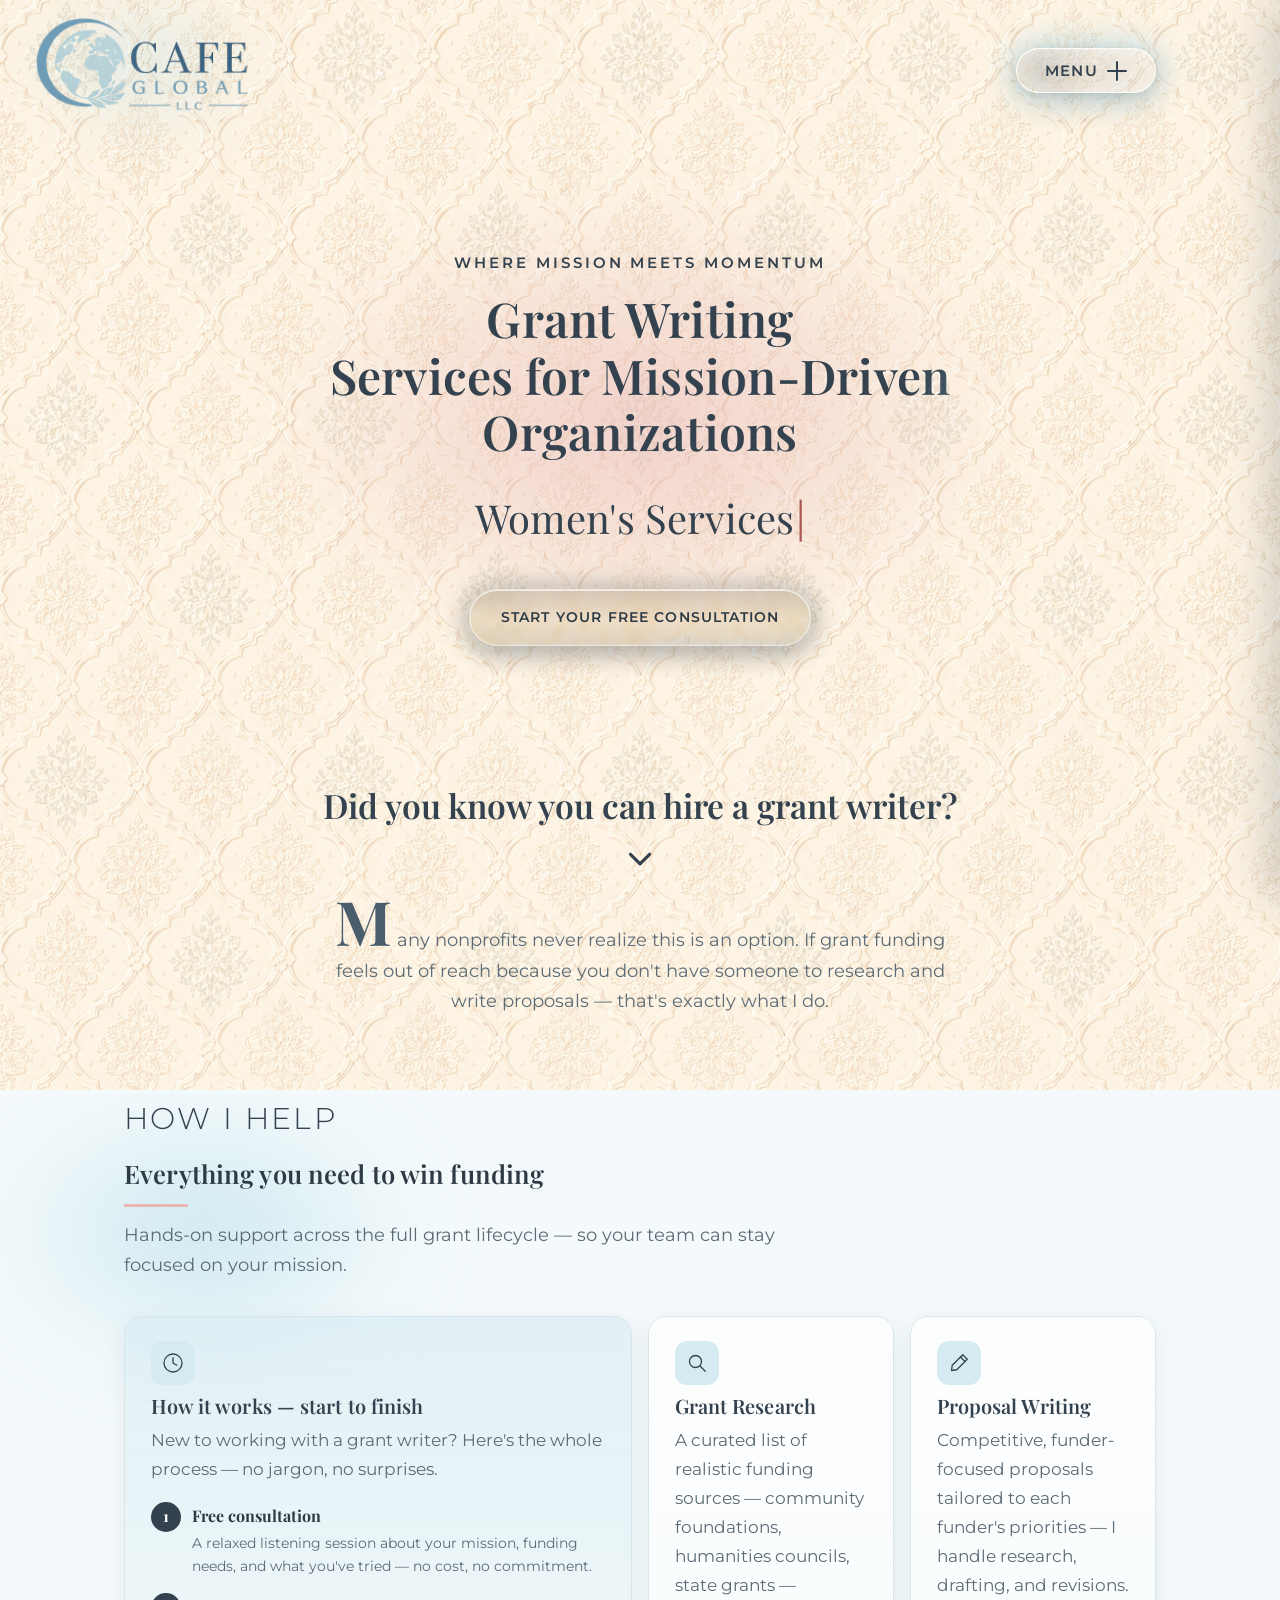
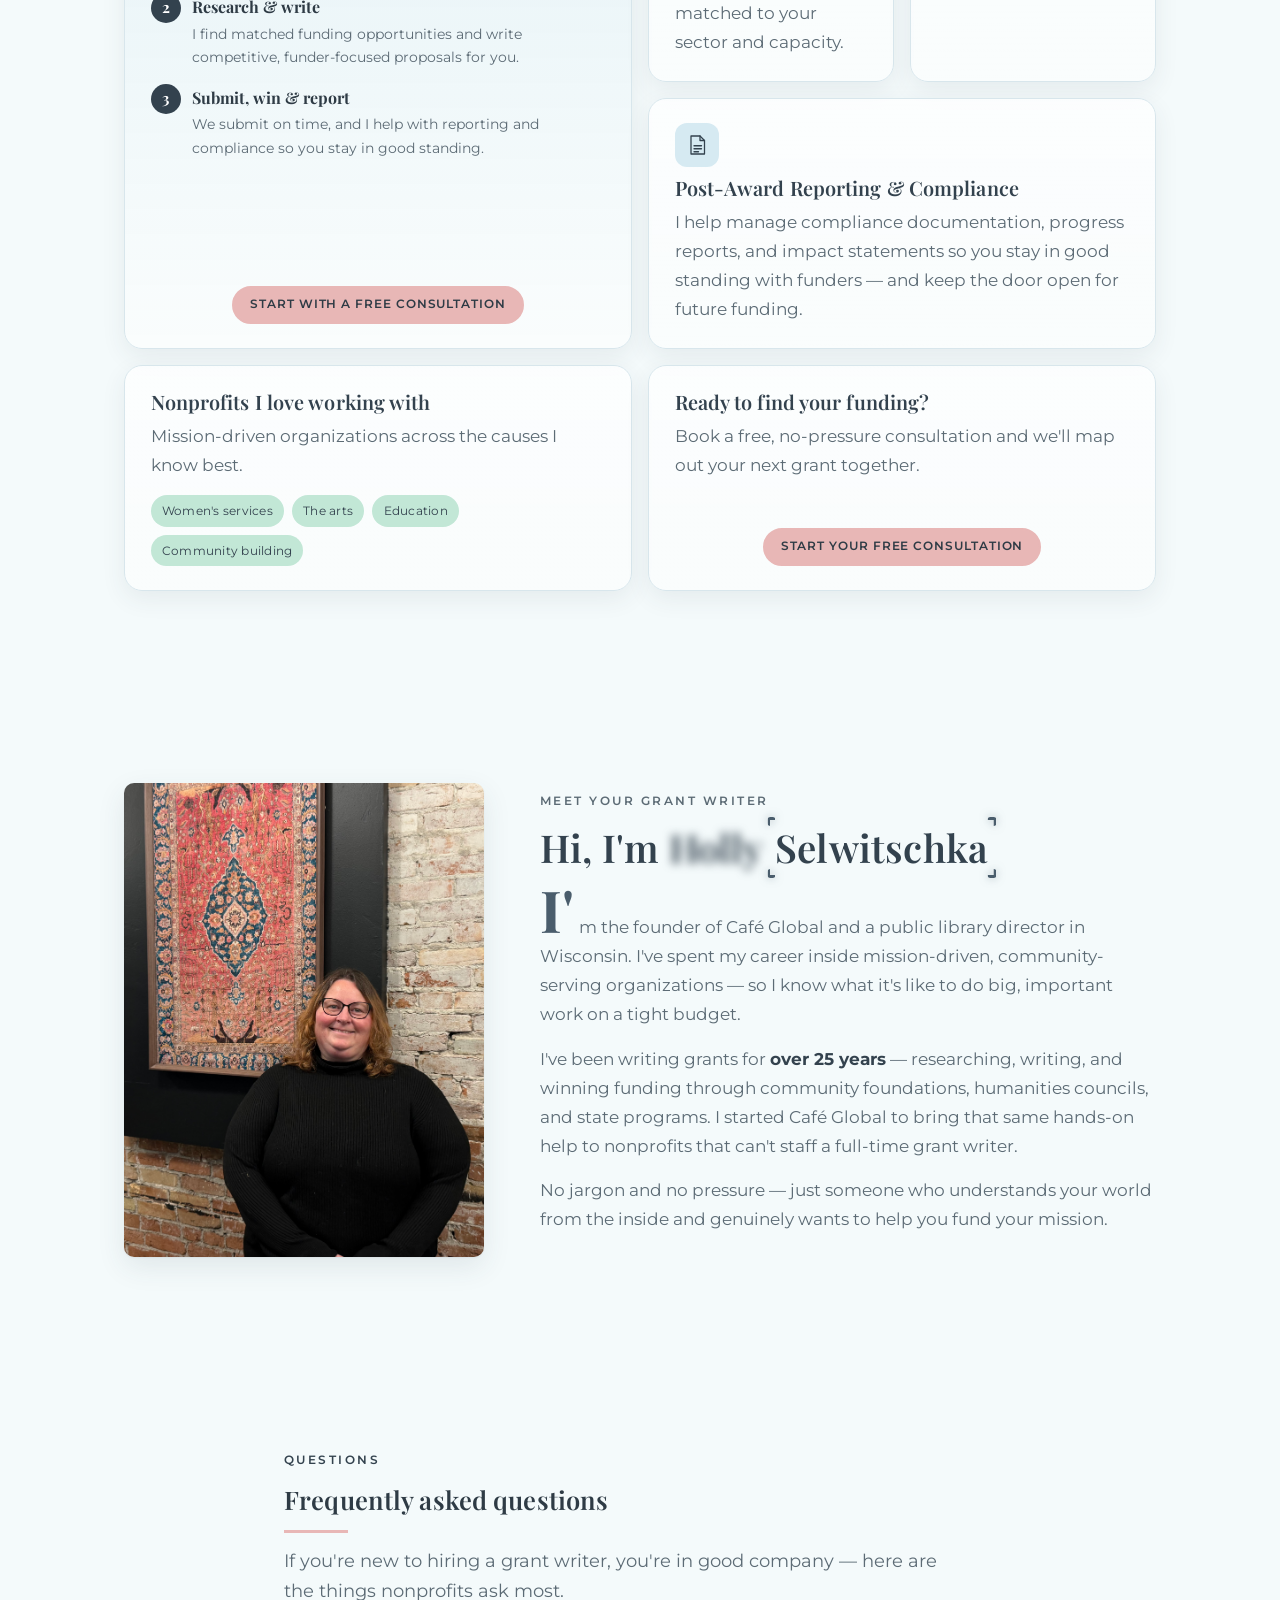
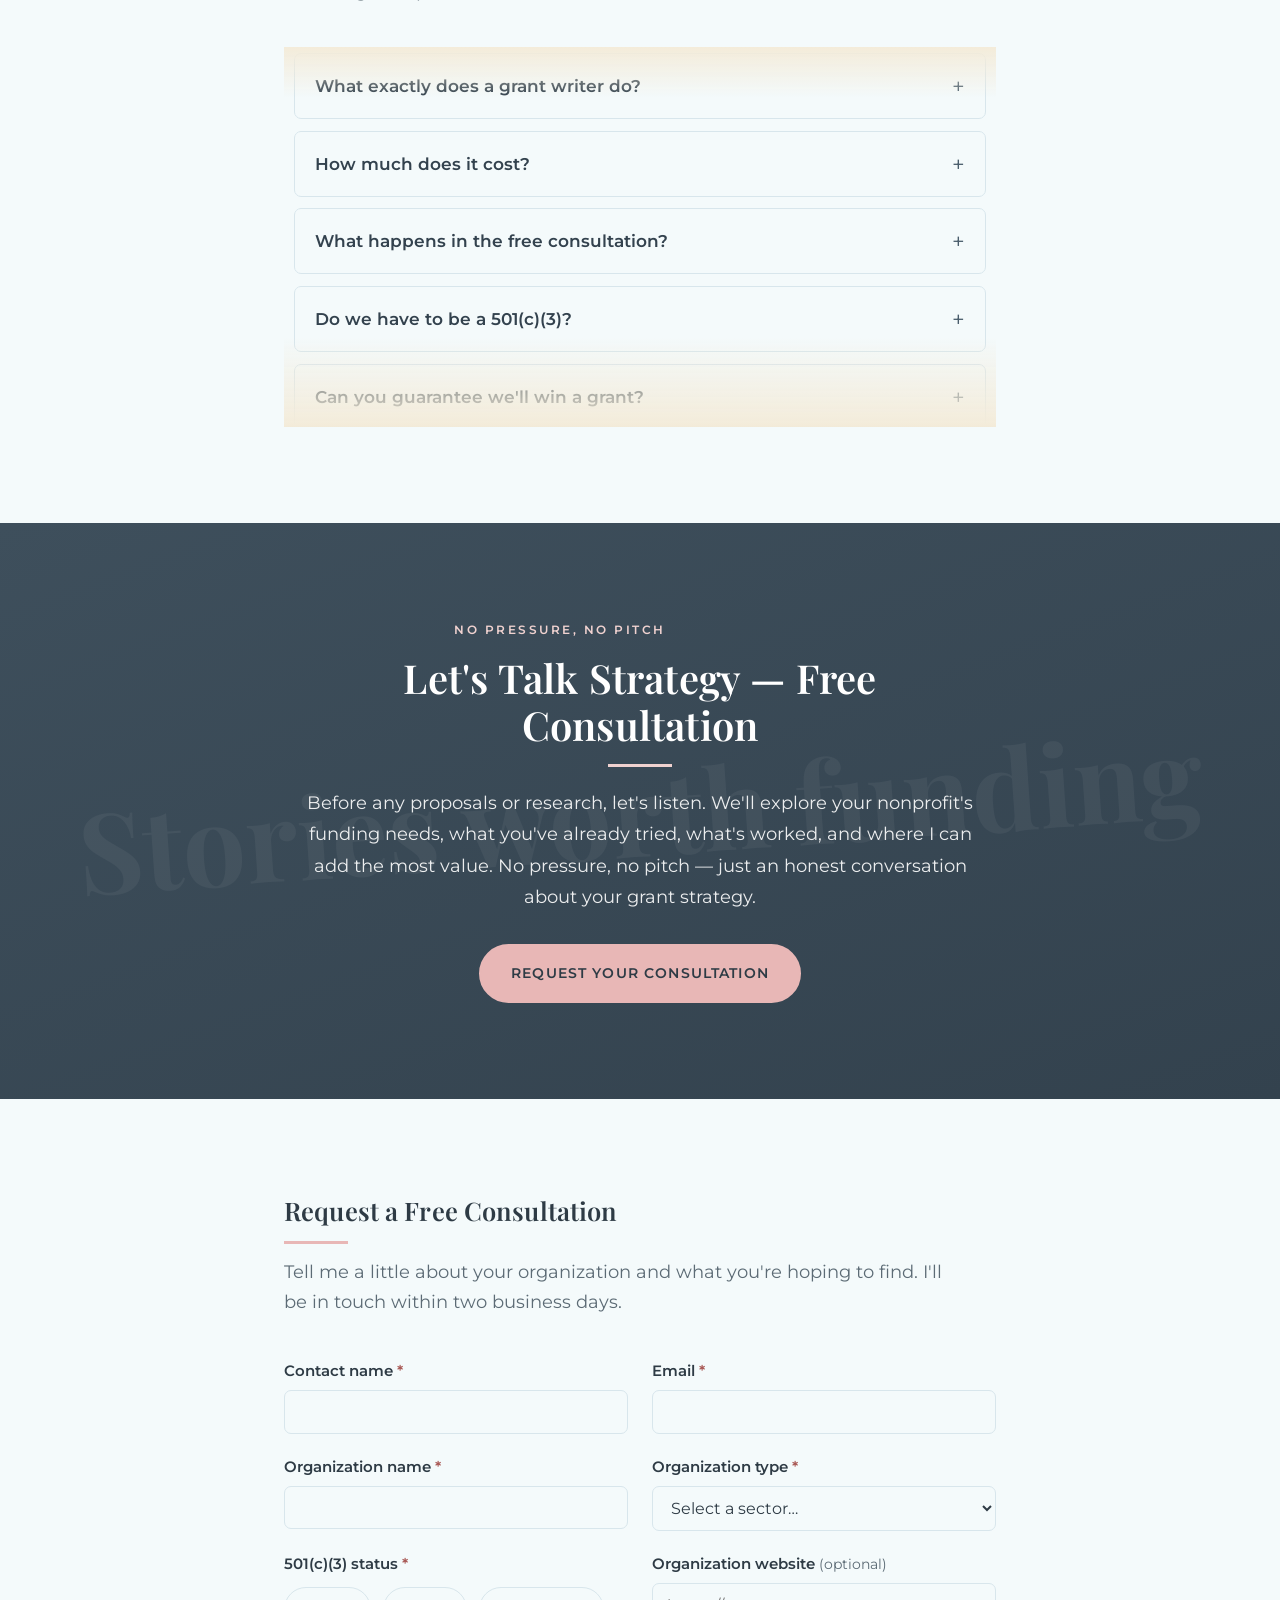
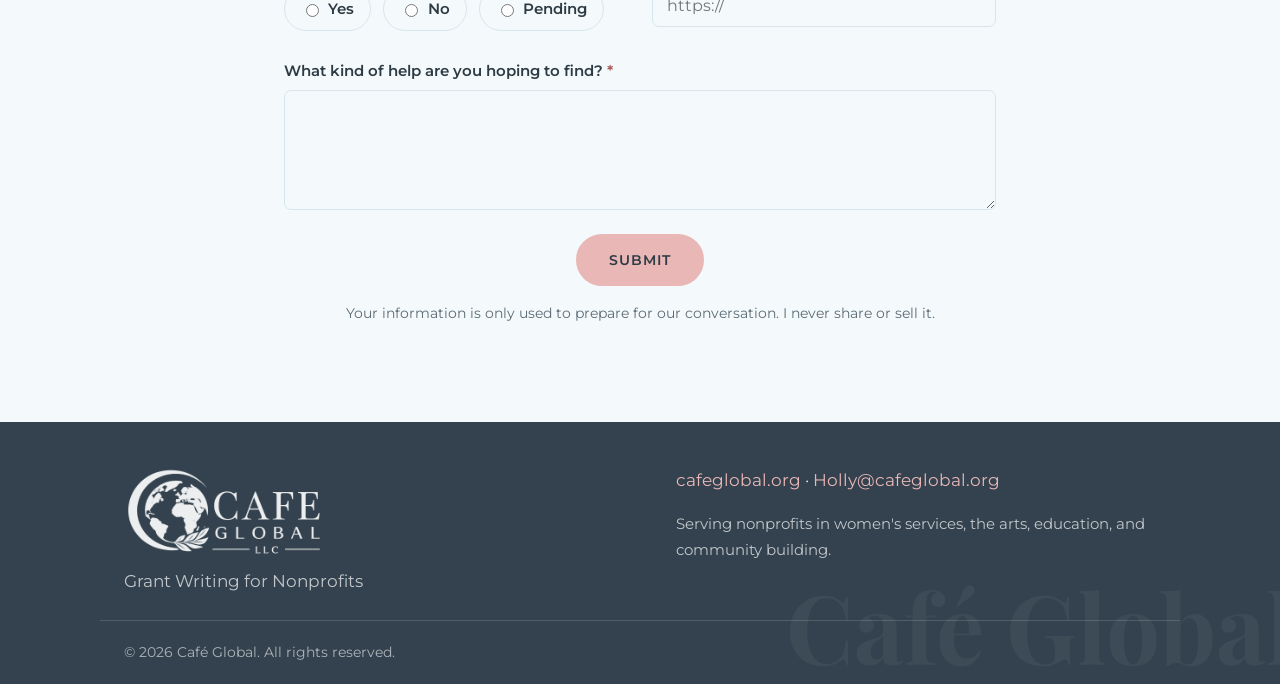
<file: index.html>
<!DOCTYPE html>
<html lang="en">
<head>
  <meta charset="UTF-8" />
  <meta name="viewport" content="width=device-width, initial-scale=1.0" />
  <title>Café Global · Grant Writing Services for Nonprofits</title>
  <meta
    name="description"
    content="Trustworthy, hands-on grant writing help for mission-driven nonprofits. Grant research, proposal writing, and reporting & compliance. Start your free consultation."
  />
  <meta name="theme-color" content="#4A5D6C" />

  <!-- Open Graph / social preview -->
  <meta property="og:title" content="Café Global · Grant Writing for Nonprofits" />
  <meta
    property="og:description"
    content="You're mission-driven. Grant writing shouldn't hold you back. Start your free consultation."
  />
  <meta property="og:type" content="website" />
  <meta property="og:url" content="https://cafeglobal.org" />
  <meta property="og:image" content="https://cafeglobal.org/assets/og-image.jpg" />
  <meta property="og:image:alt" content="Café Global — Grant Writing for Nonprofits" />
  <meta property="og:site_name" content="Café Global" />
  <meta name="twitter:card" content="summary_large_image" />
  <meta name="twitter:title" content="Café Global · Grant Writing for Nonprofits" />
  <meta
    name="twitter:description"
    content="You're mission-driven. Grant writing shouldn't hold you back. Start your free consultation."
  />
  <meta name="twitter:image" content="https://cafeglobal.org/assets/og-image.jpg" />

  <link rel="canonical" href="https://cafeglobal.org" />
  <link rel="icon" href="favicon.svg" type="image/svg+xml" />

  <!-- Fonts: Playfair Display (elegant serif headings) + Montserrat (clean sans body) -->
  <link rel="preconnect" href="https://fonts.googleapis.com" />
  <link rel="preconnect" href="https://fonts.gstatic.com" crossorigin />
  <link
    href="https://fonts.googleapis.com/css2?family=Playfair+Display:ital,wght@0,500;0,600;0,700;1,500&family=Montserrat:wght@400;500;600;700&display=swap"
    rel="stylesheet"
  />

  <link rel="stylesheet" href="styles.css?v=91" />

  <!-- Structured data: helps Google understand the business (local SEO) -->
  <script type="application/ld+json">
  {
    "@context": "https://schema.org",
    "@type": "ProfessionalService",
    "name": "Café Global",
    "description": "Grant writing services for nonprofits — grant research, proposal writing, and post-award reporting & compliance.",
    "url": "https://cafeglobal.org",
    "email": "Holly@cafeglobal.org",
    "founder": { "@type": "Person", "name": "Holly Selwitschka" },
    "areaServed": "United States",
    "knowsAbout": [
      "Grant writing",
      "Grant research",
      "Nonprofit fundraising",
      "Proposal writing",
      "Grant compliance reporting"
    ],
    "serviceType": [
      "Grant Research & Opportunity Identification",
      "Grant Proposal Writing",
      "Post-Award Reporting & Compliance"
    ],
    "audience": {
      "@type": "Audience",
      "audienceType": "Nonprofit organizations in women's services, the arts, education, and community building"
    }
  }
  </script>

  <!--
    ANALYTICS (optional): privacy-friendly, cookie-free. Create a free site at
    https://plausible.io for "cafeglobal.org", then uncomment the line below.
    No banner or consent pop-up required.
  -->
  <!-- <script defer data-domain="cafeglobal.org" src="https://plausible.io/js/script.js"></script> -->
</head>
<body>
  <!-- SVG filter powering the header's liquid-glass refraction/distortion -->
  <svg class="glass-defs" aria-hidden="true" focusable="false">
    <filter id="glass-distortion" x="-20%" y="-20%" width="140%" height="140%">
      <feTurbulence type="fractalNoise" baseFrequency="0.009 0.013" numOctaves="2" seed="7" result="noise" />
      <feGaussianBlur in="noise" stdDeviation="1.4" result="softNoise" />
      <feDisplacementMap in="SourceGraphic" in2="softNoise" scale="46" xChannelSelector="R" yChannelSelector="G" />
    </filter>
    <!-- GlassSurface (React Bits) chromatic-aberration displacement -->
    <filter id="glass-surface-filter" color-interpolation-filters="sRGB" x="0%" y="0%" width="100%" height="100%">
      <feImage id="gs-feimage" x="0" y="0" width="100%" height="100%" preserveAspectRatio="none" result="map" />
      <feDisplacementMap id="gs-red" in="SourceGraphic" in2="map" result="dispRed" />
      <feColorMatrix in="dispRed" type="matrix" values="1 0 0 0 0  0 0 0 0 0  0 0 0 0 0  0 0 0 1 0" result="red" />
      <feDisplacementMap id="gs-green" in="SourceGraphic" in2="map" result="dispGreen" />
      <feColorMatrix in="dispGreen" type="matrix" values="0 0 0 0 0  0 1 0 0 0  0 0 0 0 0  0 0 0 1 0" result="green" />
      <feDisplacementMap id="gs-blue" in="SourceGraphic" in2="map" result="dispBlue" />
      <feColorMatrix in="dispBlue" type="matrix" values="0 0 0 0 0  0 0 0 0 0  0 0 1 0 0  0 0 0 1 0" result="blue" />
      <feBlend in="red" in2="green" mode="screen" result="rg" />
      <feBlend in="rg" in2="blue" mode="screen" result="output" />
      <feGaussianBlur id="gs-blur" in="output" stdDeviation="0" />
    </filter>
  </svg>
  <a class="skip-link" href="#main">Skip to content</a>

  <!-- ============ HEADER ============ -->
  <header class="site-header" id="top">
    <div class="container header-wrap">
      <div class="header-inner">
        <button class="sm-toggle" id="sm-toggle" type="button" aria-label="Open menu" aria-expanded="false" aria-controls="sm-panel">
          <span class="sm-toggle-text">Menu</span>
          <span class="sm-icon" aria-hidden="true">
            <span class="sm-icon-line"></span>
            <span class="sm-icon-line sm-icon-line-v"></span>
          </span>
        </button>
      </div>
    </div>
  </header>

  <!-- ============ STAGGERED MENU ============ -->
  <div class="staggered-menu" id="sm" data-position="right">
    <div class="sm-prelayers" aria-hidden="true">
      <div class="sm-prelayer" style="background:#A7D6E7"></div>
      <div class="sm-prelayer" style="background:#33424E"></div>
    </div>
    <aside class="sm-panel" id="sm-panel" aria-hidden="true" aria-label="Menu">
      <ul class="sm-list" role="list" data-numbering>
        <li class="sm-itemWrap"><a class="sm-item" href="#services"><span class="sm-itemLabel">How I Help</span></a></li>
        <li class="sm-itemWrap"><a class="sm-item" href="#about"><span class="sm-itemLabel">About</span></a></li>
        <li class="sm-itemWrap"><a class="sm-item" href="blog/"><span class="sm-itemLabel">Insights</span></a></li>
        <li class="sm-itemWrap"><a class="sm-item" href="#faq"><span class="sm-itemLabel">FAQ</span></a></li>
        <li class="sm-itemWrap"><a class="sm-item" href="#contact"><span class="sm-itemLabel">Contact</span></a></li>
      </ul>
    </aside>
  </div>

  <main id="main">
    <!-- ============ HERO ============ -->
    <section class="hero" aria-labelledby="hero-heading">
      <!-- Café Global logo, top-left corner -->
      <span class="hero-logo-wrap">
        <img class="hero-logo-img" src="assets/cafe-global-logo.png?v=4" width="924" height="424" alt="Café Global logo" />
      </span>
      <div class="container hero-inner">
        <p class="eyebrow">Where Mission Meets Momentum</p>
        <h1 id="hero-heading">Grant Writing<br />Services for Mission-Driven<br />Organizations</h1>
        <p class="hero-sub">
          <span id="hero-type" class="type" role="text" aria-live="polite"></span><span class="type-cursor" aria-hidden="true">|</span>
        </p>
        <div class="hero-actions">
          <span class="star-border">
            <a class="btn btn-lg" href="#contact">Start Your Free Consultation</a>
          </span>
        </div>
      </div>
      <a class="scroll-cue" href="#awareness-heading" aria-label="Scroll down to learn more">
        <span>Did you know you can hire a grant writer?</span>
        <svg class="scroll-arrow" viewBox="0 0 24 24" fill="none" stroke="currentColor" stroke-width="2" stroke-linecap="round" stroke-linejoin="round" aria-hidden="true"><path d="M6 9l6 6 6-6" /></svg>
      </a>
    </section>

    <!-- ============ AWARENESS BAND ============ -->
    <section class="awareness" id="awareness-heading">
      <div class="container awareness-inner">
        <p class="dropcap" data-blurtext>
          Many nonprofits never realize this is an option. If grant funding feels
          out of reach because you don't have someone to research and write
          proposals — that's exactly what I do.
        </p>
      </div>
    </section>

    <!-- ============ MAGIC BENTO — LIGHT VARIANT ============ -->
    <!-- DEMO A: light, brand-matched. Compare with the dark demo below
         and delete whichever you don't want to keep. -->
    <section class="bento-section bento-section--light section" id="services"
             aria-labelledby="bento-light-heading">
      <div class="container">
        <header class="section-head">
          <p class="eyebrow">How I Help</p>
          <h2 id="bento-light-heading">Everything you need to win funding</h2>
          <p class="section-intro">
            Hands-on support across the full grant lifecycle — so your team can
            stay focused on your mission.
          </p>
        </header>

        <div class="bento-grid bento--light" data-bento data-glow="74, 93, 108"
             data-particles="7" data-spotlight="320">
          <!-- Process (How It Works) -->
          <article class="bento-card bento-card--process">
            <div class="bento-card-icon" aria-hidden="true">
              <svg class="ico" viewBox="0 0 32 32" fill="none" stroke="currentColor" stroke-width="1.7" stroke-linecap="round" stroke-linejoin="round"><circle cx="16" cy="16" r="12"/><path d="M16 9 v7 l5 3"/></svg>
            </div>
            <h3>How it works — start to finish</h3>
            <p>New to working with a grant writer? Here's the whole process — no jargon, no surprises.</p>
            <ol class="bento-steps">
              <li><span class="n">1</span><div><h4>Free consultation</h4><p>A relaxed listening session about your mission, funding needs, and what you've tried — no cost, no commitment.</p></div></li>
              <li><span class="n">2</span><div><h4>Research &amp; write</h4><p>I find matched funding opportunities and write competitive, funder-focused proposals for you.</p></div></li>
              <li><span class="n">3</span><div><h4>Submit, win &amp; report</h4><p>We submit on time, and I help with reporting and compliance so you stay in good standing.</p></div></li>
            </ol>
            <a class="btn btn-sm bento-cta-btn" href="#contact">Start with a free consultation</a>
          </article>

          <!-- Service 1 -->
          <article class="bento-card">
            <div class="bento-card-icon" aria-hidden="true">
              <svg class="ico" viewBox="0 0 32 32" fill="none" stroke="currentColor" stroke-width="1.7" stroke-linecap="round" stroke-linejoin="round"><circle cx="14" cy="14" r="8"/><line x1="20" y1="20" x2="27" y2="27"/></svg>
            </div>
            <h3>Grant Research</h3>
            <p>A curated list of realistic funding sources — community foundations, humanities councils, state grants — matched to your sector and capacity.</p>
          </article>

          <!-- Service 2 -->
          <article class="bento-card">
            <div class="bento-card-icon" aria-hidden="true">
              <svg class="ico" viewBox="0 0 32 32" fill="none" stroke="currentColor" stroke-width="1.7" stroke-linecap="round" stroke-linejoin="round"><path d="M21 5 l6 6 -14 14 -7 1 1 -7 z"/><line x1="18" y1="8" x2="24" y2="14"/></svg>
            </div>
            <h3>Proposal Writing</h3>
            <p>Competitive, funder-focused proposals tailored to each funder's priorities — I handle research, drafting, and revisions.</p>
          </article>

          <!-- Service 3 (wide) -->
          <article class="bento-card bento-card--wide">
            <div class="bento-card-icon" aria-hidden="true">
              <svg class="ico" viewBox="0 0 32 32" fill="none" stroke="currentColor" stroke-width="1.7" stroke-linecap="round" stroke-linejoin="round"><path d="M8 4 h12 l6 6 v18 h-18 z"/><path d="M20 4 v6 h6"/><line x1="12" y1="17" x2="22" y2="17"/><line x1="12" y1="21" x2="22" y2="21"/><line x1="12" y1="25" x2="18" y2="25"/></svg>
            </div>
            <h3>Post-Award Reporting &amp; Compliance</h3>
            <p>I help manage compliance documentation, progress reports, and impact statements so you stay in good standing with funders — and keep the door open for future funding.</p>
          </article>

          <!-- Sectors (wide) -->
          <article class="bento-card bento-card--wide">
            <h3>Nonprofits I love working with</h3>
            <p>Mission-driven organizations across the causes I know best.</p>
            <div class="bento-sectors">
              <span>Women's services</span><span>The arts</span>
              <span>Education</span><span>Community building</span>
            </div>
          </article>

          <!-- CTA (wide) -->
          <article class="bento-card bento-card--wide">
            <h3>Ready to find your funding?</h3>
            <p>Book a free, no-pressure consultation and we'll map out your next grant together.</p>
            <a class="btn btn-sm bento-cta-btn" href="#contact">Start your free consultation</a>
          </article>
        </div>
      </div>
    </section>

    <!-- ============ ABOUT ============ -->
    <section class="about section" id="about" aria-labelledby="about-heading">
      <div class="container about-inner">
        <div class="about-photo">
          <img
            src="assets/holly-about.jpeg"
            sizes="(max-width: 720px) 80vw, 360px"
            width="3255"
            height="4284"
            alt="Holly Selwitschka, founder of Café Global"
            loading="lazy"
          />
        </div>
        <div class="about-body">
          <p class="eyebrow">Meet Your Grant Writer</p>
          <h2 id="about-heading">Hi, I'm
            <span class="focus-container" data-true-focus data-blur="5" data-duration="0.6" data-pause="1.2">
              <span class="focus-word">Holly</span>
              <span class="focus-word">Selwitschka</span>
              <span class="focus-frame" aria-hidden="true">
                <span class="corner top-left"></span><span class="corner top-right"></span>
                <span class="corner bottom-left"></span><span class="corner bottom-right"></span>
              </span>
            </span>
          </h2>
          <p class="dropcap">
            I'm the founder of Café Global and a public library director in
            Wisconsin. I've spent my career inside mission-driven, community-serving
            organizations — so I know what it's like to do big, important work on a
            tight budget.
          </p>
          <p>
            I've been writing grants for <strong>over 25 years</strong> —
            researching, writing, and winning funding through community
            foundations, humanities councils, and state programs. I started Café
            Global to bring that same hands-on help to nonprofits that can't staff
            a full-time grant writer.
          </p>
          <p>
            No jargon and no pressure — just someone who understands your world from
            the inside and genuinely wants to help you fund your mission.
          </p>
        </div>
      </div>
    </section>

    <!-- ============ TESTIMONIALS (ready to enable) ============ -->
    <!--
      When you have your first client quote, delete this comment wrapper and the
      section below will appear. Add or remove <figure> blocks as needed.

    <section class="testimonials section" aria-labelledby="testimonials-heading">
      <div class="container">
        <header class="section-head">
          <p class="eyebrow">Kind Words</p>
          <h2 id="testimonials-heading">What clients say</h2>
        </header>
        <div class="quote-grid">
          <figure class="quote">
            <blockquote>"Holly made grant funding feel possible for the first time."</blockquote>
            <figcaption>— Name, Title, Organization</figcaption>
          </figure>
        </div>
      </div>
    </section>
    -->

    <!-- ============ FAQ ============ -->
    <section class="faq section" id="faq" aria-labelledby="faq-heading">
      <div class="container faq-inner">
        <header class="section-head">
          <p class="eyebrow">Questions</p>
          <h2 id="faq-heading">Frequently asked questions</h2>
          <p class="section-intro">
            If you're new to hiring a grant writer, you're in good company — here
            are the things nonprofits ask most.
          </p>
        </header>

        <!-- AnimatedList (React Bits) ported to vanilla — scrollable, scroll-in
             animation, gradient fades, hover/arrow selection -->
        <div class="scroll-list-container faq-list faq-marquee" data-animated-list data-loop>
          <div class="scroll-list no-scrollbar" aria-label="Frequently asked questions list">
            <div class="al-track">
            <details class="faq-item al-item" data-index="0">
              <summary>What exactly does a grant writer do?</summary>
              <p>
                I find grant opportunities that fit your mission, write the proposals
                that funders want to see, and help with the reporting after you win.
                Think of it as borrowing an experienced development staffer — without
                the full-time hire.
              </p>
            </details>

            <details class="faq-item al-item" data-index="1">
              <summary>How much does it cost?</summary>
              <p>
                Every nonprofit is different, so I scope each engagement to your needs
                and budget. The first consultation is always free — we'll talk through
                options before you commit to anything.
              </p>
            </details>

            <details class="faq-item al-item" data-index="2">
              <summary>What happens in the free consultation?</summary>
              <p>
                It's a relaxed listening session — usually a phone or video call. You
                share your funding goals, what you've tried, and what's worked, and I'll
                tell you honestly where I can help. No pressure and no pitch.
              </p>
            </details>

            <details class="faq-item al-item" data-index="3">
              <summary>Do we have to be a 501(c)(3)?</summary>
              <p>
                Most funders require it, but not all — and "pending" status is fine for
                a conversation. Tell me where you are on the contact form and we'll
                figure out the best path together.
              </p>
            </details>

            <details class="faq-item al-item" data-index="4">
              <summary>Can you guarantee we'll win a grant?</summary>
              <p>
                No one honestly can — funding is competitive. What I can promise is
                well-researched, well-written, on-time proposals that give you a real
                shot, backed by over 25 years of hands-on grant-writing experience.
              </p>
            </details>

            <details class="faq-item al-item" data-index="5">
              <summary>Do you work with organizations outside Wisconsin?</summary>
              <p>
                Yes — I work with nonprofits remotely, so location isn't a barrier.
                Let's talk about your goals on a free consultation.
              </p>
            </details>
            </div>
          </div>
          <div class="top-gradient" aria-hidden="true"></div>
          <div class="bottom-gradient" aria-hidden="true"></div>
        </div>
      </div>
    </section>

    <!-- ============ FREE CONSULTATION ============ -->
    <section class="consultation section" id="consultation" aria-labelledby="consultation-heading">
      <div class="container consultation-inner">
        <p class="eyebrow eyebrow-light">No pressure, no pitch</p>
        <h2 id="consultation-heading">Let's Talk Strategy — Free Consultation</h2>
        <p class="consultation-body">
          Before any proposals or research, let's listen. We'll explore your
          nonprofit's funding needs, what you've already tried, what's worked, and
          where I can add the most value. No pressure, no pitch — just an honest
          conversation about your grant strategy.
        </p>
        <a class="btn btn-lg" href="#contact">Request Your Consultation</a>
      </div>
    </section>

    <!-- ============ CONTACT FORM ============ -->
    <section class="contact section" id="contact" aria-labelledby="contact-heading">
      <div class="container contact-inner">
        <header class="section-head">
          <h2 id="contact-heading">Request a Free Consultation</h2>
          <p class="section-intro">
            Tell me a little about your organization and what you're hoping to
            find. I'll be in touch within two business days.
          </p>
        </header>

        <!--
          FORM SETUP → Google Sheet (free, no third-party service):
          1. Create a Google Sheet in Holly's account; share it with
             holly@cafeglobal.org.
          2. Extensions → Apps Script; paste apps-script/Code.gs from this repo.
          3. Deploy → New deployment → Web app (Execute as: Me, Access: Anyone).
          4. Paste the resulting .../exec URL into the action attribute below.
          Full steps are in README.md. Submissions land in the Sheet and email
          Holly automatically.
        -->
        <form
          class="contact-form"
          id="consultation-form"
          action="https://script.google.com/macros/s/REPLACE_WITH_YOUR_DEPLOYMENT_ID/exec"
          method="POST"
          novalidate
        >
          <div class="field">
            <label for="contact-name">Contact name <span class="req" aria-hidden="true">*</span></label>
            <input type="text" id="contact-name" name="contact_name" autocomplete="name" required />
            <p class="error" data-error-for="contact-name" hidden></p>
          </div>

          <div class="field">
            <label for="email">Email <span class="req" aria-hidden="true">*</span></label>
            <input type="email" id="email" name="email" autocomplete="email" required />
            <p class="error" data-error-for="email" hidden></p>
          </div>

          <div class="field">
            <label for="org-name">Organization name <span class="req" aria-hidden="true">*</span></label>
            <input type="text" id="org-name" name="organization_name" autocomplete="organization" required />
            <p class="error" data-error-for="org-name" hidden></p>
          </div>

          <div class="field">
            <label for="org-type">Organization type <span class="req" aria-hidden="true">*</span></label>
            <select id="org-type" name="organization_type" required>
              <option value="" disabled selected>Select a sector…</option>
              <option value="Women's services">Women's services</option>
              <option value="The arts">The arts</option>
              <option value="Education">Education</option>
              <option value="Community building">Community building</option>
              <option value="Other">Other</option>
            </select>
            <p class="error" data-error-for="org-type" hidden></p>
          </div>

          <fieldset class="field field-radio">
            <legend>501(c)(3) status <span class="req" aria-hidden="true">*</span></legend>
            <div class="radio-row">
              <label class="radio">
                <input type="radio" name="nonprofit_status" value="Yes" required />
                <span>Yes</span>
              </label>
              <label class="radio">
                <input type="radio" name="nonprofit_status" value="No" />
                <span>No</span>
              </label>
              <label class="radio">
                <input type="radio" name="nonprofit_status" value="Pending" />
                <span>Pending</span>
              </label>
            </div>
            <p class="error" data-error-for="nonprofit_status" hidden></p>
          </fieldset>

          <div class="field">
            <label for="website">Organization website <span class="optional">(optional)</span></label>
            <input type="url" id="website" name="website" placeholder="https://" autocomplete="url" />
            <p class="error" data-error-for="website" hidden></p>
          </div>

          <div class="field field-full">
            <label for="message">What kind of help are you hoping to find? <span class="req" aria-hidden="true">*</span></label>
            <textarea id="message" name="message" rows="5" required></textarea>
            <p class="error" data-error-for="message" hidden></p>
          </div>

          <!-- Honeypot anti-spam field (hidden from humans) -->
          <div class="hp" aria-hidden="true">
            <label for="company">Company</label>
            <input type="text" id="company" name="_gotcha" tabindex="-1" autocomplete="off" />
          </div>

          <div class="field field-full form-actions">
            <button type="submit" class="btn btn-lg">Submit</button>
            <p class="form-note">Your information is only used to prepare for our conversation. I never share or sell it.</p>
          </div>

          <p class="form-status" id="form-status" role="status" aria-live="polite" hidden></p>
        </form>
      </div>
    </section>
  </main>

  <!-- ============ FOOTER ============ -->
  <footer class="site-footer">
    <div class="container footer-inner">
      <div class="footer-brand">
        <img class="footer-logo" src="assets/cafe-global-logo.png?v=4" width="924" height="424" alt="Café Global" />
        <p class="footer-tag">Grant Writing for Nonprofits</p>
      </div>
      <div class="footer-contact">
        <p>
          <a href="https://cafeglobal.org">cafeglobal.org</a>
          · <a href="mailto:Holly@cafeglobal.org">Holly@cafeglobal.org</a>
        </p>
        <p class="footer-sectors">
          Serving nonprofits in women's services, the arts, education, and
          community building.
        </p>
      </div>
    </div>
    <div class="container footer-legal">
      <p>&copy; <span id="year">2026</span> Café Global. All rights reserved.</p>
    </div>
  </footer>

  <script src="script.js?v=12" defer></script>
  <script src="texttype.js?v=1" defer></script>
  <script src="blurtext.js?v=2" defer></script>
  <script src="staggeredmenu.js?v=2" defer></script>
  <script src="glasssurface.js?v=1" defer></script>
  <script src="magicbento.js?v=1" defer></script>
  <script src="animatedlist.js?v=3" defer></script>
  <script src="truefocus.js?v=1" defer></script>
</body>
</html>
</file>
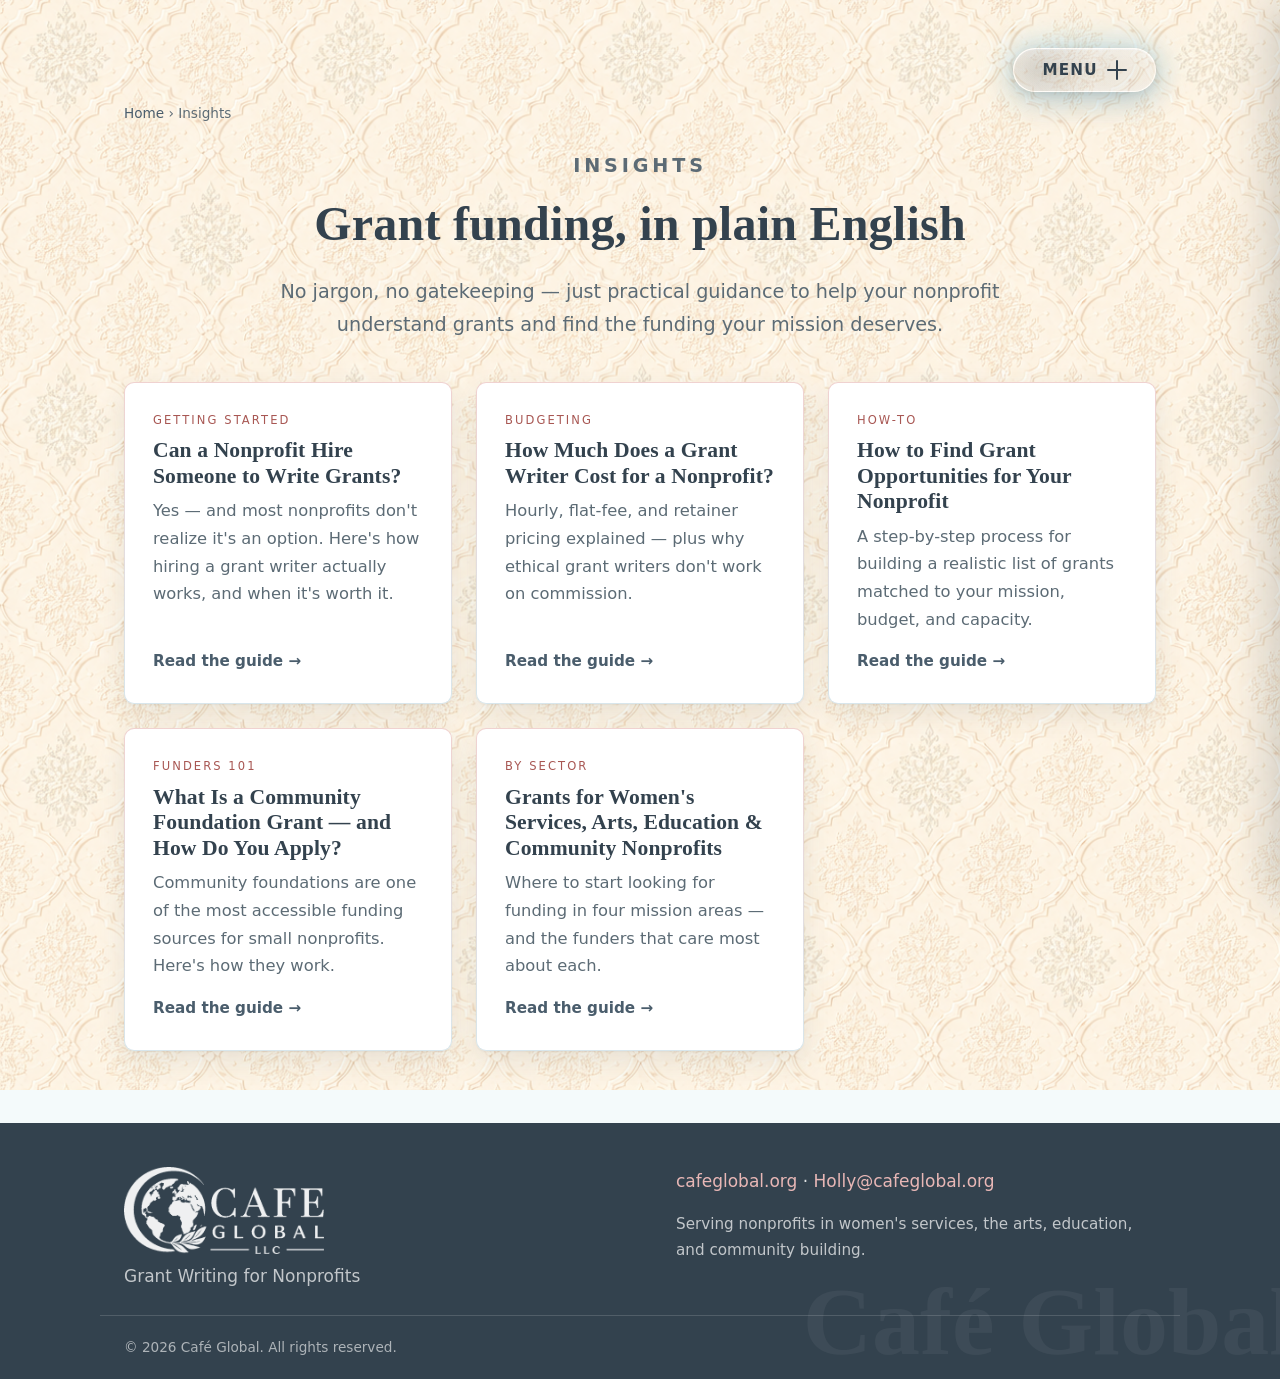
<file: blog/index.html>
<!DOCTYPE html>
<html lang="en">
<head>
  <meta charset="UTF-8" />
  <meta name="viewport" content="width=device-width, initial-scale=1.0" />
  <title>Insights — Grant Writing for Nonprofits | Café Global</title>
  <meta
    name="description"
    content="Practical, plain-English guides to grant funding for nonprofits: how to hire a grant writer, what it costs, how to find grants, and where to look by sector."
  />
  <meta name="theme-color" content="#2C5E4F" />

  <meta property="og:title" content="Insights — Grant Writing for Nonprofits | Café Global" />
  <meta property="og:description" content="Plain-English guides to grant funding for nonprofits — hiring a grant writer, costs, finding grants, and sector-specific funding." />
  <meta property="og:type" content="website" />
  <meta property="og:url" content="https://cafeglobal.org/blog/" />
  <meta property="og:image" content="https://cafeglobal.org/assets/og-image.jpg" />
  <meta name="twitter:card" content="summary_large_image" />

  <link rel="canonical" href="https://cafeglobal.org/blog/" />
  <link rel="icon" href="../favicon.svg" type="image/svg+xml" />

  <link rel="preconnect" href="https://fonts.googleapis.com" />
  <link rel="preconnect" href="https://fonts.gstatic.com" crossorigin />
  <link
    href="https://fonts.googleapis.com/css2?family=Cinzel:wght@500;600;700&family=EB+Garamond:ital,wght@0,400;0,500;0,600;1,400&family=Inter:wght@400;500;600&display=swap"
    rel="stylesheet"
  />
  <link rel="stylesheet" href="../styles.css?v=90" />

  <script type="application/ld+json">
  {
    "@context": "https://schema.org",
    "@type": "Blog",
    "name": "Café Global Insights",
    "description": "Plain-English guides to grant funding for nonprofits.",
    "url": "https://cafeglobal.org/blog/",
    "publisher": { "@type": "Organization", "name": "Café Global", "url": "https://cafeglobal.org" },
    "blogPost": [
      { "@type": "BlogPosting", "headline": "Can a Nonprofit Hire Someone to Write Grants?", "url": "https://cafeglobal.org/blog/can-a-nonprofit-hire-a-grant-writer.html" },
      { "@type": "BlogPosting", "headline": "How Much Does a Grant Writer Cost for a Nonprofit?", "url": "https://cafeglobal.org/blog/how-much-does-a-grant-writer-cost.html" },
      { "@type": "BlogPosting", "headline": "How to Find Grant Opportunities for Your Nonprofit", "url": "https://cafeglobal.org/blog/how-to-find-grants-for-your-nonprofit.html" },
      { "@type": "BlogPosting", "headline": "What Is a Community Foundation Grant?", "url": "https://cafeglobal.org/blog/what-is-a-community-foundation-grant.html" },
      { "@type": "BlogPosting", "headline": "Grants for Women's Services, Arts, Education & Community Nonprofits", "url": "https://cafeglobal.org/blog/grants-by-sector-women-arts-education-community.html" }
    ]
  }
  </script>
</head>
<body>
  <!-- SVG filter powering the header's liquid-glass refraction/distortion -->
  <svg class="glass-defs" aria-hidden="true" focusable="false">
    <filter id="glass-distortion" x="-20%" y="-20%" width="140%" height="140%">
      <feTurbulence type="fractalNoise" baseFrequency="0.009 0.013" numOctaves="2" seed="7" result="noise" />
      <feGaussianBlur in="noise" stdDeviation="1.4" result="softNoise" />
      <feDisplacementMap in="SourceGraphic" in2="softNoise" scale="46" xChannelSelector="R" yChannelSelector="G" />
    </filter>
    <filter id="glass-surface-filter" color-interpolation-filters="sRGB" x="0%" y="0%" width="100%" height="100%">
      <feImage id="gs-feimage" x="0" y="0" width="100%" height="100%" preserveAspectRatio="none" result="map" />
      <feDisplacementMap id="gs-red" in="SourceGraphic" in2="map" result="dispRed" />
      <feColorMatrix in="dispRed" type="matrix" values="1 0 0 0 0  0 0 0 0 0  0 0 0 0 0  0 0 0 1 0" result="red" />
      <feDisplacementMap id="gs-green" in="SourceGraphic" in2="map" result="dispGreen" />
      <feColorMatrix in="dispGreen" type="matrix" values="0 0 0 0 0  0 1 0 0 0  0 0 0 0 0  0 0 0 1 0" result="green" />
      <feDisplacementMap id="gs-blue" in="SourceGraphic" in2="map" result="dispBlue" />
      <feColorMatrix in="dispBlue" type="matrix" values="0 0 0 0 0  0 0 0 0 0  0 0 1 0 0  0 0 0 1 0" result="blue" />
      <feBlend in="red" in2="green" mode="screen" result="rg" />
      <feBlend in="rg" in2="blue" mode="screen" result="output" />
      <feGaussianBlur id="gs-blur" in="output" stdDeviation="0" />
    </filter>
  </svg>
  <a class="skip-link" href="#main">Skip to content</a>

  <!-- ============ HEADER (menu bubble) ============ -->
  <header class="site-header" id="top">
    <div class="container header-wrap">
      <div class="header-inner">
        <button class="sm-toggle" id="sm-toggle" type="button" aria-label="Open menu" aria-expanded="false" aria-controls="sm-panel">
          <span class="sm-toggle-text">Menu</span>
          <span class="sm-icon" aria-hidden="true">
            <span class="sm-icon-line"></span>
            <span class="sm-icon-line sm-icon-line-v"></span>
          </span>
        </button>
      </div>
    </div>
  </header>

  <!-- ============ STAGGERED MENU ============ -->
  <div class="staggered-menu" id="sm" data-position="right">
    <div class="sm-prelayers" aria-hidden="true">
      <div class="sm-prelayer" style="background:#A7D6E7"></div>
      <div class="sm-prelayer" style="background:#33424E"></div>
    </div>
    <aside class="sm-panel" id="sm-panel" aria-hidden="true" aria-label="Menu">
      <ul class="sm-list" role="list" data-numbering>
        <li class="sm-itemWrap"><a class="sm-item" href="../#services"><span class="sm-itemLabel">How I Help</span></a></li>
        <li class="sm-itemWrap"><a class="sm-item" href="../#about"><span class="sm-itemLabel">About</span></a></li>
        <li class="sm-itemWrap"><a class="sm-item" href="./"><span class="sm-itemLabel">Insights</span></a></li>
        <li class="sm-itemWrap"><a class="sm-item" href="../#faq"><span class="sm-itemLabel">FAQ</span></a></li>
        <li class="sm-itemWrap"><a class="sm-item" href="../#contact"><span class="sm-itemLabel">Contact</span></a></li>
      </ul>
    </aside>
  </div>

  <main id="main" class="blog-main">
    <div class="container">
      <nav class="breadcrumb" aria-label="Breadcrumb">
        <a href="../">Home</a> › <span>Insights</span>
      </nav>

      <div class="blog-hero">
        <p class="eyebrow">Insights</p>
        <h1>Grant funding, in plain English</h1>
        <p>
          No jargon, no gatekeeping — just practical guidance to help your
          nonprofit understand grants and find the funding your mission deserves.
        </p>
      </div>

      <div class="post-grid">
        <a class="post-card" href="can-a-nonprofit-hire-a-grant-writer.html">
          <span class="cat">Getting Started</span>
          <h2>Can a Nonprofit Hire Someone to Write Grants?</h2>
          <p>Yes — and most nonprofits don't realize it's an option. Here's how hiring a grant writer actually works, and when it's worth it.</p>
          <span class="more">Read the guide →</span>
        </a>

        <a class="post-card" href="how-much-does-a-grant-writer-cost.html">
          <span class="cat">Budgeting</span>
          <h2>How Much Does a Grant Writer Cost for a Nonprofit?</h2>
          <p>Hourly, flat-fee, and retainer pricing explained — plus why ethical grant writers don't work on commission.</p>
          <span class="more">Read the guide →</span>
        </a>

        <a class="post-card" href="how-to-find-grants-for-your-nonprofit.html">
          <span class="cat">How-To</span>
          <h2>How to Find Grant Opportunities for Your Nonprofit</h2>
          <p>A step-by-step process for building a realistic list of grants matched to your mission, budget, and capacity.</p>
          <span class="more">Read the guide →</span>
        </a>

        <a class="post-card" href="what-is-a-community-foundation-grant.html">
          <span class="cat">Funders 101</span>
          <h2>What Is a Community Foundation Grant — and How Do You Apply?</h2>
          <p>Community foundations are one of the most accessible funding sources for small nonprofits. Here's how they work.</p>
          <span class="more">Read the guide →</span>
        </a>

        <a class="post-card" href="grants-by-sector-women-arts-education-community.html">
          <span class="cat">By Sector</span>
          <h2>Grants for Women's Services, Arts, Education &amp; Community Nonprofits</h2>
          <p>Where to start looking for funding in four mission areas — and the funders that care most about each.</p>
          <span class="more">Read the guide →</span>
        </a>
      </div>
    </div>
  </main>

  <footer class="site-footer">
    <div class="container footer-inner">
      <div class="footer-brand">
        <img class="footer-logo" src="../assets/logo-light.png" alt="Café Global" width="900" height="390" />
        <p class="footer-tag">Grant Writing for Nonprofits</p>
      </div>
      <div class="footer-contact">
        <p>
          <a href="https://cafeglobal.org">cafeglobal.org</a>
          · <a href="mailto:Holly@cafeglobal.org">Holly@cafeglobal.org</a>
        </p>
        <p class="footer-sectors">
          Serving nonprofits in women's services, the arts, education, and
          community building.
        </p>
      </div>
    </div>
    <div class="container footer-legal">
      <p>&copy; <span id="year">2026</span> Café Global. All rights reserved.</p>
    </div>
  </footer>

  <script>
    document.getElementById("year").textContent = new Date().getFullYear();
  </script>
  <script src="../script.js?v=12" defer></script>
  <script src="../staggeredmenu.js?v=2" defer></script>
  <script src="../glasssurface.js?v=1" defer></script>
</body>
</html>
</file>
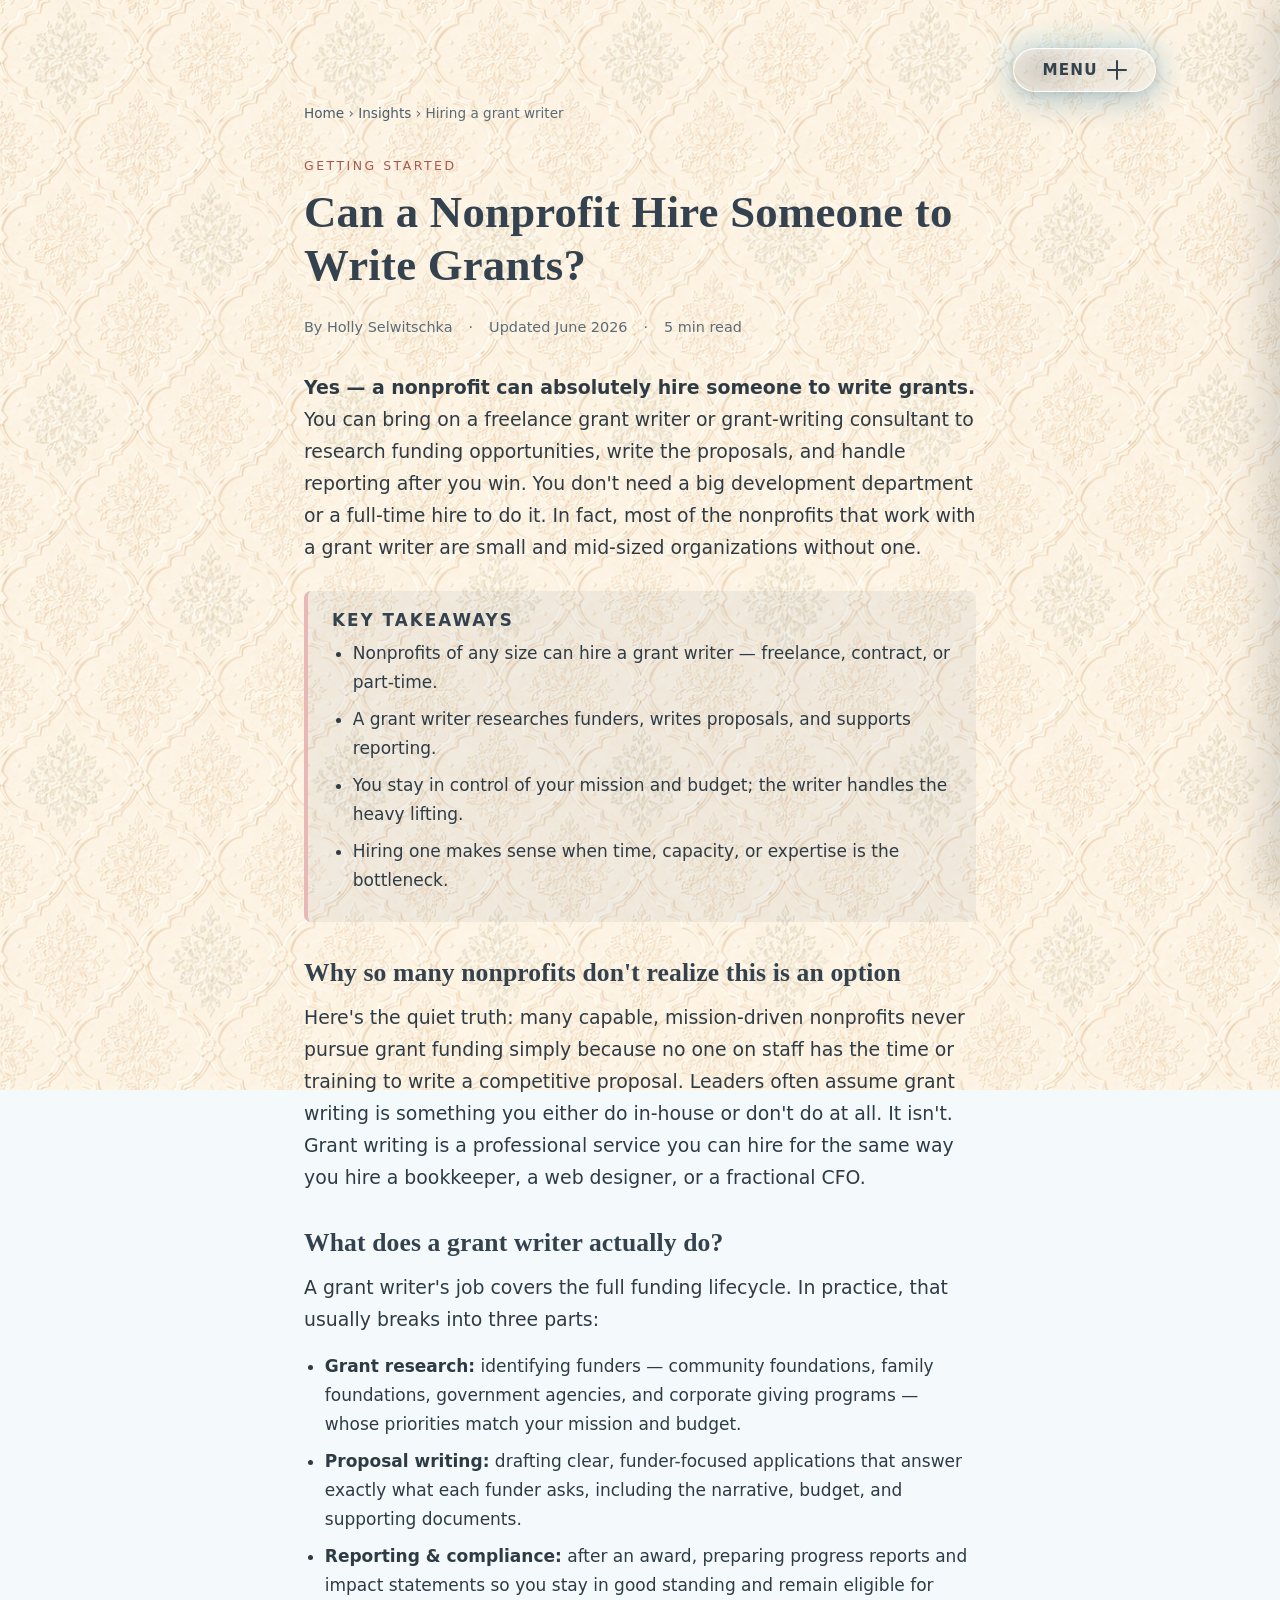
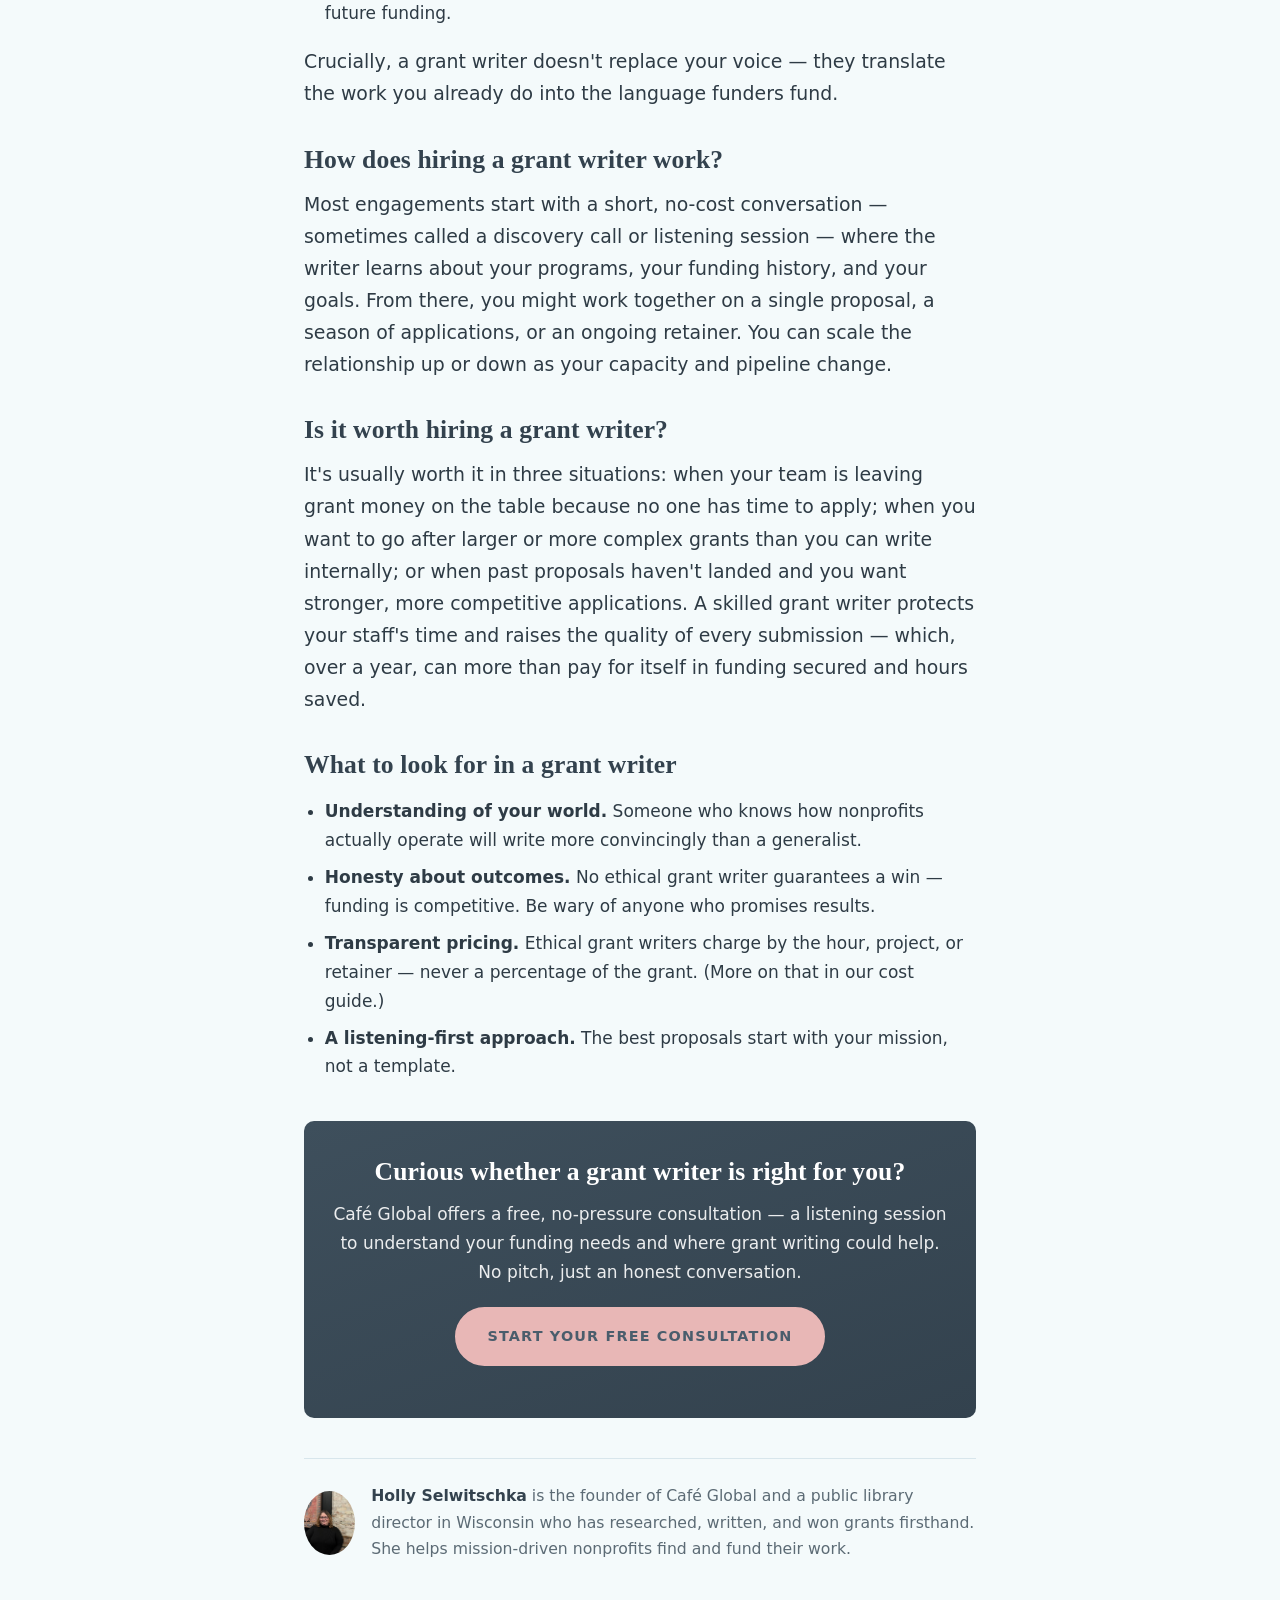
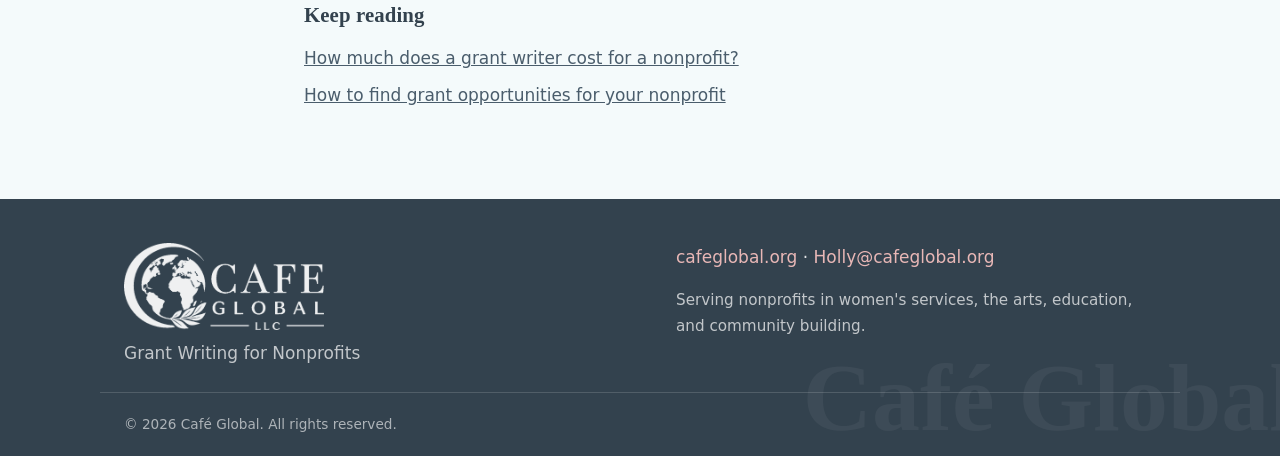
<file: blog/can-a-nonprofit-hire-a-grant-writer.html>
<!DOCTYPE html>
<html lang="en">
<head>
  <meta charset="UTF-8" />
  <meta name="viewport" content="width=device-width, initial-scale=1.0" />
  <title>Can a Nonprofit Hire Someone to Write Grants? (Yes — Here's How) | Café Global</title>
  <meta
    name="description"
    content="Yes, nonprofits can hire a freelance grant writer to research and write grant proposals. Here's how it works, what they do, and when hiring one is worth it."
  />
  <meta name="theme-color" content="#2C5E4F" />

  <meta property="og:title" content="Can a Nonprofit Hire Someone to Write Grants?" />
  <meta property="og:description" content="Yes — and most nonprofits don't realize it's an option. How hiring a grant writer works, and when it's worth it." />
  <meta property="og:type" content="article" />
  <meta property="og:url" content="https://cafeglobal.org/blog/can-a-nonprofit-hire-a-grant-writer.html" />
  <meta property="og:image" content="https://cafeglobal.org/assets/og-image.jpg" />
  <meta name="twitter:card" content="summary_large_image" />

  <link rel="canonical" href="https://cafeglobal.org/blog/can-a-nonprofit-hire-a-grant-writer.html" />
  <link rel="icon" href="../favicon.svg" type="image/svg+xml" />

  <link rel="preconnect" href="https://fonts.googleapis.com" />
  <link rel="preconnect" href="https://fonts.gstatic.com" crossorigin />
  <link href="https://fonts.googleapis.com/css2?family=Cinzel:wght@500;600;700&family=EB+Garamond:ital,wght@0,400;0,500;0,600;1,400&family=Inter:wght@400;500;600&display=swap" rel="stylesheet" />
  <link rel="stylesheet" href="../styles.css?v=90" />

  <script type="application/ld+json">
  {
    "@context": "https://schema.org",
    "@type": "Article",
    "headline": "Can a Nonprofit Hire Someone to Write Grants?",
    "description": "Yes, nonprofits can hire a freelance grant writer to research and write grant proposals. Here's how it works and when it's worth it.",
    "image": "https://cafeglobal.org/assets/og-image.jpg",
    "datePublished": "2026-06-25",
    "dateModified": "2026-06-25",
    "author": { "@type": "Person", "name": "Holly Selwitschka" },
    "publisher": { "@type": "Organization", "name": "Café Global", "url": "https://cafeglobal.org" },
    "mainEntityOfPage": "https://cafeglobal.org/blog/can-a-nonprofit-hire-a-grant-writer.html"
  }
  </script>
  <script type="application/ld+json">
  {
    "@context": "https://schema.org",
    "@type": "FAQPage",
    "mainEntity": [
      { "@type": "Question", "name": "Can a nonprofit hire someone to write grants?", "acceptedAnswer": { "@type": "Answer", "text": "Yes. Nonprofits can hire a freelance grant writer or grant-writing consultant to research funding opportunities, write proposals, and manage reporting. You do not need an in-house development department to work with a grant writer." } },
      { "@type": "Question", "name": "What does a grant writer do for a nonprofit?", "acceptedAnswer": { "@type": "Answer", "text": "A grant writer researches grants that fit your mission and budget, writes funder-focused proposals, and helps with post-award reporting and compliance. They handle the research, drafting, and revisions so your staff can focus on programs." } },
      { "@type": "Question", "name": "Is it worth hiring a grant writer?", "acceptedAnswer": { "@type": "Answer", "text": "It is usually worth it when your team lacks the time or expertise to research and write competitive proposals, when you are leaving grant funding on the table, or when you want to pursue larger or more complex grants. A good grant writer saves staff time and improves proposal quality." } }
    ]
  }
  </script>
  <script type="application/ld+json">
  {
    "@context": "https://schema.org",
    "@type": "BreadcrumbList",
    "itemListElement": [
      { "@type": "ListItem", "position": 1, "name": "Home", "item": "https://cafeglobal.org/" },
      { "@type": "ListItem", "position": 2, "name": "Insights", "item": "https://cafeglobal.org/blog/" },
      { "@type": "ListItem", "position": 3, "name": "Can a Nonprofit Hire Someone to Write Grants?", "item": "https://cafeglobal.org/blog/can-a-nonprofit-hire-a-grant-writer.html" }
    ]
  }
  </script>
</head>
<body>
  <!-- SVG filter powering the header's liquid-glass refraction/distortion -->
  <svg class="glass-defs" aria-hidden="true" focusable="false">
    <filter id="glass-distortion" x="-20%" y="-20%" width="140%" height="140%">
      <feTurbulence type="fractalNoise" baseFrequency="0.009 0.013" numOctaves="2" seed="7" result="noise" />
      <feGaussianBlur in="noise" stdDeviation="1.4" result="softNoise" />
      <feDisplacementMap in="SourceGraphic" in2="softNoise" scale="46" xChannelSelector="R" yChannelSelector="G" />
    </filter>
    <filter id="glass-surface-filter" color-interpolation-filters="sRGB" x="0%" y="0%" width="100%" height="100%">
      <feImage id="gs-feimage" x="0" y="0" width="100%" height="100%" preserveAspectRatio="none" result="map" />
      <feDisplacementMap id="gs-red" in="SourceGraphic" in2="map" result="dispRed" />
      <feColorMatrix in="dispRed" type="matrix" values="1 0 0 0 0  0 0 0 0 0  0 0 0 0 0  0 0 0 1 0" result="red" />
      <feDisplacementMap id="gs-green" in="SourceGraphic" in2="map" result="dispGreen" />
      <feColorMatrix in="dispGreen" type="matrix" values="0 0 0 0 0  0 1 0 0 0  0 0 0 0 0  0 0 0 1 0" result="green" />
      <feDisplacementMap id="gs-blue" in="SourceGraphic" in2="map" result="dispBlue" />
      <feColorMatrix in="dispBlue" type="matrix" values="0 0 0 0 0  0 0 0 0 0  0 0 1 0 0  0 0 0 1 0" result="blue" />
      <feBlend in="red" in2="green" mode="screen" result="rg" />
      <feBlend in="rg" in2="blue" mode="screen" result="output" />
      <feGaussianBlur id="gs-blur" in="output" stdDeviation="0" />
    </filter>
  </svg>
  <a class="skip-link" href="#main">Skip to content</a>

  <!-- ============ HEADER (menu bubble) ============ -->
  <header class="site-header" id="top">
    <div class="container header-wrap">
      <div class="header-inner">
        <button class="sm-toggle" id="sm-toggle" type="button" aria-label="Open menu" aria-expanded="false" aria-controls="sm-panel">
          <span class="sm-toggle-text">Menu</span>
          <span class="sm-icon" aria-hidden="true">
            <span class="sm-icon-line"></span>
            <span class="sm-icon-line sm-icon-line-v"></span>
          </span>
        </button>
      </div>
    </div>
  </header>

  <!-- ============ STAGGERED MENU ============ -->
  <div class="staggered-menu" id="sm" data-position="right">
    <div class="sm-prelayers" aria-hidden="true">
      <div class="sm-prelayer" style="background:#A7D6E7"></div>
      <div class="sm-prelayer" style="background:#33424E"></div>
    </div>
    <aside class="sm-panel" id="sm-panel" aria-hidden="true" aria-label="Menu">
      <ul class="sm-list" role="list" data-numbering>
        <li class="sm-itemWrap"><a class="sm-item" href="../#services"><span class="sm-itemLabel">How I Help</span></a></li>
        <li class="sm-itemWrap"><a class="sm-item" href="../#about"><span class="sm-itemLabel">About</span></a></li>
        <li class="sm-itemWrap"><a class="sm-item" href="./"><span class="sm-itemLabel">Insights</span></a></li>
        <li class="sm-itemWrap"><a class="sm-item" href="../#faq"><span class="sm-itemLabel">FAQ</span></a></li>
        <li class="sm-itemWrap"><a class="sm-item" href="../#contact"><span class="sm-itemLabel">Contact</span></a></li>
      </ul>
    </aside>
  </div>

  <main id="main" class="blog-main">
    <div class="container post">
      <nav class="breadcrumb" aria-label="Breadcrumb">
        <a href="../">Home</a> › <a href="./">Insights</a> › <span>Hiring a grant writer</span>
      </nav>

      <article>
        <header class="post-header">
          <span class="cat">Getting Started</span>
          <h1>Can a Nonprofit Hire Someone to Write Grants?</h1>
          <div class="post-meta">
            <span>By Holly Selwitschka</span>
            <span>·</span>
            <span>Updated June 2026</span>
            <span>·</span>
            <span>5 min read</span>
          </div>
        </header>

        <p>
          <strong>Yes — a nonprofit can absolutely hire someone to write grants.</strong>
          You can bring on a freelance grant writer or grant-writing consultant to
          research funding opportunities, write the proposals, and handle reporting
          after you win. You don't need a big development department or a full-time
          hire to do it. In fact, most of the nonprofits that work with a grant
          writer are small and mid-sized organizations without one.
        </p>

        <div class="takeaways">
          <h2>Key takeaways</h2>
          <ul>
            <li>Nonprofits of any size can hire a grant writer — freelance, contract, or part-time.</li>
            <li>A grant writer researches funders, writes proposals, and supports reporting.</li>
            <li>You stay in control of your mission and budget; the writer handles the heavy lifting.</li>
            <li>Hiring one makes sense when time, capacity, or expertise is the bottleneck.</li>
          </ul>
        </div>

        <h2>Why so many nonprofits don't realize this is an option</h2>
        <p>
          Here's the quiet truth: many capable, mission-driven nonprofits never
          pursue grant funding simply because no one on staff has the time or
          training to write a competitive proposal. Leaders often assume grant
          writing is something you either do in-house or don't do at all. It isn't.
          Grant writing is a professional service you can hire for the same way you
          hire a bookkeeper, a web designer, or a fractional CFO.
        </p>

        <h2>What does a grant writer actually do?</h2>
        <p>
          A grant writer's job covers the full funding lifecycle. In practice, that
          usually breaks into three parts:
        </p>
        <ul>
          <li><strong>Grant research:</strong> identifying funders — community foundations, family foundations, government agencies, and corporate giving programs — whose priorities match your mission and budget.</li>
          <li><strong>Proposal writing:</strong> drafting clear, funder-focused applications that answer exactly what each funder asks, including the narrative, budget, and supporting documents.</li>
          <li><strong>Reporting &amp; compliance:</strong> after an award, preparing progress reports and impact statements so you stay in good standing and remain eligible for future funding.</li>
        </ul>
        <p>
          Crucially, a grant writer doesn't replace your voice — they translate the
          work you already do into the language funders fund.
        </p>

        <h2>How does hiring a grant writer work?</h2>
        <p>
          Most engagements start with a short, no-cost conversation — sometimes
          called a discovery call or listening session — where the writer learns
          about your programs, your funding history, and your goals. From there, you
          might work together on a single proposal, a season of applications, or an
          ongoing retainer. You can scale the relationship up or down as your
          capacity and pipeline change.
        </p>

        <h2>Is it worth hiring a grant writer?</h2>
        <p>
          It's usually worth it in three situations: when your team is leaving grant
          money on the table because no one has time to apply; when you want to go
          after larger or more complex grants than you can write internally; or when
          past proposals haven't landed and you want stronger, more competitive
          applications. A skilled grant writer protects your staff's time and raises
          the quality of every submission — which, over a year, can more than pay for
          itself in funding secured and hours saved.
        </p>

        <h2>What to look for in a grant writer</h2>
        <ul>
          <li><strong>Understanding of your world.</strong> Someone who knows how nonprofits actually operate will write more convincingly than a generalist.</li>
          <li><strong>Honesty about outcomes.</strong> No ethical grant writer guarantees a win — funding is competitive. Be wary of anyone who promises results.</li>
          <li><strong>Transparent pricing.</strong> Ethical grant writers charge by the hour, project, or retainer — never a percentage of the grant. (More on that in our cost guide.)</li>
          <li><strong>A listening-first approach.</strong> The best proposals start with your mission, not a template.</li>
        </ul>

        <section class="post-cta">
          <h2>Curious whether a grant writer is right for you?</h2>
          <p>
            Café Global offers a free, no-pressure consultation — a listening
            session to understand your funding needs and where grant writing could
            help. No pitch, just an honest conversation.
          </p>
          <p style="margin-top:1.25rem;">
            <a class="btn btn-lg" href="../#contact">Start Your Free Consultation</a>
          </p>
        </section>

        <div class="post-author">
          <img src="../assets/holly-selwitschka-sm.jpg" alt="Holly Selwitschka" width="64" height="64" loading="lazy" />
          <p>
            <strong>Holly Selwitschka</strong> is the founder of Café Global and a
            public library director in Wisconsin who has researched, written, and won
            grants firsthand. She helps mission-driven nonprofits find and fund their
            work.
          </p>
        </div>

        <div class="related">
          <h2>Keep reading</h2>
          <ul>
            <li><a href="how-much-does-a-grant-writer-cost.html">How much does a grant writer cost for a nonprofit?</a></li>
            <li><a href="how-to-find-grants-for-your-nonprofit.html">How to find grant opportunities for your nonprofit</a></li>
          </ul>
        </div>
      </article>
    </div>
  </main>

  <footer class="site-footer">
    <div class="container footer-inner">
      <div class="footer-brand">
        <img class="footer-logo" src="../assets/logo-light.png" alt="Café Global" width="900" height="390" />
        <p class="footer-tag">Grant Writing for Nonprofits</p>
      </div>
      <div class="footer-contact">
        <p><a href="https://cafeglobal.org">cafeglobal.org</a> · <a href="mailto:Holly@cafeglobal.org">Holly@cafeglobal.org</a></p>
        <p class="footer-sectors">Serving nonprofits in women's services, the arts, education, and community building.</p>
      </div>
    </div>
    <div class="container footer-legal">
      <p>&copy; <span id="year">2026</span> Café Global. All rights reserved.</p>
    </div>
  </footer>

  <script>document.getElementById("year").textContent = new Date().getFullYear();</script>
  <script src="../script.js?v=12" defer></script>
  <script src="../staggeredmenu.js?v=2" defer></script>
  <script src="../glasssurface.js?v=1" defer></script>
</body>
</html>
</file>
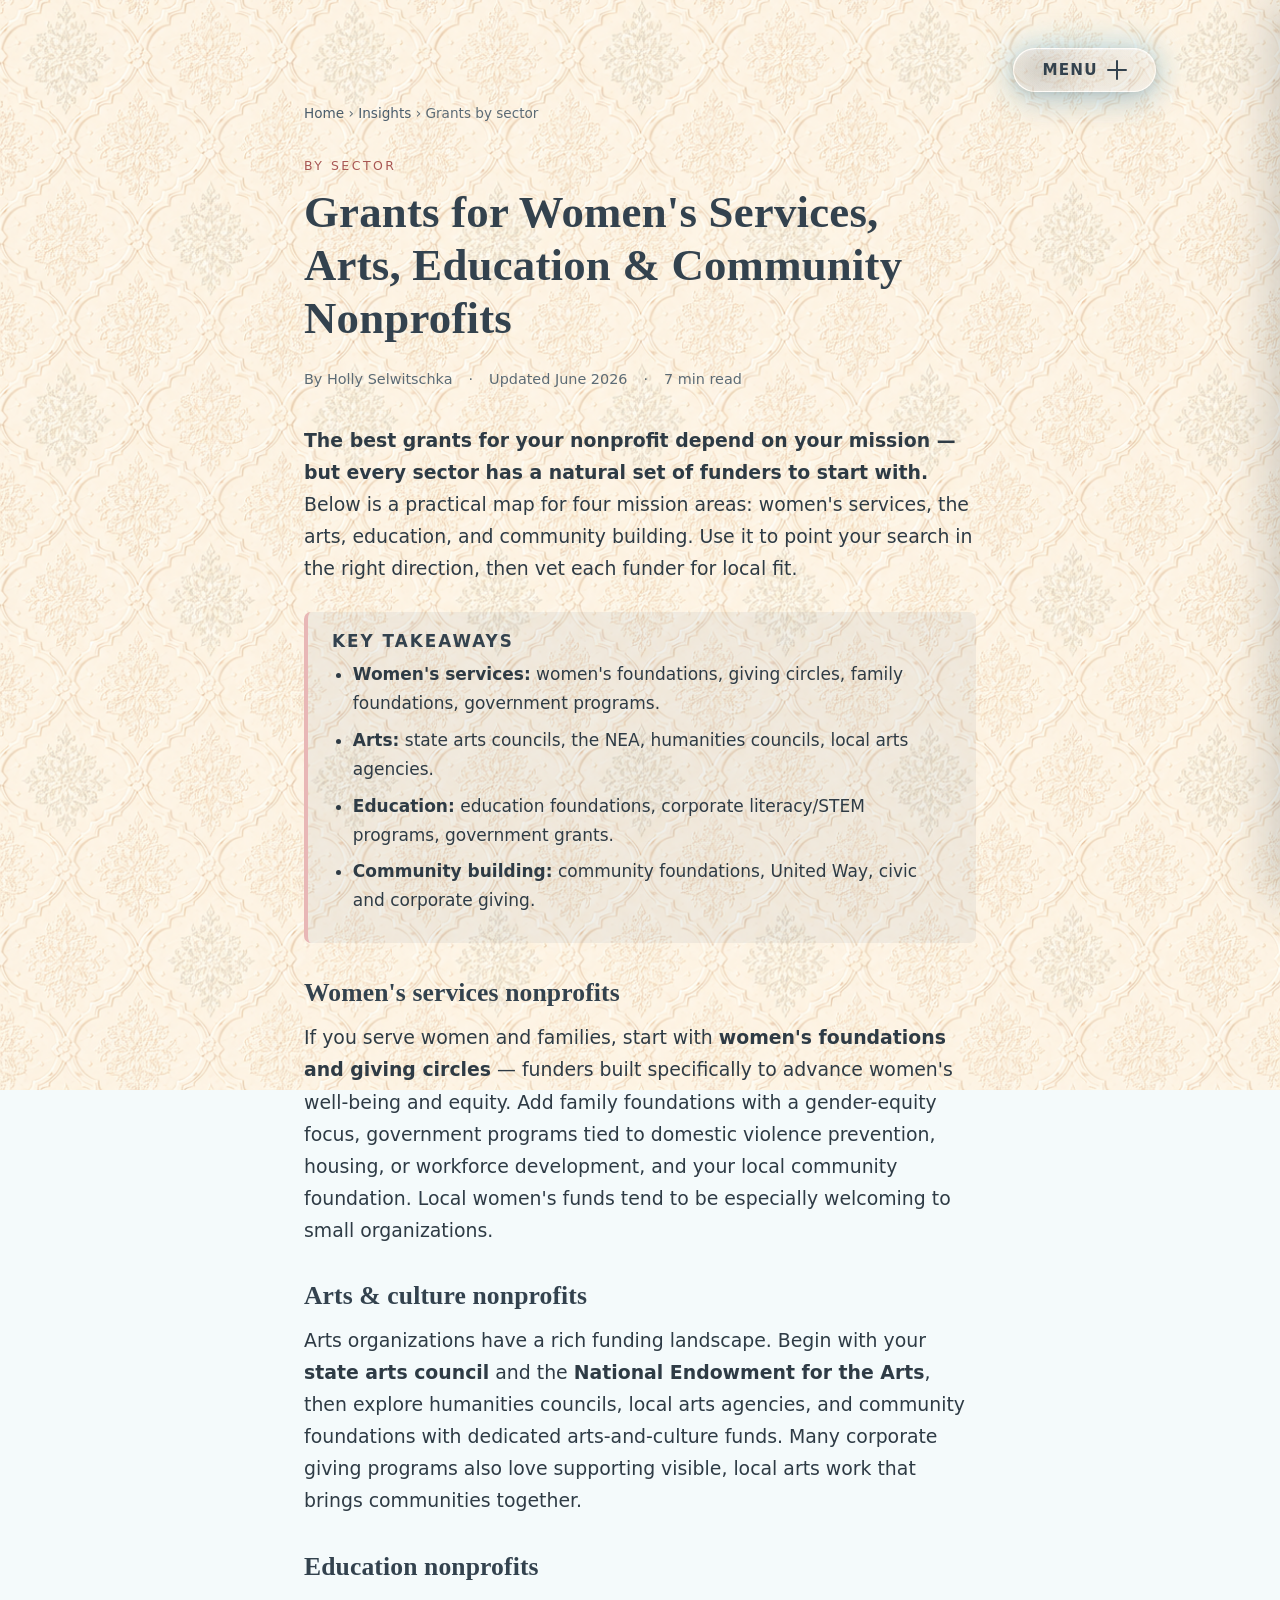
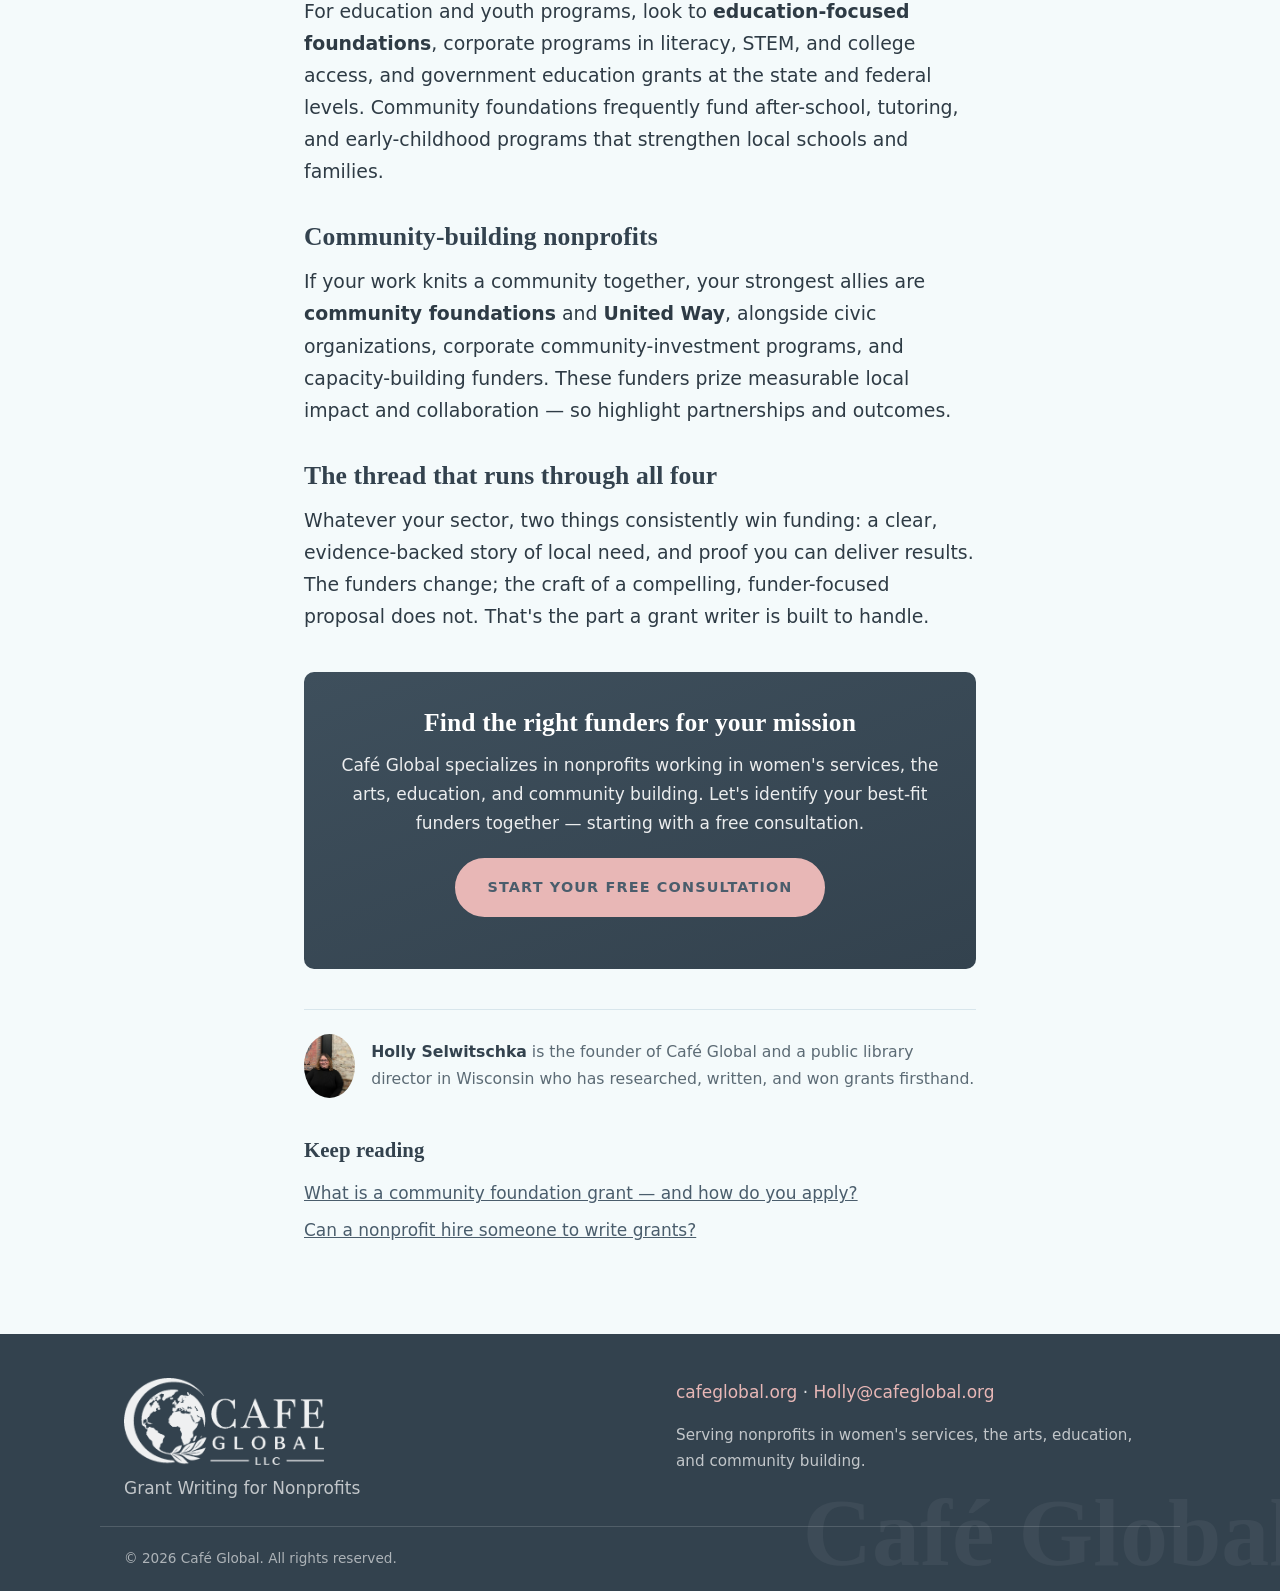
<file: blog/grants-by-sector-women-arts-education-community.html>
<!DOCTYPE html>
<html lang="en">
<head>
  <meta charset="UTF-8" />
  <meta name="viewport" content="width=device-width, initial-scale=1.0" />
  <title>Grants for Women's Services, Arts, Education &amp; Community Nonprofits | Café Global</title>
  <meta
    name="description"
    content="Where to start looking for grants in four mission areas — women's services, the arts, education, and community building — and the types of funders that care most about each."
  />
  <meta name="theme-color" content="#2C5E4F" />

  <meta property="og:title" content="Grants for Women's Services, Arts, Education & Community Nonprofits" />
  <meta property="og:description" content="Where to start looking for funding in four mission areas — and the funders that care most about each." />
  <meta property="og:type" content="article" />
  <meta property="og:url" content="https://cafeglobal.org/blog/grants-by-sector-women-arts-education-community.html" />
  <meta property="og:image" content="https://cafeglobal.org/assets/og-image.jpg" />
  <meta name="twitter:card" content="summary_large_image" />

  <link rel="canonical" href="https://cafeglobal.org/blog/grants-by-sector-women-arts-education-community.html" />
  <link rel="icon" href="../favicon.svg" type="image/svg+xml" />

  <link rel="preconnect" href="https://fonts.googleapis.com" />
  <link rel="preconnect" href="https://fonts.gstatic.com" crossorigin />
  <link href="https://fonts.googleapis.com/css2?family=Cinzel:wght@500;600;700&family=EB+Garamond:ital,wght@0,400;0,500;0,600;1,400&family=Inter:wght@400;500;600&display=swap" rel="stylesheet" />
  <link rel="stylesheet" href="../styles.css?v=90" />

  <script type="application/ld+json">
  {
    "@context": "https://schema.org",
    "@type": "Article",
    "headline": "Grants for Women's Services, Arts, Education & Community Nonprofits",
    "description": "Where to start looking for grants in four mission areas — women's services, the arts, education, and community building.",
    "image": "https://cafeglobal.org/assets/og-image.jpg",
    "datePublished": "2026-06-25",
    "dateModified": "2026-06-25",
    "author": { "@type": "Person", "name": "Holly Selwitschka" },
    "publisher": { "@type": "Organization", "name": "Café Global", "url": "https://cafeglobal.org" },
    "mainEntityOfPage": "https://cafeglobal.org/blog/grants-by-sector-women-arts-education-community.html"
  }
  </script>
  <script type="application/ld+json">
  {
    "@context": "https://schema.org",
    "@type": "FAQPage",
    "mainEntity": [
      { "@type": "Question", "name": "What grants are available for women's services nonprofits?", "acceptedAnswer": { "@type": "Answer", "text": "Women's services nonprofits can seek funding from women's foundations and giving circles, family foundations focused on gender equity, government programs (such as those addressing domestic violence or workforce development), and community foundations. Local women's funds are often an excellent first stop." } },
      { "@type": "Question", "name": "Where do arts nonprofits find grants?", "acceptedAnswer": { "@type": "Answer", "text": "Arts nonprofits commonly find funding through state arts councils, the National Endowment for the Arts, humanities councils, local arts agencies, and community foundations with arts and culture funds. Many corporate giving programs also support local arts and culture." } },
      { "@type": "Question", "name": "How do education and community nonprofits get grant funding?", "acceptedAnswer": { "@type": "Answer", "text": "Education nonprofits can pursue education-focused foundations, corporate STEM and literacy programs, and government education grants. Community-building nonprofits often succeed with community foundations, United Way, civic and corporate giving programs, and capacity-building funders focused on local impact." } }
    ]
  }
  </script>
  <script type="application/ld+json">
  {
    "@context": "https://schema.org",
    "@type": "BreadcrumbList",
    "itemListElement": [
      { "@type": "ListItem", "position": 1, "name": "Home", "item": "https://cafeglobal.org/" },
      { "@type": "ListItem", "position": 2, "name": "Insights", "item": "https://cafeglobal.org/blog/" },
      { "@type": "ListItem", "position": 3, "name": "Grants by Sector", "item": "https://cafeglobal.org/blog/grants-by-sector-women-arts-education-community.html" }
    ]
  }
  </script>
</head>
<body>
  <!-- SVG filter powering the header's liquid-glass refraction/distortion -->
  <svg class="glass-defs" aria-hidden="true" focusable="false">
    <filter id="glass-distortion" x="-20%" y="-20%" width="140%" height="140%">
      <feTurbulence type="fractalNoise" baseFrequency="0.009 0.013" numOctaves="2" seed="7" result="noise" />
      <feGaussianBlur in="noise" stdDeviation="1.4" result="softNoise" />
      <feDisplacementMap in="SourceGraphic" in2="softNoise" scale="46" xChannelSelector="R" yChannelSelector="G" />
    </filter>
    <filter id="glass-surface-filter" color-interpolation-filters="sRGB" x="0%" y="0%" width="100%" height="100%">
      <feImage id="gs-feimage" x="0" y="0" width="100%" height="100%" preserveAspectRatio="none" result="map" />
      <feDisplacementMap id="gs-red" in="SourceGraphic" in2="map" result="dispRed" />
      <feColorMatrix in="dispRed" type="matrix" values="1 0 0 0 0  0 0 0 0 0  0 0 0 0 0  0 0 0 1 0" result="red" />
      <feDisplacementMap id="gs-green" in="SourceGraphic" in2="map" result="dispGreen" />
      <feColorMatrix in="dispGreen" type="matrix" values="0 0 0 0 0  0 1 0 0 0  0 0 0 0 0  0 0 0 1 0" result="green" />
      <feDisplacementMap id="gs-blue" in="SourceGraphic" in2="map" result="dispBlue" />
      <feColorMatrix in="dispBlue" type="matrix" values="0 0 0 0 0  0 0 0 0 0  0 0 1 0 0  0 0 0 1 0" result="blue" />
      <feBlend in="red" in2="green" mode="screen" result="rg" />
      <feBlend in="rg" in2="blue" mode="screen" result="output" />
      <feGaussianBlur id="gs-blur" in="output" stdDeviation="0" />
    </filter>
  </svg>
  <a class="skip-link" href="#main">Skip to content</a>

  <!-- ============ HEADER (menu bubble) ============ -->
  <header class="site-header" id="top">
    <div class="container header-wrap">
      <div class="header-inner">
        <button class="sm-toggle" id="sm-toggle" type="button" aria-label="Open menu" aria-expanded="false" aria-controls="sm-panel">
          <span class="sm-toggle-text">Menu</span>
          <span class="sm-icon" aria-hidden="true">
            <span class="sm-icon-line"></span>
            <span class="sm-icon-line sm-icon-line-v"></span>
          </span>
        </button>
      </div>
    </div>
  </header>

  <!-- ============ STAGGERED MENU ============ -->
  <div class="staggered-menu" id="sm" data-position="right">
    <div class="sm-prelayers" aria-hidden="true">
      <div class="sm-prelayer" style="background:#A7D6E7"></div>
      <div class="sm-prelayer" style="background:#33424E"></div>
    </div>
    <aside class="sm-panel" id="sm-panel" aria-hidden="true" aria-label="Menu">
      <ul class="sm-list" role="list" data-numbering>
        <li class="sm-itemWrap"><a class="sm-item" href="../#services"><span class="sm-itemLabel">How I Help</span></a></li>
        <li class="sm-itemWrap"><a class="sm-item" href="../#about"><span class="sm-itemLabel">About</span></a></li>
        <li class="sm-itemWrap"><a class="sm-item" href="./"><span class="sm-itemLabel">Insights</span></a></li>
        <li class="sm-itemWrap"><a class="sm-item" href="../#faq"><span class="sm-itemLabel">FAQ</span></a></li>
        <li class="sm-itemWrap"><a class="sm-item" href="../#contact"><span class="sm-itemLabel">Contact</span></a></li>
      </ul>
    </aside>
  </div>

  <main id="main" class="blog-main">
    <div class="container post">
      <nav class="breadcrumb" aria-label="Breadcrumb">
        <a href="../">Home</a> › <a href="./">Insights</a> › <span>Grants by sector</span>
      </nav>

      <article>
        <header class="post-header">
          <span class="cat">By Sector</span>
          <h1>Grants for Women's Services, Arts, Education &amp; Community Nonprofits</h1>
          <div class="post-meta">
            <span>By Holly Selwitschka</span><span>·</span>
            <span>Updated June 2026</span><span>·</span>
            <span>7 min read</span>
          </div>
        </header>

        <p>
          <strong>The best grants for your nonprofit depend on your mission — but
          every sector has a natural set of funders to start with.</strong> Below is
          a practical map for four mission areas: women's services, the arts,
          education, and community building. Use it to point your search in the
          right direction, then vet each funder for local fit.
        </p>

        <div class="takeaways">
          <h2>Key takeaways</h2>
          <ul>
            <li><strong>Women's services:</strong> women's foundations, giving circles, family foundations, government programs.</li>
            <li><strong>Arts:</strong> state arts councils, the NEA, humanities councils, local arts agencies.</li>
            <li><strong>Education:</strong> education foundations, corporate literacy/STEM programs, government grants.</li>
            <li><strong>Community building:</strong> community foundations, United Way, civic and corporate giving.</li>
          </ul>
        </div>

        <h2>Women's services nonprofits</h2>
        <p>
          If you serve women and families, start with <strong>women's foundations and
          giving circles</strong> — funders built specifically to advance women's
          well-being and equity. Add family foundations with a gender-equity focus,
          government programs tied to domestic violence prevention, housing, or
          workforce development, and your local community foundation. Local women's
          funds tend to be especially welcoming to small organizations.
        </p>

        <h2>Arts &amp; culture nonprofits</h2>
        <p>
          Arts organizations have a rich funding landscape. Begin with your
          <strong>state arts council</strong> and the <strong>National Endowment for
          the Arts</strong>, then explore humanities councils, local arts agencies,
          and community foundations with dedicated arts-and-culture funds. Many
          corporate giving programs also love supporting visible, local arts work
          that brings communities together.
        </p>

        <h2>Education nonprofits</h2>
        <p>
          For education and youth programs, look to <strong>education-focused
          foundations</strong>, corporate programs in literacy, STEM, and college
          access, and government education grants at the state and federal levels.
          Community foundations frequently fund after-school, tutoring, and
          early-childhood programs that strengthen local schools and families.
        </p>

        <h2>Community-building nonprofits</h2>
        <p>
          If your work knits a community together, your strongest allies are
          <strong>community foundations</strong> and <strong>United Way</strong>,
          alongside civic organizations, corporate community-investment programs, and
          capacity-building funders. These funders prize measurable local impact and
          collaboration — so highlight partnerships and outcomes.
        </p>

        <h2>The thread that runs through all four</h2>
        <p>
          Whatever your sector, two things consistently win funding: a clear,
          evidence-backed story of local need, and proof you can deliver results.
          The funders change; the craft of a compelling, funder-focused proposal does
          not. That's the part a grant writer is built to handle.
        </p>

        <section class="post-cta">
          <h2>Find the right funders for your mission</h2>
          <p>
            Café Global specializes in nonprofits working in women's services, the
            arts, education, and community building. Let's identify your best-fit
            funders together — starting with a free consultation.
          </p>
          <p style="margin-top:1.25rem;"><a class="btn btn-lg" href="../#contact">Start Your Free Consultation</a></p>
        </section>

        <div class="post-author">
          <img src="../assets/holly-selwitschka-sm.jpg" alt="Holly Selwitschka" width="64" height="64" loading="lazy" />
          <p><strong>Holly Selwitschka</strong> is the founder of Café Global and a public library director in Wisconsin who has researched, written, and won grants firsthand.</p>
        </div>

        <div class="related">
          <h2>Keep reading</h2>
          <ul>
            <li><a href="what-is-a-community-foundation-grant.html">What is a community foundation grant — and how do you apply?</a></li>
            <li><a href="can-a-nonprofit-hire-a-grant-writer.html">Can a nonprofit hire someone to write grants?</a></li>
          </ul>
        </div>
      </article>
    </div>
  </main>

  <footer class="site-footer">
    <div class="container footer-inner">
      <div class="footer-brand">
        <img class="footer-logo" src="../assets/logo-light.png" alt="Café Global" width="900" height="390" />
        <p class="footer-tag">Grant Writing for Nonprofits</p>
      </div>
      <div class="footer-contact">
        <p><a href="https://cafeglobal.org">cafeglobal.org</a> · <a href="mailto:Holly@cafeglobal.org">Holly@cafeglobal.org</a></p>
        <p class="footer-sectors">Serving nonprofits in women's services, the arts, education, and community building.</p>
      </div>
    </div>
    <div class="container footer-legal">
      <p>&copy; <span id="year">2026</span> Café Global. All rights reserved.</p>
    </div>
  </footer>

  <script>document.getElementById("year").textContent = new Date().getFullYear();</script>
  <script src="../script.js?v=12" defer></script>
  <script src="../staggeredmenu.js?v=2" defer></script>
  <script src="../glasssurface.js?v=1" defer></script>
</body>
</html>
</file>
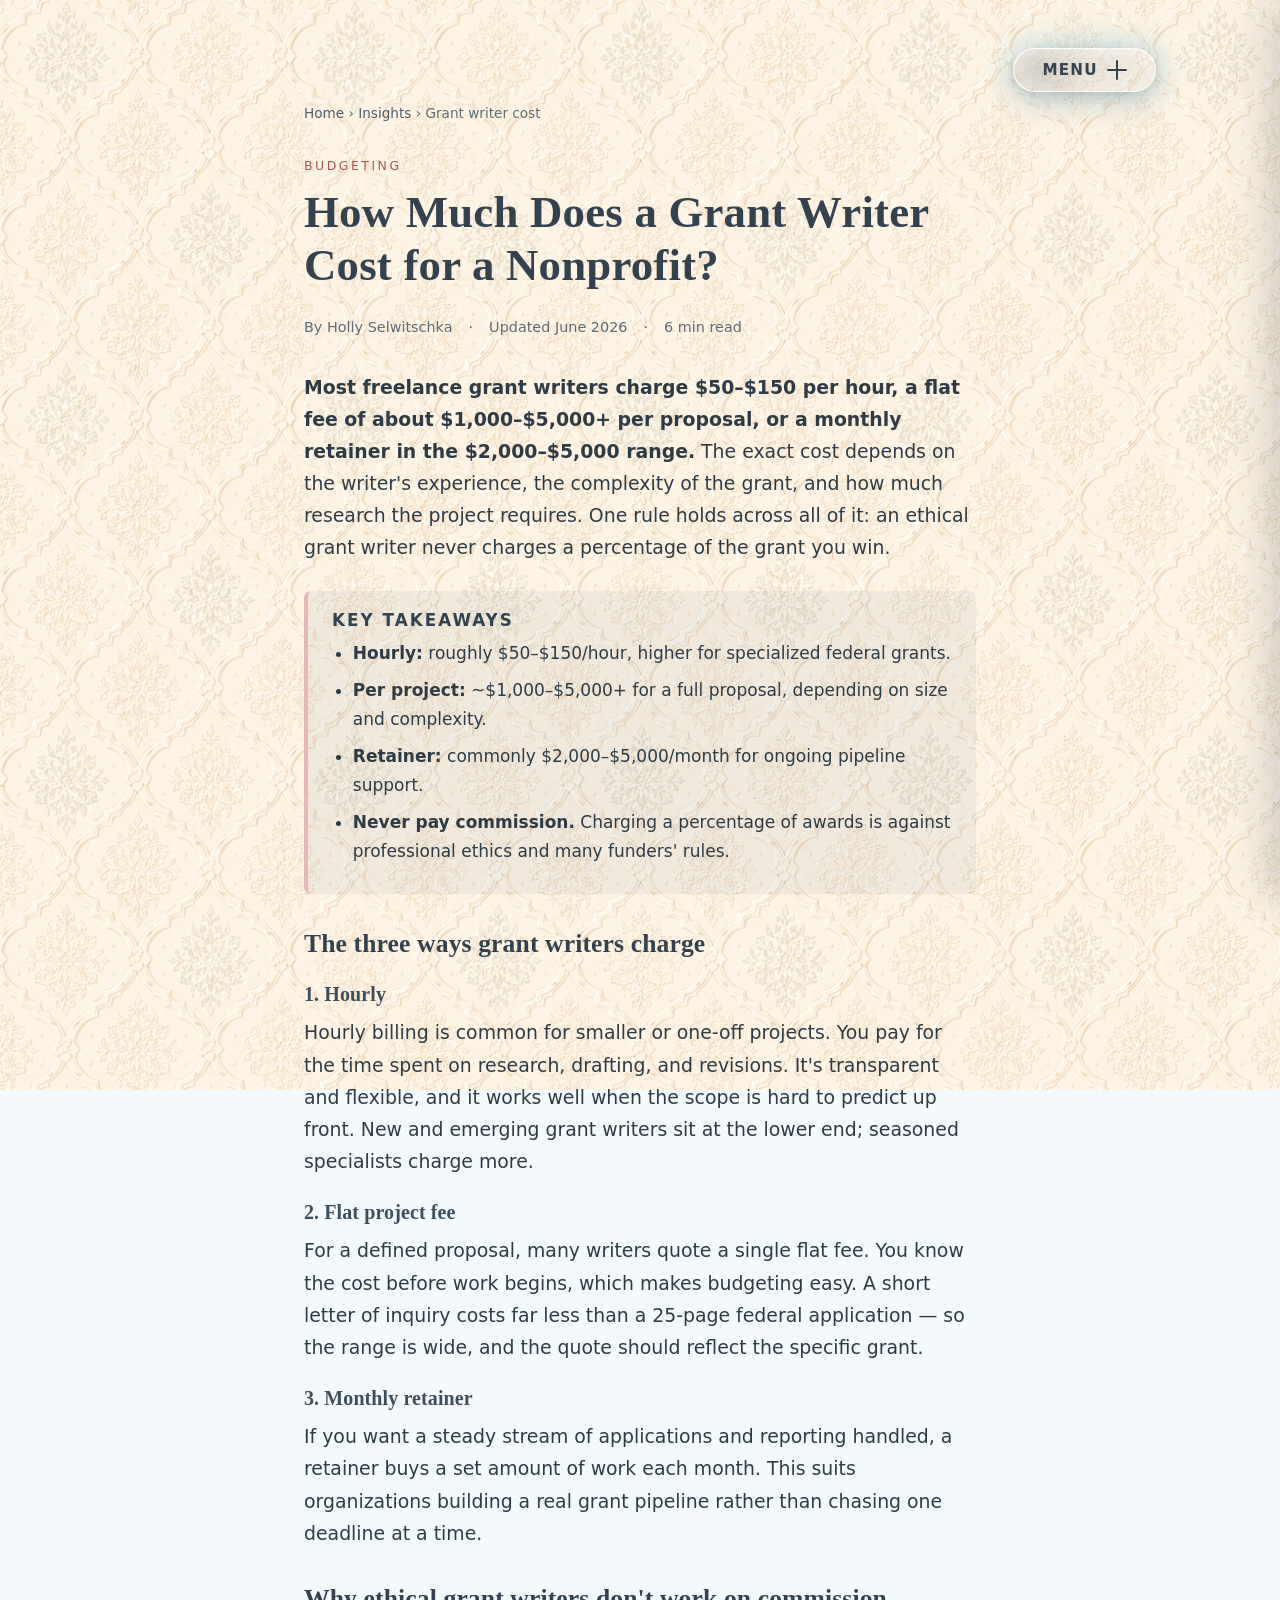
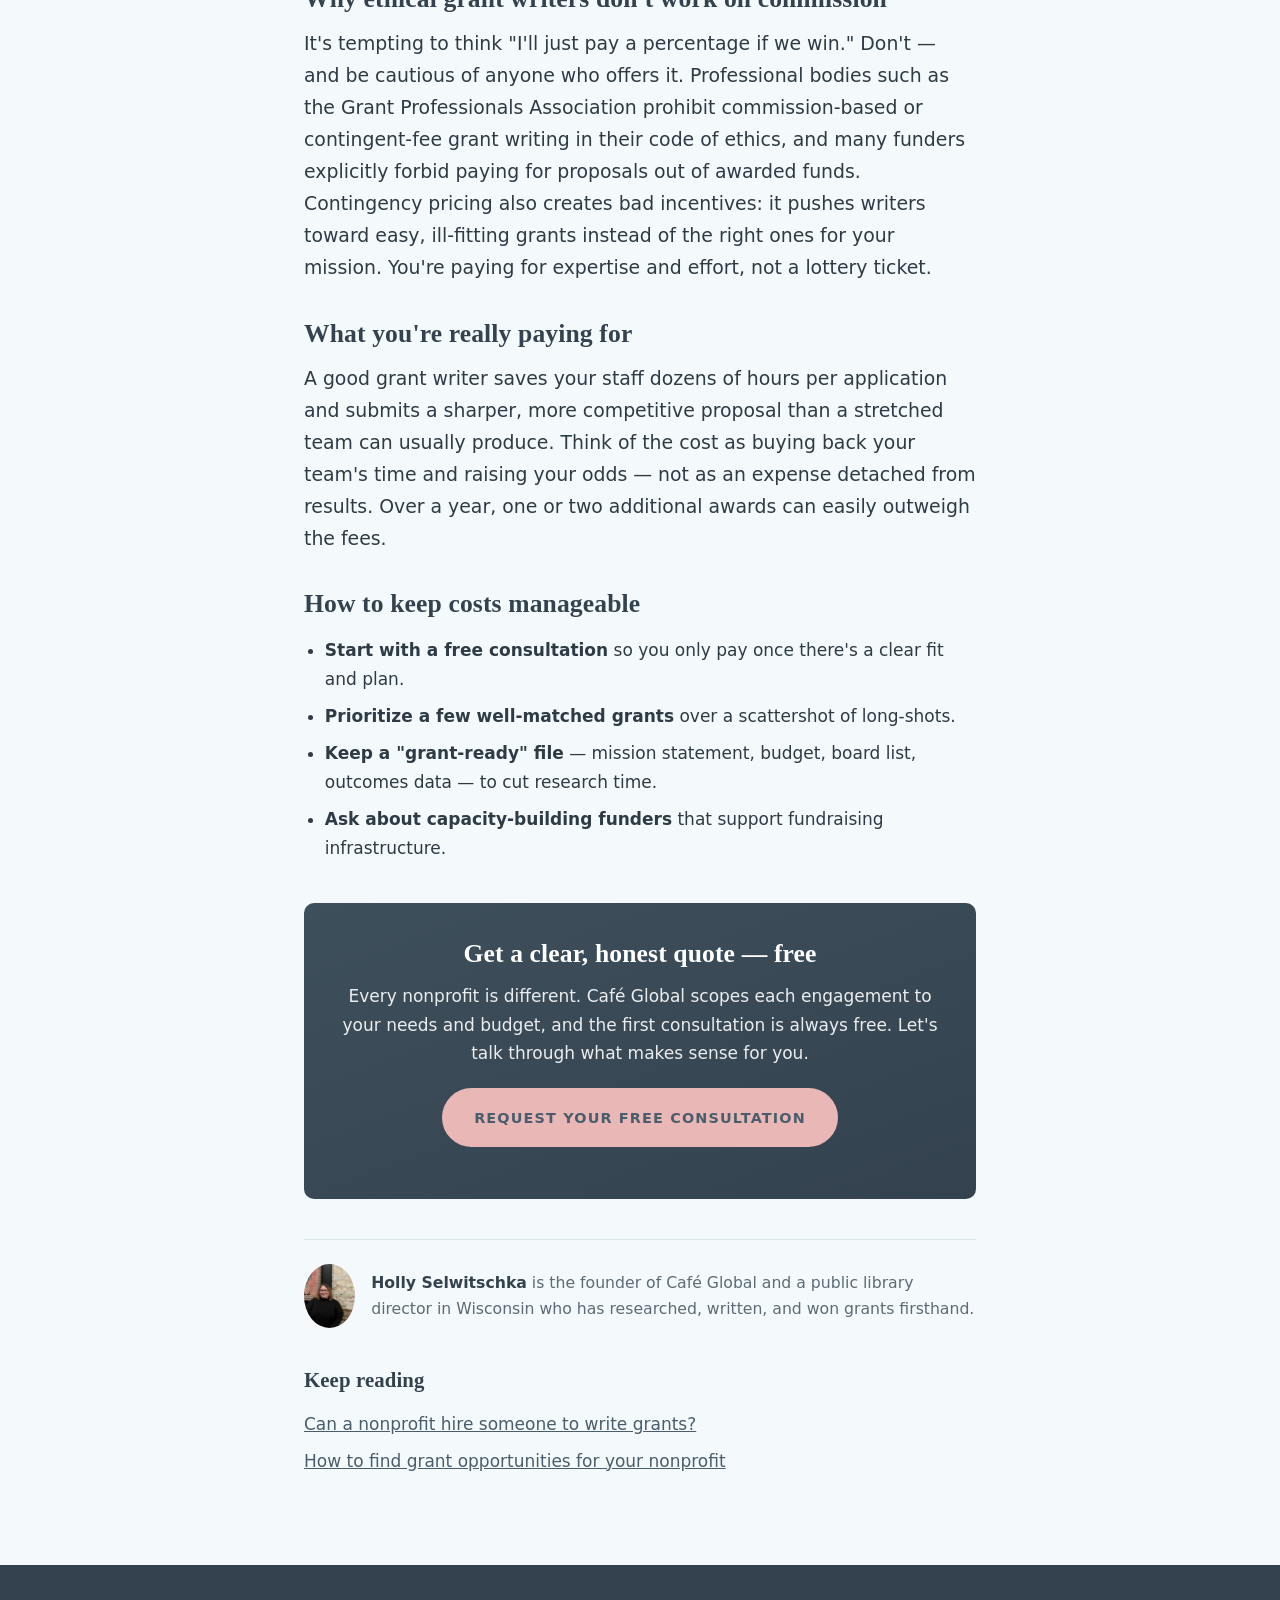
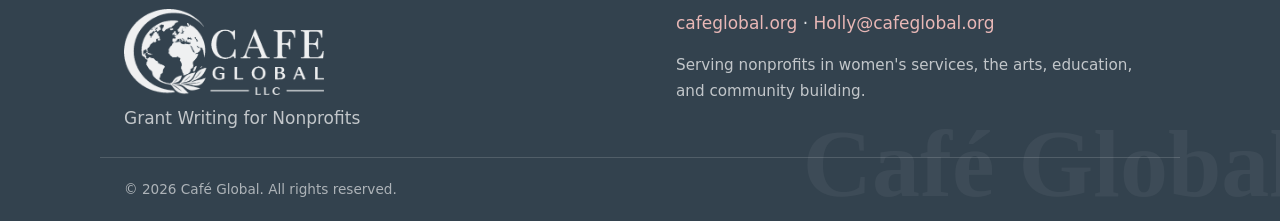
<file: blog/how-much-does-a-grant-writer-cost.html>
<!DOCTYPE html>
<html lang="en">
<head>
  <meta charset="UTF-8" />
  <meta name="viewport" content="width=device-width, initial-scale=1.0" />
  <title>How Much Does a Grant Writer Cost for a Nonprofit? (2026 Guide) | Café Global</title>
  <meta
    name="description"
    content="Grant writers typically charge $50–$150/hour, $1,000–$5,000+ per proposal, or a monthly retainer. Here's how grant-writing pricing works — and why ethical writers never take a percentage of the grant."
  />
  <meta name="theme-color" content="#2C5E4F" />

  <meta property="og:title" content="How Much Does a Grant Writer Cost for a Nonprofit?" />
  <meta property="og:description" content="Hourly, flat-fee, and retainer pricing explained — plus why ethical grant writers don't work on commission." />
  <meta property="og:type" content="article" />
  <meta property="og:url" content="https://cafeglobal.org/blog/how-much-does-a-grant-writer-cost.html" />
  <meta property="og:image" content="https://cafeglobal.org/assets/og-image.jpg" />
  <meta name="twitter:card" content="summary_large_image" />

  <link rel="canonical" href="https://cafeglobal.org/blog/how-much-does-a-grant-writer-cost.html" />
  <link rel="icon" href="../favicon.svg" type="image/svg+xml" />

  <link rel="preconnect" href="https://fonts.googleapis.com" />
  <link rel="preconnect" href="https://fonts.gstatic.com" crossorigin />
  <link href="https://fonts.googleapis.com/css2?family=Cinzel:wght@500;600;700&family=EB+Garamond:ital,wght@0,400;0,500;0,600;1,400&family=Inter:wght@400;500;600&display=swap" rel="stylesheet" />
  <link rel="stylesheet" href="../styles.css?v=90" />

  <script type="application/ld+json">
  {
    "@context": "https://schema.org",
    "@type": "Article",
    "headline": "How Much Does a Grant Writer Cost for a Nonprofit?",
    "description": "Grant writers typically charge $50–$150 per hour, $1,000–$5,000+ per proposal, or a monthly retainer. How grant-writing pricing works and why ethical writers never take a percentage of the grant.",
    "image": "https://cafeglobal.org/assets/og-image.jpg",
    "datePublished": "2026-06-25",
    "dateModified": "2026-06-25",
    "author": { "@type": "Person", "name": "Holly Selwitschka" },
    "publisher": { "@type": "Organization", "name": "Café Global", "url": "https://cafeglobal.org" },
    "mainEntityOfPage": "https://cafeglobal.org/blog/how-much-does-a-grant-writer-cost.html"
  }
  </script>
  <script type="application/ld+json">
  {
    "@context": "https://schema.org",
    "@type": "FAQPage",
    "mainEntity": [
      { "@type": "Question", "name": "How much does a grant writer cost?", "acceptedAnswer": { "@type": "Answer", "text": "Freelance grant writers typically charge $50 to $150 per hour, flat project fees of roughly $1,000 to $5,000 or more per proposal depending on complexity, or monthly retainers commonly in the $2,000 to $5,000 range. Rates vary with the writer's experience and the size of the grant." } },
      { "@type": "Question", "name": "Should a grant writer be paid a percentage of the grant?", "acceptedAnswer": { "@type": "Answer", "text": "No. Paying a grant writer a commission or percentage of the awarded grant is considered unethical by professional grant-writing associations and is prohibited by many funders. Ethical grant writers charge by the hour, by the project, or on a retainer." } },
      { "@type": "Question", "name": "Can a grant pay for a grant writer?", "acceptedAnswer": { "@type": "Answer", "text": "Sometimes. Some funders allow grant-writing or fundraising costs to be included as part of administrative or capacity-building budgets, but many do not cover the cost of writing the proposal itself. Always check each funder's guidelines." } }
    ]
  }
  </script>
  <script type="application/ld+json">
  {
    "@context": "https://schema.org",
    "@type": "BreadcrumbList",
    "itemListElement": [
      { "@type": "ListItem", "position": 1, "name": "Home", "item": "https://cafeglobal.org/" },
      { "@type": "ListItem", "position": 2, "name": "Insights", "item": "https://cafeglobal.org/blog/" },
      { "@type": "ListItem", "position": 3, "name": "How Much Does a Grant Writer Cost?", "item": "https://cafeglobal.org/blog/how-much-does-a-grant-writer-cost.html" }
    ]
  }
  </script>
</head>
<body>
  <!-- SVG filter powering the header's liquid-glass refraction/distortion -->
  <svg class="glass-defs" aria-hidden="true" focusable="false">
    <filter id="glass-distortion" x="-20%" y="-20%" width="140%" height="140%">
      <feTurbulence type="fractalNoise" baseFrequency="0.009 0.013" numOctaves="2" seed="7" result="noise" />
      <feGaussianBlur in="noise" stdDeviation="1.4" result="softNoise" />
      <feDisplacementMap in="SourceGraphic" in2="softNoise" scale="46" xChannelSelector="R" yChannelSelector="G" />
    </filter>
    <filter id="glass-surface-filter" color-interpolation-filters="sRGB" x="0%" y="0%" width="100%" height="100%">
      <feImage id="gs-feimage" x="0" y="0" width="100%" height="100%" preserveAspectRatio="none" result="map" />
      <feDisplacementMap id="gs-red" in="SourceGraphic" in2="map" result="dispRed" />
      <feColorMatrix in="dispRed" type="matrix" values="1 0 0 0 0  0 0 0 0 0  0 0 0 0 0  0 0 0 1 0" result="red" />
      <feDisplacementMap id="gs-green" in="SourceGraphic" in2="map" result="dispGreen" />
      <feColorMatrix in="dispGreen" type="matrix" values="0 0 0 0 0  0 1 0 0 0  0 0 0 0 0  0 0 0 1 0" result="green" />
      <feDisplacementMap id="gs-blue" in="SourceGraphic" in2="map" result="dispBlue" />
      <feColorMatrix in="dispBlue" type="matrix" values="0 0 0 0 0  0 0 0 0 0  0 0 1 0 0  0 0 0 1 0" result="blue" />
      <feBlend in="red" in2="green" mode="screen" result="rg" />
      <feBlend in="rg" in2="blue" mode="screen" result="output" />
      <feGaussianBlur id="gs-blur" in="output" stdDeviation="0" />
    </filter>
  </svg>
  <a class="skip-link" href="#main">Skip to content</a>

  <!-- ============ HEADER (menu bubble) ============ -->
  <header class="site-header" id="top">
    <div class="container header-wrap">
      <div class="header-inner">
        <button class="sm-toggle" id="sm-toggle" type="button" aria-label="Open menu" aria-expanded="false" aria-controls="sm-panel">
          <span class="sm-toggle-text">Menu</span>
          <span class="sm-icon" aria-hidden="true">
            <span class="sm-icon-line"></span>
            <span class="sm-icon-line sm-icon-line-v"></span>
          </span>
        </button>
      </div>
    </div>
  </header>

  <!-- ============ STAGGERED MENU ============ -->
  <div class="staggered-menu" id="sm" data-position="right">
    <div class="sm-prelayers" aria-hidden="true">
      <div class="sm-prelayer" style="background:#A7D6E7"></div>
      <div class="sm-prelayer" style="background:#33424E"></div>
    </div>
    <aside class="sm-panel" id="sm-panel" aria-hidden="true" aria-label="Menu">
      <ul class="sm-list" role="list" data-numbering>
        <li class="sm-itemWrap"><a class="sm-item" href="../#services"><span class="sm-itemLabel">How I Help</span></a></li>
        <li class="sm-itemWrap"><a class="sm-item" href="../#about"><span class="sm-itemLabel">About</span></a></li>
        <li class="sm-itemWrap"><a class="sm-item" href="./"><span class="sm-itemLabel">Insights</span></a></li>
        <li class="sm-itemWrap"><a class="sm-item" href="../#faq"><span class="sm-itemLabel">FAQ</span></a></li>
        <li class="sm-itemWrap"><a class="sm-item" href="../#contact"><span class="sm-itemLabel">Contact</span></a></li>
      </ul>
    </aside>
  </div>

  <main id="main" class="blog-main">
    <div class="container post">
      <nav class="breadcrumb" aria-label="Breadcrumb">
        <a href="../">Home</a> › <a href="./">Insights</a> › <span>Grant writer cost</span>
      </nav>

      <article>
        <header class="post-header">
          <span class="cat">Budgeting</span>
          <h1>How Much Does a Grant Writer Cost for a Nonprofit?</h1>
          <div class="post-meta">
            <span>By Holly Selwitschka</span><span>·</span>
            <span>Updated June 2026</span><span>·</span>
            <span>6 min read</span>
          </div>
        </header>

        <p>
          <strong>Most freelance grant writers charge $50–$150 per hour, a flat fee
          of about $1,000–$5,000+ per proposal, or a monthly retainer in the
          $2,000–$5,000 range.</strong> The exact cost depends on the writer's
          experience, the complexity of the grant, and how much research the project
          requires. One rule holds across all of it: an ethical grant writer never
          charges a percentage of the grant you win.
        </p>

        <div class="takeaways">
          <h2>Key takeaways</h2>
          <ul>
            <li><strong>Hourly:</strong> roughly $50–$150/hour, higher for specialized federal grants.</li>
            <li><strong>Per project:</strong> ~$1,000–$5,000+ for a full proposal, depending on size and complexity.</li>
            <li><strong>Retainer:</strong> commonly $2,000–$5,000/month for ongoing pipeline support.</li>
            <li><strong>Never pay commission.</strong> Charging a percentage of awards is against professional ethics and many funders' rules.</li>
          </ul>
        </div>

        <h2>The three ways grant writers charge</h2>
        <h3>1. Hourly</h3>
        <p>
          Hourly billing is common for smaller or one-off projects. You pay for the
          time spent on research, drafting, and revisions. It's transparent and
          flexible, and it works well when the scope is hard to predict up front.
          New and emerging grant writers sit at the lower end; seasoned specialists
          charge more.
        </p>
        <h3>2. Flat project fee</h3>
        <p>
          For a defined proposal, many writers quote a single flat fee. You know the
          cost before work begins, which makes budgeting easy. A short letter of
          inquiry costs far less than a 25-page federal application — so the range is
          wide, and the quote should reflect the specific grant.
        </p>
        <h3>3. Monthly retainer</h3>
        <p>
          If you want a steady stream of applications and reporting handled, a
          retainer buys a set amount of work each month. This suits organizations
          building a real grant pipeline rather than chasing one deadline at a time.
        </p>

        <h2>Why ethical grant writers don't work on commission</h2>
        <p>
          It's tempting to think "I'll just pay a percentage if we win." Don't —
          and be cautious of anyone who offers it. Professional bodies such as the
          Grant Professionals Association prohibit commission-based or
          contingent-fee grant writing in their code of ethics, and many funders
          explicitly forbid paying for proposals out of awarded funds. Contingency
          pricing also creates bad incentives: it pushes writers toward easy,
          ill-fitting grants instead of the right ones for your mission. You're
          paying for expertise and effort, not a lottery ticket.
        </p>

        <h2>What you're really paying for</h2>
        <p>
          A good grant writer saves your staff dozens of hours per application and
          submits a sharper, more competitive proposal than a stretched team can
          usually produce. Think of the cost as buying back your team's time and
          raising your odds — not as an expense detached from results. Over a year,
          one or two additional awards can easily outweigh the fees.
        </p>

        <h2>How to keep costs manageable</h2>
        <ul>
          <li><strong>Start with a free consultation</strong> so you only pay once there's a clear fit and plan.</li>
          <li><strong>Prioritize a few well-matched grants</strong> over a scattershot of long-shots.</li>
          <li><strong>Keep a "grant-ready" file</strong> — mission statement, budget, board list, outcomes data — to cut research time.</li>
          <li><strong>Ask about capacity-building funders</strong> that support fundraising infrastructure.</li>
        </ul>

        <section class="post-cta">
          <h2>Get a clear, honest quote — free</h2>
          <p>
            Every nonprofit is different. Café Global scopes each engagement to your
            needs and budget, and the first consultation is always free. Let's talk
            through what makes sense for you.
          </p>
          <p style="margin-top:1.25rem;"><a class="btn btn-lg" href="../#contact">Request Your Free Consultation</a></p>
        </section>

        <div class="post-author">
          <img src="../assets/holly-selwitschka-sm.jpg" alt="Holly Selwitschka" width="64" height="64" loading="lazy" />
          <p><strong>Holly Selwitschka</strong> is the founder of Café Global and a public library director in Wisconsin who has researched, written, and won grants firsthand.</p>
        </div>

        <div class="related">
          <h2>Keep reading</h2>
          <ul>
            <li><a href="can-a-nonprofit-hire-a-grant-writer.html">Can a nonprofit hire someone to write grants?</a></li>
            <li><a href="how-to-find-grants-for-your-nonprofit.html">How to find grant opportunities for your nonprofit</a></li>
          </ul>
        </div>
      </article>
    </div>
  </main>

  <footer class="site-footer">
    <div class="container footer-inner">
      <div class="footer-brand">
        <img class="footer-logo" src="../assets/logo-light.png" alt="Café Global" width="900" height="390" />
        <p class="footer-tag">Grant Writing for Nonprofits</p>
      </div>
      <div class="footer-contact">
        <p><a href="https://cafeglobal.org">cafeglobal.org</a> · <a href="mailto:Holly@cafeglobal.org">Holly@cafeglobal.org</a></p>
        <p class="footer-sectors">Serving nonprofits in women's services, the arts, education, and community building.</p>
      </div>
    </div>
    <div class="container footer-legal">
      <p>&copy; <span id="year">2026</span> Café Global. All rights reserved.</p>
    </div>
  </footer>

  <script>document.getElementById("year").textContent = new Date().getFullYear();</script>
  <script src="../script.js?v=12" defer></script>
  <script src="../staggeredmenu.js?v=2" defer></script>
  <script src="../glasssurface.js?v=1" defer></script>
</body>
</html>
</file>
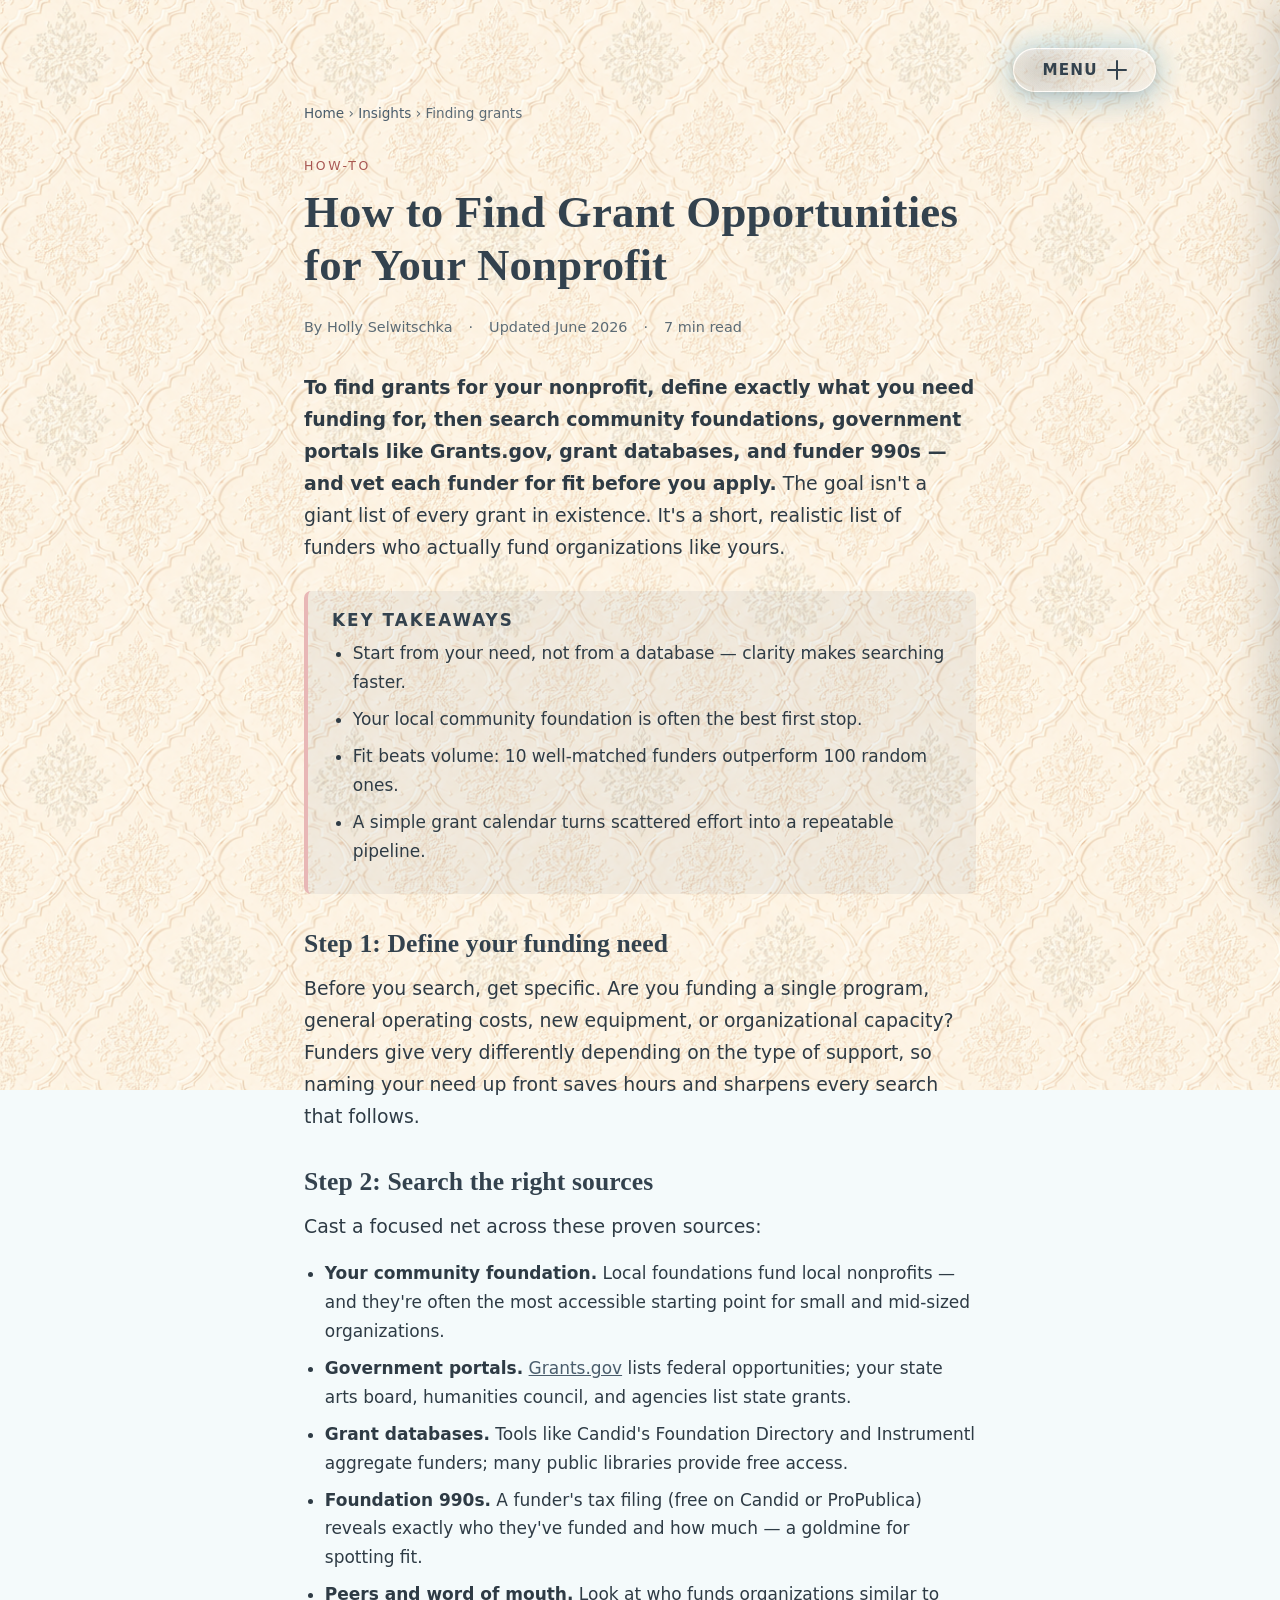
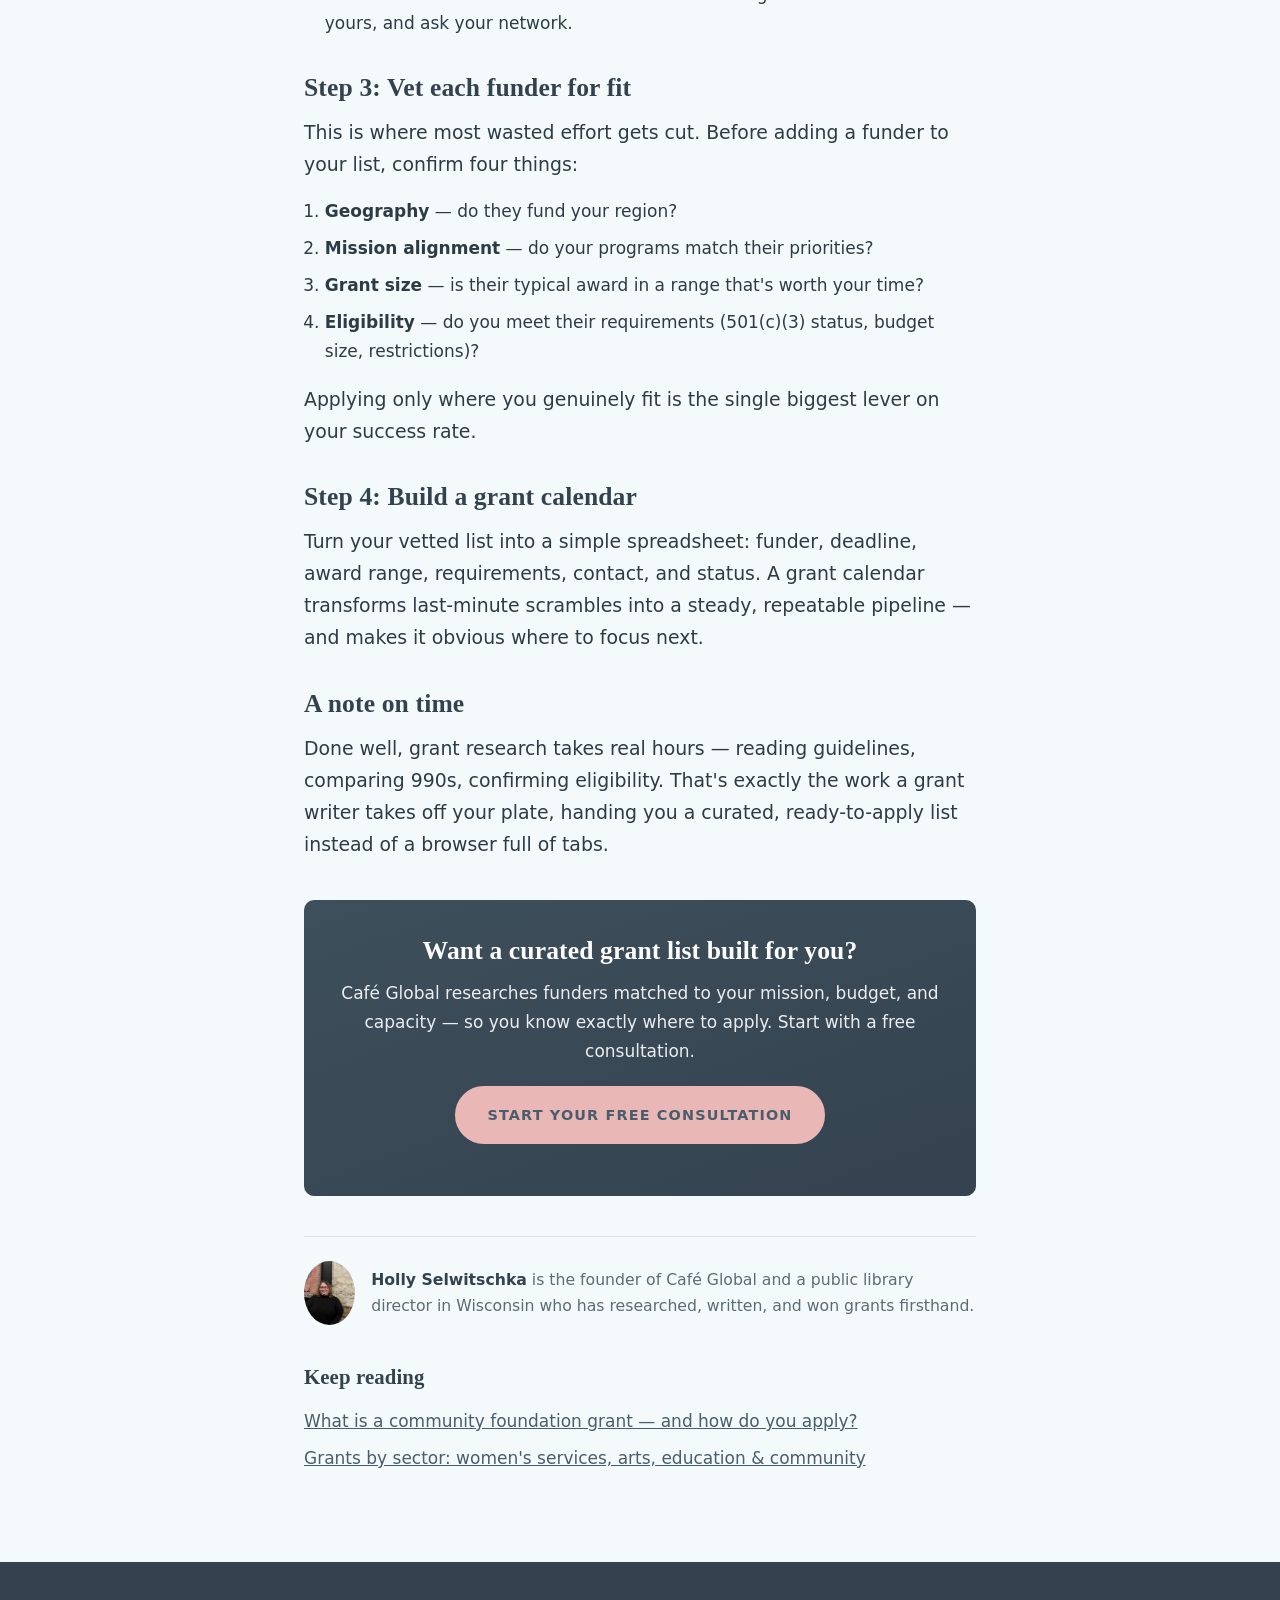
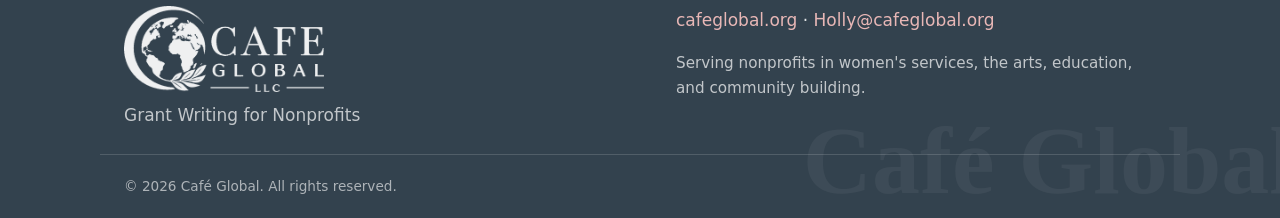
<file: blog/how-to-find-grants-for-your-nonprofit.html>
<!DOCTYPE html>
<html lang="en">
<head>
  <meta charset="UTF-8" />
  <meta name="viewport" content="width=device-width, initial-scale=1.0" />
  <title>How to Find Grant Opportunities for Your Nonprofit: Step-by-Step | Café Global</title>
  <meta
    name="description"
    content="A step-by-step guide to finding grants for your nonprofit: define your funding need, search the right databases, vet funders for fit, and build a realistic grant calendar."
  />
  <meta name="theme-color" content="#2C5E4F" />

  <meta property="og:title" content="How to Find Grant Opportunities for Your Nonprofit" />
  <meta property="og:description" content="A practical, step-by-step process for building a realistic list of grants matched to your mission and capacity." />
  <meta property="og:type" content="article" />
  <meta property="og:url" content="https://cafeglobal.org/blog/how-to-find-grants-for-your-nonprofit.html" />
  <meta property="og:image" content="https://cafeglobal.org/assets/og-image.jpg" />
  <meta name="twitter:card" content="summary_large_image" />

  <link rel="canonical" href="https://cafeglobal.org/blog/how-to-find-grants-for-your-nonprofit.html" />
  <link rel="icon" href="../favicon.svg" type="image/svg+xml" />

  <link rel="preconnect" href="https://fonts.googleapis.com" />
  <link rel="preconnect" href="https://fonts.gstatic.com" crossorigin />
  <link href="https://fonts.googleapis.com/css2?family=Cinzel:wght@500;600;700&family=EB+Garamond:ital,wght@0,400;0,500;0,600;1,400&family=Inter:wght@400;500;600&display=swap" rel="stylesheet" />
  <link rel="stylesheet" href="../styles.css?v=90" />

  <script type="application/ld+json">
  {
    "@context": "https://schema.org",
    "@type": "HowTo",
    "name": "How to Find Grant Opportunities for Your Nonprofit",
    "description": "A step-by-step process for finding grants matched to your nonprofit's mission, budget, and capacity.",
    "image": "https://cafeglobal.org/assets/og-image.jpg",
    "step": [
      { "@type": "HowToStep", "name": "Define your funding need", "text": "Decide exactly what you need funding for — a program, general operating support, equipment, or capacity — before you search." },
      { "@type": "HowToStep", "name": "Search the right sources", "text": "Use grant databases, your community foundation, government portals like Grants.gov, and funder 990s to build a list." },
      { "@type": "HowToStep", "name": "Vet each funder for fit", "text": "Check geography, mission alignment, typical grant size, and eligibility before adding a funder to your list." },
      { "@type": "HowToStep", "name": "Build a grant calendar", "text": "Track deadlines, requirements, and contacts so you apply on time and consistently." }
    ]
  }
  </script>
  <script type="application/ld+json">
  {
    "@context": "https://schema.org",
    "@type": "FAQPage",
    "mainEntity": [
      { "@type": "Question", "name": "Where can I find grants for my nonprofit?", "acceptedAnswer": { "@type": "Answer", "text": "Start with your local community foundation, government portals such as Grants.gov, free and paid grant databases like Candid/Foundation Directory and Instrumentl, and the 990 tax filings of foundations that fund organizations like yours. Local United Ways, humanities councils, and corporate giving programs are also strong sources." } },
      { "@type": "Question", "name": "Are there free ways to find grants?", "acceptedAnswer": { "@type": "Answer", "text": "Yes. Grants.gov is free for federal grants, many community foundations list open opportunities publicly, and foundation 990 filings (free on Candid and ProPublica) show who a funder has supported. Many libraries offer free access to paid databases like Foundation Directory Online." } },
      { "@type": "Question", "name": "How do I know if my nonprofit qualifies for a grant?", "acceptedAnswer": { "@type": "Answer", "text": "Check each funder's eligibility criteria: geographic area served, mission focus, organization type and 501(c)(3) status, budget size, and any restrictions. Applying only where you genuinely fit dramatically improves your success rate." } }
    ]
  }
  </script>
  <script type="application/ld+json">
  {
    "@context": "https://schema.org",
    "@type": "BreadcrumbList",
    "itemListElement": [
      { "@type": "ListItem", "position": 1, "name": "Home", "item": "https://cafeglobal.org/" },
      { "@type": "ListItem", "position": 2, "name": "Insights", "item": "https://cafeglobal.org/blog/" },
      { "@type": "ListItem", "position": 3, "name": "How to Find Grants for Your Nonprofit", "item": "https://cafeglobal.org/blog/how-to-find-grants-for-your-nonprofit.html" }
    ]
  }
  </script>
</head>
<body>
  <!-- SVG filter powering the header's liquid-glass refraction/distortion -->
  <svg class="glass-defs" aria-hidden="true" focusable="false">
    <filter id="glass-distortion" x="-20%" y="-20%" width="140%" height="140%">
      <feTurbulence type="fractalNoise" baseFrequency="0.009 0.013" numOctaves="2" seed="7" result="noise" />
      <feGaussianBlur in="noise" stdDeviation="1.4" result="softNoise" />
      <feDisplacementMap in="SourceGraphic" in2="softNoise" scale="46" xChannelSelector="R" yChannelSelector="G" />
    </filter>
    <filter id="glass-surface-filter" color-interpolation-filters="sRGB" x="0%" y="0%" width="100%" height="100%">
      <feImage id="gs-feimage" x="0" y="0" width="100%" height="100%" preserveAspectRatio="none" result="map" />
      <feDisplacementMap id="gs-red" in="SourceGraphic" in2="map" result="dispRed" />
      <feColorMatrix in="dispRed" type="matrix" values="1 0 0 0 0  0 0 0 0 0  0 0 0 0 0  0 0 0 1 0" result="red" />
      <feDisplacementMap id="gs-green" in="SourceGraphic" in2="map" result="dispGreen" />
      <feColorMatrix in="dispGreen" type="matrix" values="0 0 0 0 0  0 1 0 0 0  0 0 0 0 0  0 0 0 1 0" result="green" />
      <feDisplacementMap id="gs-blue" in="SourceGraphic" in2="map" result="dispBlue" />
      <feColorMatrix in="dispBlue" type="matrix" values="0 0 0 0 0  0 0 0 0 0  0 0 1 0 0  0 0 0 1 0" result="blue" />
      <feBlend in="red" in2="green" mode="screen" result="rg" />
      <feBlend in="rg" in2="blue" mode="screen" result="output" />
      <feGaussianBlur id="gs-blur" in="output" stdDeviation="0" />
    </filter>
  </svg>
  <a class="skip-link" href="#main">Skip to content</a>

  <!-- ============ HEADER (menu bubble) ============ -->
  <header class="site-header" id="top">
    <div class="container header-wrap">
      <div class="header-inner">
        <button class="sm-toggle" id="sm-toggle" type="button" aria-label="Open menu" aria-expanded="false" aria-controls="sm-panel">
          <span class="sm-toggle-text">Menu</span>
          <span class="sm-icon" aria-hidden="true">
            <span class="sm-icon-line"></span>
            <span class="sm-icon-line sm-icon-line-v"></span>
          </span>
        </button>
      </div>
    </div>
  </header>

  <!-- ============ STAGGERED MENU ============ -->
  <div class="staggered-menu" id="sm" data-position="right">
    <div class="sm-prelayers" aria-hidden="true">
      <div class="sm-prelayer" style="background:#A7D6E7"></div>
      <div class="sm-prelayer" style="background:#33424E"></div>
    </div>
    <aside class="sm-panel" id="sm-panel" aria-hidden="true" aria-label="Menu">
      <ul class="sm-list" role="list" data-numbering>
        <li class="sm-itemWrap"><a class="sm-item" href="../#services"><span class="sm-itemLabel">How I Help</span></a></li>
        <li class="sm-itemWrap"><a class="sm-item" href="../#about"><span class="sm-itemLabel">About</span></a></li>
        <li class="sm-itemWrap"><a class="sm-item" href="./"><span class="sm-itemLabel">Insights</span></a></li>
        <li class="sm-itemWrap"><a class="sm-item" href="../#faq"><span class="sm-itemLabel">FAQ</span></a></li>
        <li class="sm-itemWrap"><a class="sm-item" href="../#contact"><span class="sm-itemLabel">Contact</span></a></li>
      </ul>
    </aside>
  </div>

  <main id="main" class="blog-main">
    <div class="container post">
      <nav class="breadcrumb" aria-label="Breadcrumb">
        <a href="../">Home</a> › <a href="./">Insights</a> › <span>Finding grants</span>
      </nav>

      <article>
        <header class="post-header">
          <span class="cat">How-To</span>
          <h1>How to Find Grant Opportunities for Your Nonprofit</h1>
          <div class="post-meta">
            <span>By Holly Selwitschka</span><span>·</span>
            <span>Updated June 2026</span><span>·</span>
            <span>7 min read</span>
          </div>
        </header>

        <p>
          <strong>To find grants for your nonprofit, define exactly what you need
          funding for, then search community foundations, government portals like
          Grants.gov, grant databases, and funder 990s — and vet each funder for fit
          before you apply.</strong> The goal isn't a giant list of every grant in
          existence. It's a short, realistic list of funders who actually fund
          organizations like yours.
        </p>

        <div class="takeaways">
          <h2>Key takeaways</h2>
          <ul>
            <li>Start from your need, not from a database — clarity makes searching faster.</li>
            <li>Your local community foundation is often the best first stop.</li>
            <li>Fit beats volume: 10 well-matched funders outperform 100 random ones.</li>
            <li>A simple grant calendar turns scattered effort into a repeatable pipeline.</li>
          </ul>
        </div>

        <h2>Step 1: Define your funding need</h2>
        <p>
          Before you search, get specific. Are you funding a single program, general
          operating costs, new equipment, or organizational capacity? Funders give
          very differently depending on the type of support, so naming your need up
          front saves hours and sharpens every search that follows.
        </p>

        <h2>Step 2: Search the right sources</h2>
        <p>
          Cast a focused net across these proven sources:
        </p>
        <ul>
          <li><strong>Your community foundation.</strong> Local foundations fund local nonprofits — and they're often the most accessible starting point for small and mid-sized organizations.</li>
          <li><strong>Government portals.</strong> <a href="https://www.grants.gov" rel="nofollow">Grants.gov</a> lists federal opportunities; your state arts board, humanities council, and agencies list state grants.</li>
          <li><strong>Grant databases.</strong> Tools like Candid's Foundation Directory and Instrumentl aggregate funders; many public libraries provide free access.</li>
          <li><strong>Foundation 990s.</strong> A funder's tax filing (free on Candid or ProPublica) reveals exactly who they've funded and how much — a goldmine for spotting fit.</li>
          <li><strong>Peers and word of mouth.</strong> Look at who funds organizations similar to yours, and ask your network.</li>
        </ul>

        <h2>Step 3: Vet each funder for fit</h2>
        <p>
          This is where most wasted effort gets cut. Before adding a funder to your
          list, confirm four things:
        </p>
        <ol>
          <li><strong>Geography</strong> — do they fund your region?</li>
          <li><strong>Mission alignment</strong> — do your programs match their priorities?</li>
          <li><strong>Grant size</strong> — is their typical award in a range that's worth your time?</li>
          <li><strong>Eligibility</strong> — do you meet their requirements (501(c)(3) status, budget size, restrictions)?</li>
        </ol>
        <p>
          Applying only where you genuinely fit is the single biggest lever on your
          success rate.
        </p>

        <h2>Step 4: Build a grant calendar</h2>
        <p>
          Turn your vetted list into a simple spreadsheet: funder, deadline, award
          range, requirements, contact, and status. A grant calendar transforms
          last-minute scrambles into a steady, repeatable pipeline — and makes it
          obvious where to focus next.
        </p>

        <h2>A note on time</h2>
        <p>
          Done well, grant research takes real hours — reading guidelines, comparing
          990s, confirming eligibility. That's exactly the work a grant writer takes
          off your plate, handing you a curated, ready-to-apply list instead of a
          browser full of tabs.
        </p>

        <section class="post-cta">
          <h2>Want a curated grant list built for you?</h2>
          <p>
            Café Global researches funders matched to your mission, budget, and
            capacity — so you know exactly where to apply. Start with a free
            consultation.
          </p>
          <p style="margin-top:1.25rem;"><a class="btn btn-lg" href="../#contact">Start Your Free Consultation</a></p>
        </section>

        <div class="post-author">
          <img src="../assets/holly-selwitschka-sm.jpg" alt="Holly Selwitschka" width="64" height="64" loading="lazy" />
          <p><strong>Holly Selwitschka</strong> is the founder of Café Global and a public library director in Wisconsin who has researched, written, and won grants firsthand.</p>
        </div>

        <div class="related">
          <h2>Keep reading</h2>
          <ul>
            <li><a href="what-is-a-community-foundation-grant.html">What is a community foundation grant — and how do you apply?</a></li>
            <li><a href="grants-by-sector-women-arts-education-community.html">Grants by sector: women's services, arts, education &amp; community</a></li>
          </ul>
        </div>
      </article>
    </div>
  </main>

  <footer class="site-footer">
    <div class="container footer-inner">
      <div class="footer-brand">
        <img class="footer-logo" src="../assets/logo-light.png" alt="Café Global" width="900" height="390" />
        <p class="footer-tag">Grant Writing for Nonprofits</p>
      </div>
      <div class="footer-contact">
        <p><a href="https://cafeglobal.org">cafeglobal.org</a> · <a href="mailto:Holly@cafeglobal.org">Holly@cafeglobal.org</a></p>
        <p class="footer-sectors">Serving nonprofits in women's services, the arts, education, and community building.</p>
      </div>
    </div>
    <div class="container footer-legal">
      <p>&copy; <span id="year">2026</span> Café Global. All rights reserved.</p>
    </div>
  </footer>

  <script>document.getElementById("year").textContent = new Date().getFullYear();</script>
  <script src="../script.js?v=12" defer></script>
  <script src="../staggeredmenu.js?v=2" defer></script>
  <script src="../glasssurface.js?v=1" defer></script>
</body>
</html>
</file>
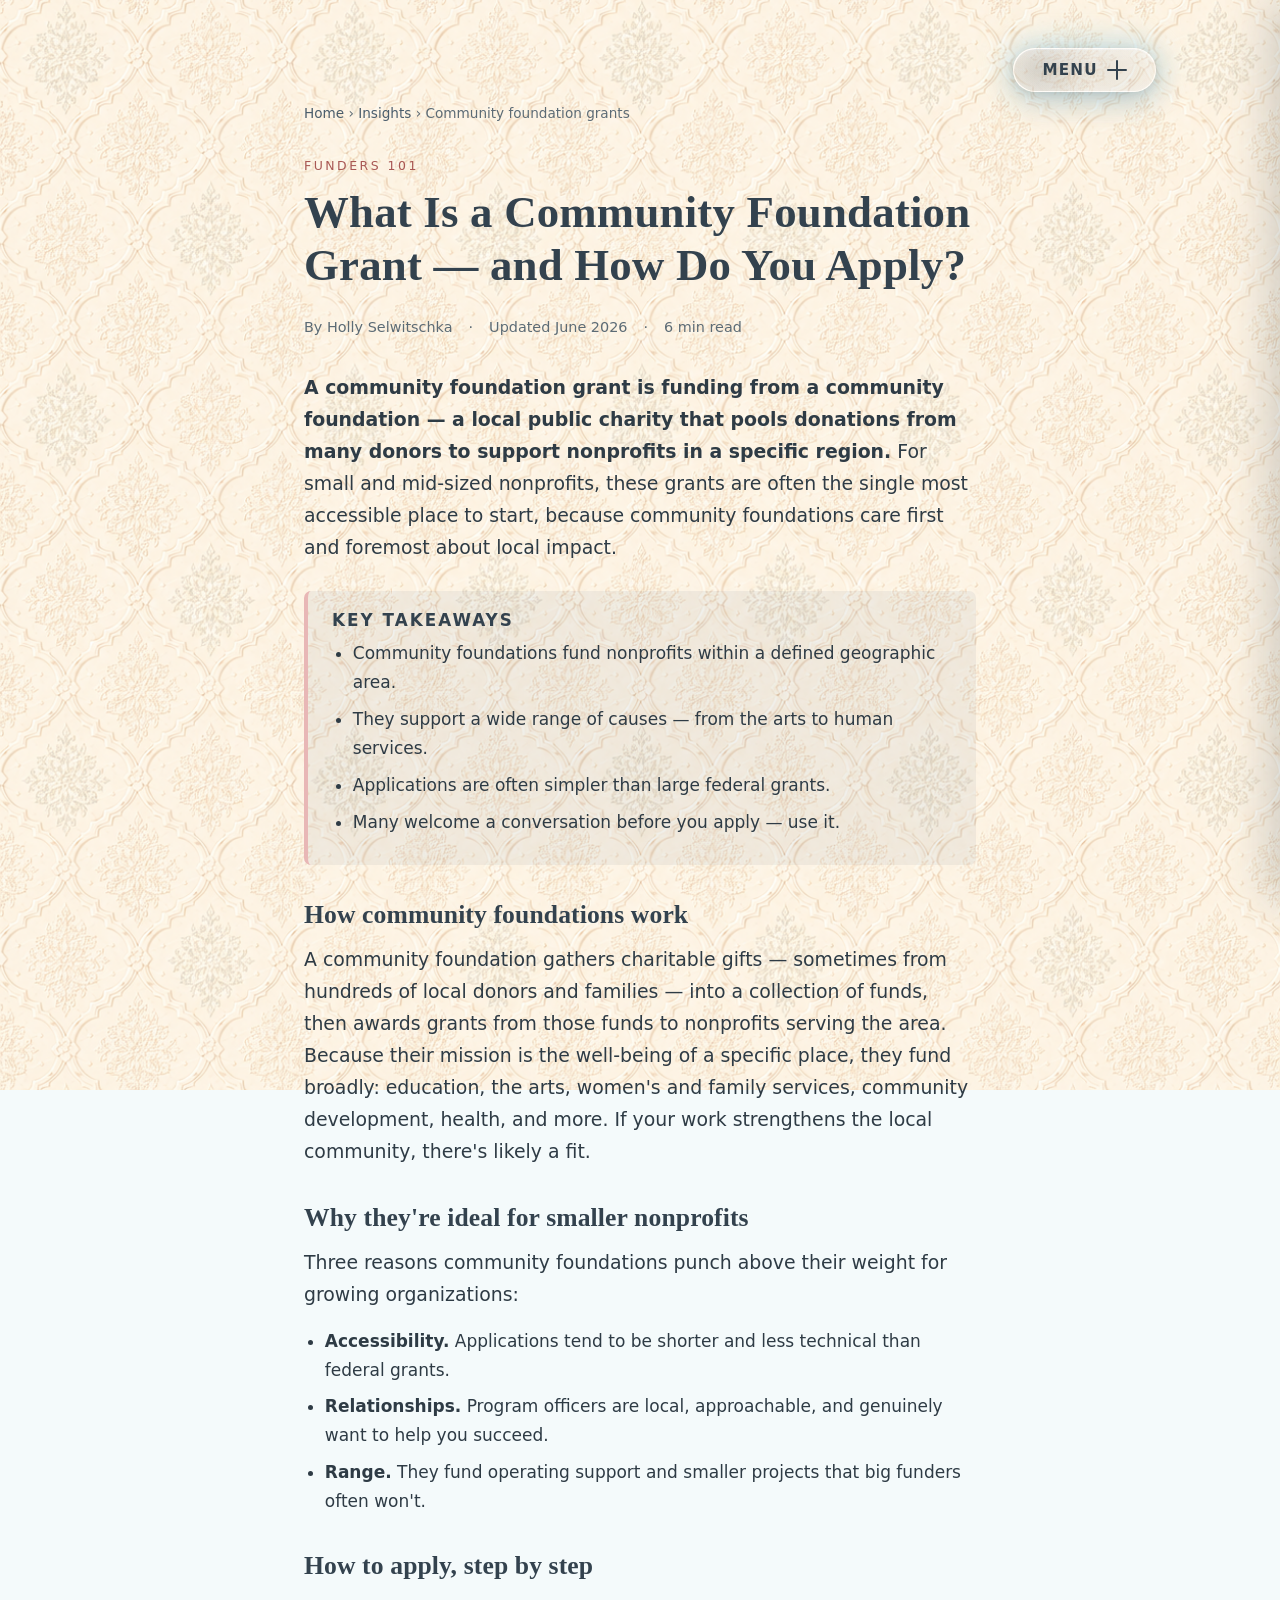
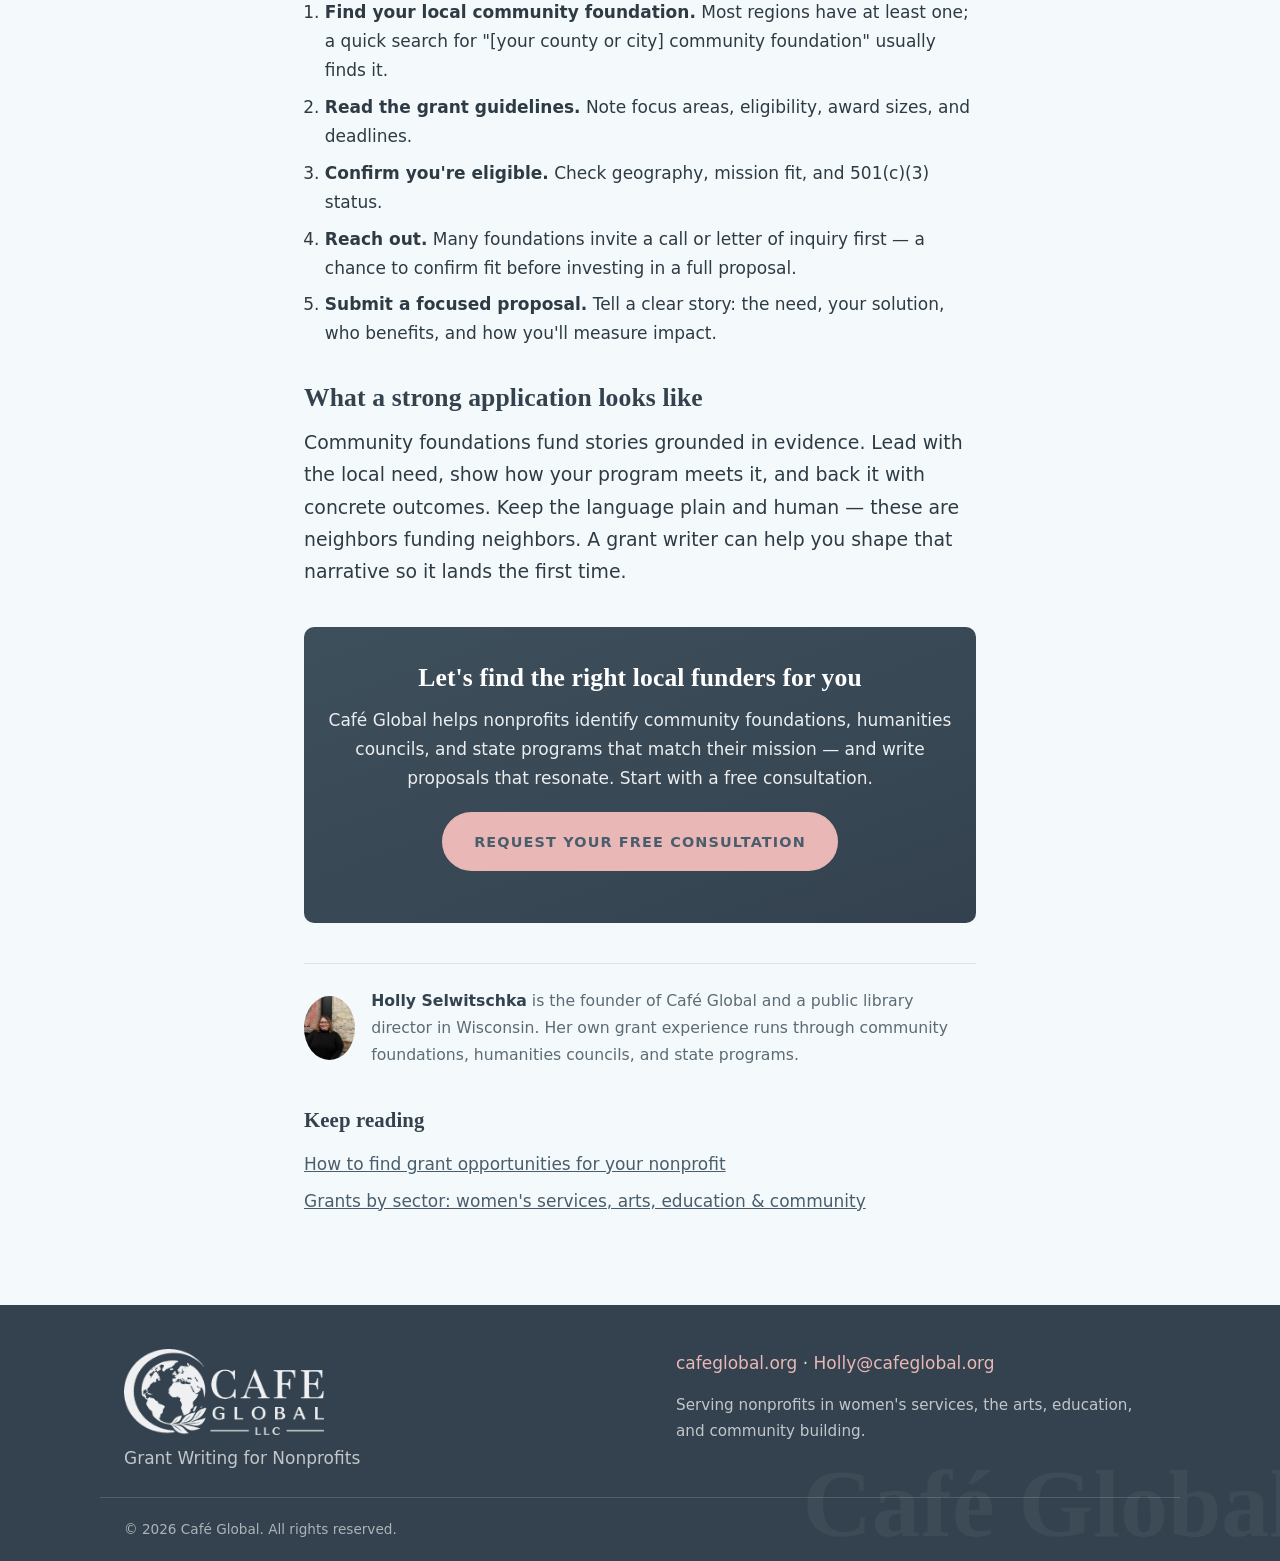
<file: blog/what-is-a-community-foundation-grant.html>
<!DOCTYPE html>
<html lang="en">
<head>
  <meta charset="UTF-8" />
  <meta name="viewport" content="width=device-width, initial-scale=1.0" />
  <title>What Is a Community Foundation Grant — and How Do You Apply? | Café Global</title>
  <meta
    name="description"
    content="A community foundation grant is funding from a local public charity that pools donations to support nonprofits in a specific region. Here's how they work and how your nonprofit can apply."
  />
  <meta name="theme-color" content="#2C5E4F" />

  <meta property="og:title" content="What Is a Community Foundation Grant?" />
  <meta property="og:description" content="Community foundations are one of the most accessible funding sources for small nonprofits. Here's how they work and how to apply." />
  <meta property="og:type" content="article" />
  <meta property="og:url" content="https://cafeglobal.org/blog/what-is-a-community-foundation-grant.html" />
  <meta property="og:image" content="https://cafeglobal.org/assets/og-image.jpg" />
  <meta name="twitter:card" content="summary_large_image" />

  <link rel="canonical" href="https://cafeglobal.org/blog/what-is-a-community-foundation-grant.html" />
  <link rel="icon" href="../favicon.svg" type="image/svg+xml" />

  <link rel="preconnect" href="https://fonts.googleapis.com" />
  <link rel="preconnect" href="https://fonts.gstatic.com" crossorigin />
  <link href="https://fonts.googleapis.com/css2?family=Cinzel:wght@500;600;700&family=EB+Garamond:ital,wght@0,400;0,500;0,600;1,400&family=Inter:wght@400;500;600&display=swap" rel="stylesheet" />
  <link rel="stylesheet" href="../styles.css?v=90" />

  <script type="application/ld+json">
  {
    "@context": "https://schema.org",
    "@type": "Article",
    "headline": "What Is a Community Foundation Grant — and How Do You Apply?",
    "description": "A community foundation grant is funding from a local public charity that pools donations to support nonprofits in a specific region. How they work and how to apply.",
    "image": "https://cafeglobal.org/assets/og-image.jpg",
    "datePublished": "2026-06-25",
    "dateModified": "2026-06-25",
    "author": { "@type": "Person", "name": "Holly Selwitschka" },
    "publisher": { "@type": "Organization", "name": "Café Global", "url": "https://cafeglobal.org" },
    "mainEntityOfPage": "https://cafeglobal.org/blog/what-is-a-community-foundation-grant.html"
  }
  </script>
  <script type="application/ld+json">
  {
    "@context": "https://schema.org",
    "@type": "FAQPage",
    "mainEntity": [
      { "@type": "Question", "name": "What is a community foundation grant?", "acceptedAnswer": { "@type": "Answer", "text": "A community foundation grant is funding awarded by a community foundation — a tax-exempt public charity that pools charitable donations from many donors to support nonprofits within a specific geographic area. Grants typically fund local programs, operations, or projects that benefit the community." } },
      { "@type": "Question", "name": "How do you apply for a community foundation grant?", "acceptedAnswer": { "@type": "Answer", "text": "Find your local community foundation, review their grant guidelines and deadlines, confirm your nonprofit is eligible, and submit the required application — often a letter of inquiry first, then a full proposal. Many community foundations also offer to talk with applicants before they apply." } },
      { "@type": "Question", "name": "Are community foundation grants good for small nonprofits?", "acceptedAnswer": { "@type": "Answer", "text": "Yes. Community foundations are often one of the most accessible funding sources for small and mid-sized nonprofits because they prioritize local impact, fund a wide range of causes, and tend to have simpler applications than large federal grants." } }
    ]
  }
  </script>
  <script type="application/ld+json">
  {
    "@context": "https://schema.org",
    "@type": "BreadcrumbList",
    "itemListElement": [
      { "@type": "ListItem", "position": 1, "name": "Home", "item": "https://cafeglobal.org/" },
      { "@type": "ListItem", "position": 2, "name": "Insights", "item": "https://cafeglobal.org/blog/" },
      { "@type": "ListItem", "position": 3, "name": "What Is a Community Foundation Grant?", "item": "https://cafeglobal.org/blog/what-is-a-community-foundation-grant.html" }
    ]
  }
  </script>
</head>
<body>
  <!-- SVG filter powering the header's liquid-glass refraction/distortion -->
  <svg class="glass-defs" aria-hidden="true" focusable="false">
    <filter id="glass-distortion" x="-20%" y="-20%" width="140%" height="140%">
      <feTurbulence type="fractalNoise" baseFrequency="0.009 0.013" numOctaves="2" seed="7" result="noise" />
      <feGaussianBlur in="noise" stdDeviation="1.4" result="softNoise" />
      <feDisplacementMap in="SourceGraphic" in2="softNoise" scale="46" xChannelSelector="R" yChannelSelector="G" />
    </filter>
    <filter id="glass-surface-filter" color-interpolation-filters="sRGB" x="0%" y="0%" width="100%" height="100%">
      <feImage id="gs-feimage" x="0" y="0" width="100%" height="100%" preserveAspectRatio="none" result="map" />
      <feDisplacementMap id="gs-red" in="SourceGraphic" in2="map" result="dispRed" />
      <feColorMatrix in="dispRed" type="matrix" values="1 0 0 0 0  0 0 0 0 0  0 0 0 0 0  0 0 0 1 0" result="red" />
      <feDisplacementMap id="gs-green" in="SourceGraphic" in2="map" result="dispGreen" />
      <feColorMatrix in="dispGreen" type="matrix" values="0 0 0 0 0  0 1 0 0 0  0 0 0 0 0  0 0 0 1 0" result="green" />
      <feDisplacementMap id="gs-blue" in="SourceGraphic" in2="map" result="dispBlue" />
      <feColorMatrix in="dispBlue" type="matrix" values="0 0 0 0 0  0 0 0 0 0  0 0 1 0 0  0 0 0 1 0" result="blue" />
      <feBlend in="red" in2="green" mode="screen" result="rg" />
      <feBlend in="rg" in2="blue" mode="screen" result="output" />
      <feGaussianBlur id="gs-blur" in="output" stdDeviation="0" />
    </filter>
  </svg>
  <a class="skip-link" href="#main">Skip to content</a>

  <!-- ============ HEADER (menu bubble) ============ -->
  <header class="site-header" id="top">
    <div class="container header-wrap">
      <div class="header-inner">
        <button class="sm-toggle" id="sm-toggle" type="button" aria-label="Open menu" aria-expanded="false" aria-controls="sm-panel">
          <span class="sm-toggle-text">Menu</span>
          <span class="sm-icon" aria-hidden="true">
            <span class="sm-icon-line"></span>
            <span class="sm-icon-line sm-icon-line-v"></span>
          </span>
        </button>
      </div>
    </div>
  </header>

  <!-- ============ STAGGERED MENU ============ -->
  <div class="staggered-menu" id="sm" data-position="right">
    <div class="sm-prelayers" aria-hidden="true">
      <div class="sm-prelayer" style="background:#A7D6E7"></div>
      <div class="sm-prelayer" style="background:#33424E"></div>
    </div>
    <aside class="sm-panel" id="sm-panel" aria-hidden="true" aria-label="Menu">
      <ul class="sm-list" role="list" data-numbering>
        <li class="sm-itemWrap"><a class="sm-item" href="../#services"><span class="sm-itemLabel">How I Help</span></a></li>
        <li class="sm-itemWrap"><a class="sm-item" href="../#about"><span class="sm-itemLabel">About</span></a></li>
        <li class="sm-itemWrap"><a class="sm-item" href="./"><span class="sm-itemLabel">Insights</span></a></li>
        <li class="sm-itemWrap"><a class="sm-item" href="../#faq"><span class="sm-itemLabel">FAQ</span></a></li>
        <li class="sm-itemWrap"><a class="sm-item" href="../#contact"><span class="sm-itemLabel">Contact</span></a></li>
      </ul>
    </aside>
  </div>

  <main id="main" class="blog-main">
    <div class="container post">
      <nav class="breadcrumb" aria-label="Breadcrumb">
        <a href="../">Home</a> › <a href="./">Insights</a> › <span>Community foundation grants</span>
      </nav>

      <article>
        <header class="post-header">
          <span class="cat">Funders 101</span>
          <h1>What Is a Community Foundation Grant — and How Do You Apply?</h1>
          <div class="post-meta">
            <span>By Holly Selwitschka</span><span>·</span>
            <span>Updated June 2026</span><span>·</span>
            <span>6 min read</span>
          </div>
        </header>

        <p>
          <strong>A community foundation grant is funding from a community
          foundation — a local public charity that pools donations from many donors
          to support nonprofits in a specific region.</strong> For small and
          mid-sized nonprofits, these grants are often the single most accessible
          place to start, because community foundations care first and foremost about
          local impact.
        </p>

        <div class="takeaways">
          <h2>Key takeaways</h2>
          <ul>
            <li>Community foundations fund nonprofits within a defined geographic area.</li>
            <li>They support a wide range of causes — from the arts to human services.</li>
            <li>Applications are often simpler than large federal grants.</li>
            <li>Many welcome a conversation before you apply — use it.</li>
          </ul>
        </div>

        <h2>How community foundations work</h2>
        <p>
          A community foundation gathers charitable gifts — sometimes from hundreds
          of local donors and families — into a collection of funds, then awards
          grants from those funds to nonprofits serving the area. Because their
          mission is the well-being of a specific place, they fund broadly: education,
          the arts, women's and family services, community development, health, and
          more. If your work strengthens the local community, there's likely a fit.
        </p>

        <h2>Why they're ideal for smaller nonprofits</h2>
        <p>
          Three reasons community foundations punch above their weight for growing
          organizations:
        </p>
        <ul>
          <li><strong>Accessibility.</strong> Applications tend to be shorter and less technical than federal grants.</li>
          <li><strong>Relationships.</strong> Program officers are local, approachable, and genuinely want to help you succeed.</li>
          <li><strong>Range.</strong> They fund operating support and smaller projects that big funders often won't.</li>
        </ul>

        <h2>How to apply, step by step</h2>
        <ol>
          <li><strong>Find your local community foundation.</strong> Most regions have at least one; a quick search for "[your county or city] community foundation" usually finds it.</li>
          <li><strong>Read the grant guidelines.</strong> Note focus areas, eligibility, award sizes, and deadlines.</li>
          <li><strong>Confirm you're eligible.</strong> Check geography, mission fit, and 501(c)(3) status.</li>
          <li><strong>Reach out.</strong> Many foundations invite a call or letter of inquiry first — a chance to confirm fit before investing in a full proposal.</li>
          <li><strong>Submit a focused proposal.</strong> Tell a clear story: the need, your solution, who benefits, and how you'll measure impact.</li>
        </ol>

        <h2>What a strong application looks like</h2>
        <p>
          Community foundations fund stories grounded in evidence. Lead with the
          local need, show how your program meets it, and back it with concrete
          outcomes. Keep the language plain and human — these are neighbors funding
          neighbors. A grant writer can help you shape that narrative so it lands the
          first time.
        </p>

        <section class="post-cta">
          <h2>Let's find the right local funders for you</h2>
          <p>
            Café Global helps nonprofits identify community foundations, humanities
            councils, and state programs that match their mission — and write
            proposals that resonate. Start with a free consultation.
          </p>
          <p style="margin-top:1.25rem;"><a class="btn btn-lg" href="../#contact">Request Your Free Consultation</a></p>
        </section>

        <div class="post-author">
          <img src="../assets/holly-selwitschka-sm.jpg" alt="Holly Selwitschka" width="64" height="64" loading="lazy" />
          <p><strong>Holly Selwitschka</strong> is the founder of Café Global and a public library director in Wisconsin. Her own grant experience runs through community foundations, humanities councils, and state programs.</p>
        </div>

        <div class="related">
          <h2>Keep reading</h2>
          <ul>
            <li><a href="how-to-find-grants-for-your-nonprofit.html">How to find grant opportunities for your nonprofit</a></li>
            <li><a href="grants-by-sector-women-arts-education-community.html">Grants by sector: women's services, arts, education &amp; community</a></li>
          </ul>
        </div>
      </article>
    </div>
  </main>

  <footer class="site-footer">
    <div class="container footer-inner">
      <div class="footer-brand">
        <img class="footer-logo" src="../assets/logo-light.png" alt="Café Global" width="900" height="390" />
        <p class="footer-tag">Grant Writing for Nonprofits</p>
      </div>
      <div class="footer-contact">
        <p><a href="https://cafeglobal.org">cafeglobal.org</a> · <a href="mailto:Holly@cafeglobal.org">Holly@cafeglobal.org</a></p>
        <p class="footer-sectors">Serving nonprofits in women's services, the arts, education, and community building.</p>
      </div>
    </div>
    <div class="container footer-legal">
      <p>&copy; <span id="year">2026</span> Café Global. All rights reserved.</p>
    </div>
  </footer>

  <script>document.getElementById("year").textContent = new Date().getFullYear();</script>
  <script src="../script.js?v=12" defer></script>
  <script src="../staggeredmenu.js?v=2" defer></script>
  <script src="../glasssurface.js?v=1" defer></script>
</body>
</html>
</file>
<file: styles.css>
/* ============================================================
   Café Global — Grant Writing for Nonprofits
   Design system: clean, professional, trustworthy, warm.
   One primary (deep teal) + one accent (warm gold).
   ============================================================ */

:root {
  /* Brand palette — CAFE Global kit: soft, modern, trustworthy */
  --teal: #4A5D6C;        /* Slate Blue (primary / dark anchor) */
  --teal-dark: #3E4F5C;
  --teal-deep: #33424E;   /* darkest slate — dark sections + headings */
  --gold: #E8B7B6;        /* Chai Pink (accent / CTA) */
  --gold-dark: #A85753;   /* Rose — AA-safe accent text */
  --gold-soft: #F0D2D0;   /* pale pink — accents on dark panels */
  --pink-hover: #D89A98;  /* CTA hover (keeps dark text AA) */
  --mist: #D6EAF2;        /* Misty Blue */
  --mint: #C2E7D6;        /* Soft Mint */
  --seaglass: #A7D6E7;    /* Sea Glass Blue */
  --bg: #F4FAFB;          /* faint misty wash — section background */
  --bg-deep: #E8F4EE;     /* faint mint band */
  --white: #FFFFFF;       /* clean white — cards */
  --ink: #2E3B45;         /* dark slate — body text */
  --muted: #5C6B75;       /* muted slate */
  --line: #D8E6EC;        /* soft pastel border */

  /* Type */
  --display: "Playfair Display", Georgia, "Times New Roman", serif;  /* elegant serif headings */
  --serif: "Playfair Display", Georgia, serif;                       /* serif for quotes */
  --sans: "Montserrat", system-ui, -apple-system, "Segoe UI", Roboto, sans-serif;

  /* Layout */
  --maxw: 1080px;
  --radius: 10px;
  --radius-sm: 7px;
  --shadow: 0 1px 2px rgba(51, 66, 78, 0.06), 0 10px 28px rgba(51, 66, 78, 0.1);
}

/* ---------- Reset / base ---------- */
*,
*::before,
*::after { box-sizing: border-box; }

html { scroll-behavior: smooth; -webkit-text-size-adjust: 100%; scroll-padding-top: 5.5rem; }

body {
  margin: 0;
  font-family: var(--sans);
  font-size: 1.0625rem;
  line-height: 1.7;
  color: var(--ink);
  background-color: var(--bg);
  /* Page-wide background pattern */
  background-image: url("assets/background-pattern.png?v=1");
  background-size: cover;
  background-position: center;
  background-attachment: fixed;
  background-repeat: no-repeat;
  -webkit-font-smoothing: antialiased;
}

h1, h2, h3 {
  font-family: var(--display);
  font-weight: 600;
  line-height: 1.18;
  margin: 0 0 0.5em;
  letter-spacing: 0.005em;
}

p { margin: 0 0 1rem; max-width: 66ch; }

/* Drop cap — opens key passages like a printed book */
.dropcap::first-letter,
.dropcap::first-letter,
.dropcap .bt-wordwrap:first-child .bt-word:first-child::first-letter {
  font-family: var(--display);
  font-weight: 700;
  font-size: 3.4em;
  line-height: 0.7;
  padding-right: 0.08em;
  vertical-align: baseline; /* raised cap: first line sits at the foot of the letter */
  color: var(--teal);
}

/* BlurText: letter-by-letter blur + fade + slide-in on scroll.
   Letters are grouped in word wrappers so words never break across lines. */
.bt-wordwrap { display: inline-block; white-space: nowrap; }
.bt-word {
  display: inline-block;
  opacity: 0;
  filter: blur(10px);
  transform: translateY(-14px);
  transition: opacity 0.4s ease, filter 0.4s ease, transform 0.4s ease;
  will-change: opacity, filter, transform;
}
.bt-word.bt-in { opacity: 1; filter: blur(0); transform: none; }
@media (prefers-reduced-motion: reduce) {
  .bt-word { opacity: 1; filter: none; transform: none; transition: none; }
}

a { color: var(--teal); }

img { max-width: 100%; display: block; }

.container {
  width: 100%;
  max-width: var(--maxw);
  margin-inline: auto;
  padding-inline: 1.5rem;
}

.section { padding-block: clamp(3.5rem, 8vw, 6rem); }

.eyebrow {
  font-family: var(--sans);
  text-transform: uppercase;
  letter-spacing: 0.2em;
  font-size: 0.78rem;
  font-weight: 600;
  color: var(--teal-deep); /* slate — passes WCAG AA on light */
  margin-bottom: 0.85rem;
}
.eyebrow-light { color: var(--gold-soft); }

.section-head { max-width: 42rem; margin-bottom: 2.5rem; }
.section-head .section-intro { color: var(--muted); font-size: 1.125rem; }

/* ---------- Skip link ---------- */
.skip-link {
  position: absolute;
  left: -999px;
  top: 0;
  background: var(--ink);
  color: #fff;
  padding: 0.6rem 1rem;
  border-radius: 0 0 var(--radius-sm) 0;
  z-index: 100;
}
.skip-link:focus { left: 0; }

/* ---------- Buttons ---------- */
.btn {
  display: inline-flex;
  align-items: center;
  justify-content: center;
  gap: 0.5rem;
  background: var(--gold);
  color: var(--ink);
  font-family: var(--sans);
  font-weight: 600;
  font-size: 1rem;
  text-decoration: none;
  padding: 0.7rem 1.4rem;
  border: 2px solid var(--gold);
  border-radius: 999px;
  cursor: pointer;
  transition: background 0.15s ease, transform 0.05s ease, box-shadow 0.15s ease;
}
.btn:hover { background: var(--pink-hover); border-color: var(--pink-hover); }
.btn:active { transform: translateY(1px); }
.btn-lg { padding: 0.95rem 1.9rem; font-size: 1.0625rem; }
.btn-sm { padding: 0.45rem 1rem; font-size: 0.9rem; }

.btn-ghost {
  background: transparent;
  color: var(--teal);
  border-color: rgba(74, 93, 108, 0.5);
}
.btn-ghost:hover { background: rgba(74, 93, 108, 0.08); border-color: var(--teal); }

/* Visible focus for keyboard users everywhere */
a:focus-visible,
button:focus-visible,
input:focus-visible,
select:focus-visible,
textarea:focus-visible {
  outline: 3px solid var(--teal);
  outline-offset: 2px;
  border-radius: 4px;
}

/* ---------- Header ---------- */
/* Floating glass island — fixed overlay; content scrolls beneath it */
.site-header {
  position: fixed;
  top: 0;
  left: 0;
  right: 0;
  z-index: 100;
  background: transparent;
  border: 0;
  padding-top: 3rem;
  pointer-events: none; /* gutters let clicks through; island re-enables below */
}
/* Full-width gutter wrapper; the bubble sits at the right edge */
.header-wrap {
  pointer-events: none;
  display: flex;
  justify-content: flex-end;
}
.header-inner {
  pointer-events: auto;
  position: relative;
  overflow: hidden;
  display: flex;
  align-items: center;
  justify-content: center;
  gap: 1rem;
  width: fit-content;
  padding: 0.7rem 1.4rem;
  border-radius: 999px;
  transition: width 0.6s cubic-bezier(0.22, 1, 0.36, 1);
  /* Transparent liquid glass with SVG refraction/distortion of the backdrop */
  background:
    linear-gradient(180deg, rgba(255, 255, 255, 0.42), rgba(255, 255, 255, 0.16) 55%, rgba(255, 255, 255, 0.3));
  -webkit-backdrop-filter: blur(10px) saturate(160%); /* Safari/Firefox fallback: blur only */
  backdrop-filter: url(#glass-surface-filter) saturate(1.1);
  border: 1px solid rgba(255, 255, 255, 0.55);
  box-shadow:
    inset 0 1px 0 rgba(255, 255, 255, 0.7),
    inset 0 -1px 2px rgba(255, 255, 255, 0.16),
    0 10px 30px rgba(51, 66, 78, 0.16),
    0 2px 8px rgba(51, 66, 78, 0.10),
    0 0 32px 5px rgba(167, 214, 231, 0.6); /* blue sea-glass glow halo */
}
/* When the transparent header floats over a dark section, frost up so
   the slate nav/brand stay legible (keeps AA without losing the glass). */
.site-header.on-dark .header-inner {
  background:
    linear-gradient(180deg, rgba(255, 255, 255, 0.74), rgba(255, 255, 255, 0.52) 55%, rgba(255, 255, 255, 0.64));
}

.glass-defs { position: absolute; width: 0; height: 0; overflow: hidden; }

/* ---- Menu open: push the page left & grow the bubble to the panel width ---- */
:root { --menu-w: clamp(280px, 42vw, 460px); }
main, .site-footer {
  transition: transform 0.6s cubic-bezier(0.22, 1, 0.36, 1);
}
body.menu-open { overflow-x: hidden; }
body.menu-open main,
body.menu-open .site-footer { transform: translateX(calc(-1 * var(--menu-w))); }
/* The header bubble keeps its compact size whether open or closed. */

/* Subtle glow across the whole header bar, tinted to the font color */
.brand { position: relative; }
.header-inner::before {
  content: "";
  position: absolute;
  inset: 0;
  border-radius: inherit;
  background:
    radial-gradient(55% 180% at 16% 50%, rgba(46, 59, 69, 0.16), rgba(46, 59, 69, 0) 72%),
    radial-gradient(90% 200% at 62% 50%, rgba(46, 59, 69, 0.09), rgba(46, 59, 69, 0) 80%);
  z-index: 0;
  pointer-events: none;
}
.header-inner > a,
.header-inner > nav { position: relative; z-index: 1; }
.brand {
  display: inline-flex;
  align-items: center;
  gap: 0.5rem;
  text-decoration: none;
  color: var(--teal-deep);
}
.brand-mark { font-size: 1.3rem; }
.brand-logo { width: 2.3rem; height: auto; display: block; flex: none; }
.brand-name {
  font-family: var(--display);
  font-weight: 700;
  font-size: 1.2rem;
  letter-spacing: 0.04em;
  color: var(--teal-deep);
}
.site-nav {
  display: flex;
  align-items: center;
  gap: 1.5rem;
}
.site-nav a {
  text-decoration: none;
  color: var(--ink);
  font-family: var(--sans);
  font-weight: 500;
  font-size: 0.98rem;
  letter-spacing: 0.01em;
}
.site-nav a:not(.btn):hover { color: var(--teal); }
/* Header Contact button: slate (text color) with white label */
.site-nav .btn {
  background: var(--teal-deep);
  border-color: var(--teal-deep);
  color: #fff;
}
.site-nav .btn:hover {
  background: var(--teal);
  border-color: var(--teal);
  color: #fff;
}

/* ---------- Staggered menu (toggle + slide-out panel) ---------- */
.sm-toggle {
  pointer-events: auto;
  position: relative;
  z-index: 1;
  display: inline-flex;
  align-items: center;
  gap: 0.55rem;
  background: none;
  border: 0;
  cursor: pointer;
  color: var(--teal-deep);
  font-family: var(--sans);
  font-weight: 600;
  font-size: 0.95rem;
  letter-spacing: 0.08em;
  text-transform: uppercase;
}
.sm-icon {
  position: relative;
  width: 20px;
  height: 16px;
  display: inline-block;
  transition: transform 0.5s cubic-bezier(0.22, 1, 0.36, 1);
}
.sm-icon-line {
  position: absolute;
  left: 0;
  top: 50%;
  width: 100%;
  height: 2px;
  background: currentColor;
  border-radius: 2px;
  transform: translateY(-50%);
}
.sm-icon-line-v { transform: translateY(-50%) rotate(90deg); }
.staggered-menu.open .sm-icon { transform: rotate(225deg); }

.staggered-menu { position: fixed; inset: 0; z-index: 90; pointer-events: none; }
.staggered-menu.open { pointer-events: auto; }

.sm-prelayers {
  position: absolute;
  top: 0;
  right: 0;
  height: 100%;
  width: clamp(280px, 42vw, 460px);
  pointer-events: none;
}
.sm-prelayer {
  position: absolute;
  top: 0;
  right: 0;
  height: 100%;
  width: 100%;
  transform: translateX(100%);
  transition: transform 0.6s cubic-bezier(0.22, 1, 0.36, 1);
}
.sm-prelayer:nth-child(1) { z-index: 1; }
.sm-prelayer:nth-child(2) { z-index: 2; }
.staggered-menu.open .sm-prelayer:nth-child(1) { transform: translateX(0); transition-delay: 0s; }
.staggered-menu.open .sm-prelayer:nth-child(2) { transform: translateX(0); transition-delay: 0.07s; }

.sm-panel {
  position: absolute;
  top: 0;
  right: 0;
  height: 100%;
  width: clamp(280px, 42vw, 460px);
  background: #faf8f4;
  display: flex;
  flex-direction: column;
  padding: 7rem 2.5rem 2.5rem;
  overflow-y: auto;
  z-index: 3;
  pointer-events: auto;
  transform: translateX(100%);
  transition: transform 0.65s cubic-bezier(0.22, 1, 0.36, 1);
  box-shadow: -12px 0 44px rgba(51, 66, 78, 0.22);
}
.staggered-menu.open .sm-panel { transform: translateX(0); transition-delay: 0.14s; }

.sm-list {
  list-style: none;
  margin: 0;
  padding: 0;
  display: flex;
  flex-direction: column;
  gap: 0.3rem;
  counter-reset: smItem;
}
.sm-itemWrap { position: relative; overflow: hidden; }
.sm-item {
  position: relative;
  display: inline-block;
  text-decoration: none;
  color: var(--teal-deep);
  font-family: var(--display);
  font-weight: 600;
  font-size: clamp(2rem, 6vw, 3.2rem);
  line-height: 1.1;
  text-transform: uppercase;
  letter-spacing: -1px;
  padding-right: 1.6em;
  transition: color 0.25s ease;
}
.sm-item:hover { color: var(--gold-dark); }
.sm-itemLabel {
  display: inline-block;
  transform: translateY(140%) rotate(8deg);
  transition: transform 0.85s cubic-bezier(0.22, 1, 0.36, 1);
}
.staggered-menu.open .sm-itemLabel { transform: none; }
.staggered-menu.open .sm-itemWrap:nth-child(1) .sm-itemLabel { transition-delay: 0.2s; }
.staggered-menu.open .sm-itemWrap:nth-child(2) .sm-itemLabel { transition-delay: 0.28s; }
.staggered-menu.open .sm-itemWrap:nth-child(3) .sm-itemLabel { transition-delay: 0.36s; }
.staggered-menu.open .sm-itemWrap:nth-child(4) .sm-itemLabel { transition-delay: 0.44s; }
.staggered-menu.open .sm-itemWrap:nth-child(5) .sm-itemLabel { transition-delay: 0.52s; }
.staggered-menu.open .sm-itemWrap:nth-child(6) .sm-itemLabel { transition-delay: 0.6s; }

.sm-list[data-numbering] .sm-item::after {
  counter-increment: smItem;
  content: counter(smItem, decimal-leading-zero);
  position: absolute;
  top: 0.25em;
  right: 0.2em;
  font-family: var(--sans);
  font-size: 0.9rem;
  font-weight: 500;
  color: var(--gold-dark);
  opacity: 0;
  transition: opacity 0.4s ease;
}
.staggered-menu.open .sm-list[data-numbering] .sm-item::after { opacity: 1; transition-delay: 0.55s; }

@media (prefers-reduced-motion: reduce) {
  .sm-prelayer, .sm-panel, .sm-itemLabel, .sm-icon { transition: none; }
}
@media (max-width: 640px) {
  .sm-prelayers, .sm-panel { width: 100%; }
}

/* ---------- Hero ---------- */
.hero {
  background: transparent;
  color: var(--ink);
  display: flex;
  flex-direction: column;
  justify-content: center;
  min-height: 100vh;
}

/* Free-form pink glow behind the hero content — anchored inside the hero so
   it scrolls away with the section instead of following the whole page */
.hero::before {
  content: "";
  position: absolute;
  left: 50%;
  top: 50%;
  transform: translate(-50%, -50%);
  width: min(880px, 94%);
  height: 560px;
  border-radius: 50%;
  background: radial-gradient(58% 56% at 50% 45%, rgba(232, 183, 182, 0.6), rgba(232, 183, 182, 0.22) 46%, rgba(232, 183, 182, 0) 72%);
  filter: blur(38px);
  z-index: 0;
  pointer-events: none;
}
.hero-inner { position: relative; z-index: 1; }

/* Scroll-down prompt at the bottom of the hero */
.scroll-cue {
  position: absolute;
  left: 50%;
  bottom: 1.4rem;
  transform: translateX(-50%);
  display: flex;
  flex-direction: column;
  align-items: center;
  gap: 0.35rem;
  z-index: 2;
  max-width: 92%;
  text-align: center;
  text-decoration: none;
  color: var(--teal-deep);
  font-family: var(--display);
  font-size: clamp(1.5rem, 4vw, 2.1rem); /* same size as an H2 */
  font-weight: 600;
}
.scroll-cue:hover { color: var(--teal); }
.scroll-cue span { white-space: nowrap; }
.scroll-arrow {
  width: 2.38rem;
  height: 2.38rem;
  animation: scroll-bounce 1.6s ease-in-out infinite;
}
@keyframes scroll-bounce {
  0%, 100% { transform: translateY(0); }
  50% { transform: translateY(7px); }
}
@media (prefers-reduced-motion: reduce) {
  .scroll-arrow { animation: none; }
}

/* Hero CTA: liquid glass like the header */
.hero-actions .btn {
  background: linear-gradient(180deg, rgba(46, 59, 69, 0.2), rgba(46, 59, 69, 0.08) 55%, rgba(46, 59, 69, 0.16));
  -webkit-backdrop-filter: blur(8px) saturate(170%);
  backdrop-filter: url(#glass-distortion) blur(3px) saturate(170%);
  border: 1px solid rgba(255, 255, 255, 0.55);
  box-shadow:
    inset 0 1px 0 rgba(255, 255, 255, 0.7),
    inset 0 -1px 2px rgba(255, 255, 255, 0.16),
    0 8px 22px rgba(46, 59, 69, 0.24),
    0 0 26px rgba(46, 59, 69, 0.26); /* glow in the font color */
  color: var(--ink);
}
.hero-actions .btn:hover {
  background: linear-gradient(180deg, rgba(46, 59, 69, 0.3), rgba(46, 59, 69, 0.16) 55%, rgba(46, 59, 69, 0.24));
  border-color: rgba(255, 255, 255, 0.65);
}

/* StarBorder (React Bits) — animated star border around the CTA */
.star-border {
  position: relative;
  display: inline-block;
  border-radius: 999px;
  overflow: hidden;
  padding: 3px; /* thickness — reveals the moving star border */
  isolation: isolate;
  box-shadow: 0 8px 22px rgba(46, 59, 69, 0.22), 0 0 26px rgba(46, 59, 69, 0.24);
}
.star-border::before,
.star-border::after {
  content: "";
  position: absolute;
  width: 300%;
  height: 50%;
  border-radius: 50%;
  opacity: 0.85;
  z-index: 0;
  pointer-events: none;
  background: radial-gradient(circle, #A7D6E7, transparent 12%);
}
.star-border::after { bottom: -12px; right: -250%; animation: star-bottom 6s linear infinite alternate; }
.star-border::before { top: -12px; left: -250%; animation: star-top 6s linear infinite alternate; }
.star-border .btn { position: relative; z-index: 1; }
@keyframes star-bottom {
  0% { transform: translate(0, 0); opacity: 1; }
  100% { transform: translate(-100%, 0); opacity: 0; }
}
@keyframes star-top {
  0% { transform: translate(0, 0); opacity: 1; }
  100% { transform: translate(100%, 0); opacity: 0; }
}
@media (prefers-reduced-motion: reduce) {
  .star-border::before, .star-border::after { animation: none; }
}
.hero-inner {
  padding: clamp(2rem, 6vw, 4rem) 0;
  text-align: center;
}
.hero .eyebrow { color: var(--teal-deep); text-align: center; max-width: none; margin-inline: auto; font-size: 0.936rem; }
.hero h1 {
  color: var(--teal-deep);
  font-size: clamp(2rem, 5.2vw, 3rem);
  max-width: none;
  margin-inline: auto;
  /* ShinyText: an animated sheen swept across the headline */
  background-image: linear-gradient(110deg, var(--teal-deep) 0%, var(--teal-deep) 38%, #93C2D4 50%, var(--teal-deep) 62%, var(--teal-deep) 100%);
  background-size: 200% auto;
  -webkit-background-clip: text;
  background-clip: text;
  -webkit-text-fill-color: transparent;
  animation: shine-text 5.5s linear infinite;
}
@keyframes shine-text {
  0% { background-position: 150% center; }
  40% { background-position: -50% center; }
  100% { background-position: -50% center; }
}

.hero-sub {
  margin: 1.25rem auto 2rem;
  font-size: clamp(1.7rem, 4.4vw, 2.5rem); /* a smidge smaller than the H1 */
  color: var(--muted);
  max-width: none;
  min-height: 1.3em; /* reserve space so rotating words don't shift layout */
}
/* TextType rotating words + blinking cursor */
#hero-type { color: var(--teal-deep); font-weight: 300; font-family: var(--display); }
.hero-sub .type-cursor { font-family: var(--display); }
.type-cursor {
  display: inline-block;
  margin-left: 0.06em;
  color: var(--gold-dark);
  font-weight: 500;
  animation: type-blink 1s steps(1, end) infinite;
}
@keyframes type-blink { 0%, 50% { opacity: 1; } 50.01%, 100% { opacity: 0; } }

/* Duplicated heading echo ("Organizations") below the typing text */
.hero-echo {
  font-family: var(--display);
  font-weight: 600;
  line-height: 1.18;
  font-size: clamp(2rem, 5.2vw, 3rem);
  text-align: center;
  margin: 0.4rem auto 0;
  background-image: linear-gradient(110deg, var(--teal-deep) 0%, var(--teal-deep) 38%, #93C2D4 50%, var(--teal-deep) 62%, var(--teal-deep) 100%);
  background-size: 200% auto;
  -webkit-background-clip: text;
  background-clip: text;
  -webkit-text-fill-color: transparent;
  animation: shine-text 5.5s linear infinite;
}

@media (prefers-reduced-motion: reduce) {
  .hero h1, .hero-echo { animation: none; background-position: 0 center; }
  .type-cursor { animation: none; }
}
.hero-actions {
  display: flex;
  flex-wrap: wrap;
  gap: 1rem;
  justify-content: center;
  margin-top: 30px;
}
.hero-sectors {
  margin: 2.25rem auto 0;
  color: var(--muted);
  font-size: 0.95rem;
  max-width: none;
}

/* ---------- Awareness band ---------- */
.awareness {
  background: transparent;
}
.awareness-inner {
  padding-block: 0 clamp(2.5rem, 6vw, 3.75rem);
  text-align: center;
}
.awareness h2 {
  color: var(--teal-deep);
  font-size: clamp(1.5rem, 4vw, 2.1rem);
}
.awareness p {
  margin-inline: auto;
  color: var(--muted);
  font-size: 1.125rem;
  max-width: 52ch;
}
.awareness-link {
  display: inline-block;
  margin-top: 0.5rem;
  font-weight: 600;
  text-decoration: none;
  font-family: var(--display);
  font-size: clamp(1.5rem, 4vw, 2.1rem); /* same size as the H2 */
}
.awareness-link:hover { text-decoration: underline; }

/* ---------- Sector band ---------- */
.sectors {
  background: var(--teal-deep);
  color: #fff;
  padding-block: 2.75rem;
  border-block: 1px solid rgba(255, 255, 255, 0.18);
}
.sectors-heading {
  text-align: center;
  font-family: var(--sans);
  font-size: 1.05rem;
  font-weight: 500;
  letter-spacing: 0.16em;
  text-transform: uppercase;
  color: var(--gold-soft);
  margin-bottom: 1.5rem;
}
.sector-list {
  list-style: none;
  margin: 0;
  padding: 0;
  display: flex;
  flex-wrap: wrap;
  justify-content: center;
  gap: 0.4rem 0;
}
.sector-list li {
  display: inline-flex;
  align-items: center;
  font-family: var(--sans);
  font-size: 1.15rem;
  color: #fff;
}
/* Subtle gold middot separating each sector */
.sector-list li:not(:first-child)::before {
  content: "·";
  color: var(--gold-soft);
  margin-inline: 1.15rem;
}

/* ---------- Services ---------- */
.services { background: transparent; }
.card-grid {
  display: grid;
  grid-template-columns: repeat(auto-fit, minmax(260px, 1fr));
  gap: 1.5rem;
}
.card {
  background: var(--white);
  border: 1px solid var(--line);
  border-radius: var(--radius);
  padding: 1.75rem;
  box-shadow: var(--shadow);
  transition: transform 0.15s ease, box-shadow 0.15s ease;
}
.card:hover {
  transform: translateY(-3px);
  box-shadow: 0 2px 4px rgba(51, 66, 78, 0.08), 0 14px 34px rgba(51, 66, 78, 0.12);
}
.card-icon {
  display: inline-flex;
  align-items: center;
  justify-content: center;
  width: 3rem;
  height: 3rem;
  font-size: 1.5rem;
  background: rgba(167, 214, 231, 0.35);
  border-radius: 50%;
  margin-bottom: 1rem;
}
.card h3 {
  color: var(--teal-deep);
  font-size: 1.25rem;
}
.card p { color: var(--muted); margin-bottom: 0; font-size: 1rem; }

/* ---------- How it works ---------- */
.how { background: transparent; }
.steps {
  list-style: none;
  margin: 0;
  padding: 0;
  display: grid;
  grid-template-columns: repeat(auto-fit, minmax(240px, 1fr));
  gap: 1.5rem;
  counter-reset: step;
}
.step {
  position: relative;
  background: var(--white);
  border: 1px solid var(--line);
  border-radius: var(--radius);
  padding: 2rem 1.75rem 1.75rem;
}
.step-num {
  display: inline-flex;
  align-items: center;
  justify-content: center;
  width: 2.5rem;
  height: 2.5rem;
  background: var(--teal);
  color: #fff;
  font-family: var(--sans);
  font-weight: 600;
  font-size: 1.2rem;
  border-radius: 50%;
  margin-bottom: 0.85rem;
}
.step h3 { color: var(--teal-deep); font-size: 1.2rem; }
.step p { color: var(--muted); margin-bottom: 0; }
.how-cta { text-align: center; margin-top: 2.5rem; }

/* ---------- About ---------- */
.about { background: transparent; }
.about-inner {
  display: grid;
  grid-template-columns: minmax(0, 360px) 1fr;
  gap: clamp(1.5rem, 5vw, 3.5rem);
  align-items: center;
}
.about-photo img {
  width: 100%;
  height: auto;
  border-radius: var(--radius);
  box-shadow: var(--shadow);
}
.about-body h2 {
  color: var(--teal-deep);
  font-size: clamp(1.7rem, 4vw, 2.4rem);
}
.about-body p { color: var(--muted); }
.about-body strong { color: var(--teal-deep); }

@media (max-width: 720px) {
  .about-inner { grid-template-columns: 1fr; justify-items: center; text-align: center; }
  .about-photo { max-width: 320px; }
  .about-body p { margin-inline: auto; }
}

/* ---------- Consultation ---------- */
.consultation {
  background: linear-gradient(160deg, var(--teal-dark), var(--teal-deep));
  color: #fff;
  text-align: center;
}
.consultation-inner { max-width: 46rem; margin-inline: auto; }
.consultation h2 {
  color: #fff;
  font-size: clamp(1.7rem, 4.5vw, 2.5rem);
}
.consultation-body {
  margin: 0 auto 2rem;
  color: rgba(255, 255, 255, 0.9);
  font-size: 1.15rem;
}

/* ---------- Testimonials ---------- */
.testimonials { background: transparent; }
.quote-grid {
  display: grid;
  grid-template-columns: repeat(auto-fit, minmax(260px, 1fr));
  gap: 1.5rem;
}
.quote {
  margin: 0;
  background: var(--white);
  border: 1px solid var(--line);
  border-left: 4px solid var(--gold);
  border-radius: var(--radius);
  padding: 1.75rem;
  box-shadow: var(--shadow);
}
.quote blockquote {
  margin: 0 0 0.85rem;
  font-family: var(--serif);
  font-size: 1.2rem;
  color: var(--ink);
  line-height: 1.4;
}
.quote figcaption { color: var(--muted); font-size: 0.95rem; }

/* ---------- FAQ ---------- */
.faq { background: transparent; }
.faq-inner { max-width: 760px; margin-inline: auto; }
.faq-item {
  border: 1px solid var(--line);
  border-radius: var(--radius-sm);
  margin-bottom: 0.75rem;
  background: var(--bg);
  overflow: hidden;
}
.faq-item summary {
  cursor: pointer;
  list-style: none;
  padding: 1.1rem 1.25rem;
  font-weight: 600;
  font-size: 1.05rem;
  color: var(--teal-deep);
  display: flex;
  align-items: center;
  justify-content: space-between;
  gap: 1rem;
}
.faq-item summary::-webkit-details-marker { display: none; }
.faq-item summary::after {
  content: "+";
  font-size: 1.4rem;
  font-weight: 400;
  color: var(--teal);
  transition: transform 0.2s ease;
  line-height: 1;
}
.faq-item[open] summary::after { content: "−"; }
.faq-item summary:hover { color: var(--teal); }
.faq-item p {
  margin: 0;
  padding: 0 1.25rem 1.2rem;
  color: var(--muted);
}

/* ---------- AnimatedList (React Bits, vanilla port) for the FAQ ---------- */
.scroll-list-container { position: relative; }
.scroll-list {
  max-height: 380px;
  overflow-y: auto;
  padding: 6px 10px 16px;
  scroll-behavior: smooth;
  scrollbar-width: thin;
  scrollbar-color: var(--seaglass) var(--mist);
}
.scroll-list:focus { outline: none; }
.scroll-list::-webkit-scrollbar { width: 8px; }
.scroll-list::-webkit-scrollbar-track { background: var(--mist); border-radius: 4px; }
.scroll-list::-webkit-scrollbar-thumb { background: var(--seaglass); border-radius: 4px; }
.scroll-list::-webkit-scrollbar-thumb:hover { background: var(--teal); }

/* Scale + fade-in on scroll into view */
.faq-item.al-item {
  opacity: 0;
  transform: scale(0.7);
  transition: opacity 0.25s ease, transform 0.25s ease;
  will-change: opacity, transform;
}
.faq-item.al-item.al-in { opacity: 1; transform: scale(1); }
.faq-item.al-selected {
  border-color: var(--seaglass);
  box-shadow: 0 0 0 2px rgba(167, 214, 231, 0.55), 0 6px 18px rgba(51, 66, 78, 0.08);
}
@media (prefers-reduced-motion: reduce) {
  .faq-item.al-item { opacity: 1; transform: none; transition: none; }
  .scroll-list { scroll-behavior: auto; }
}

/* Top/bottom gradient fades (cream, to match the page background) */
.top-gradient,
.bottom-gradient {
  position: absolute;
  left: 0;
  right: 0;
  pointer-events: none;
  transition: opacity 0.3s ease;
  z-index: 2;
}
.top-gradient { top: 0; height: 50px; background: linear-gradient(to bottom, #f3ebd9, rgba(243, 235, 217, 0)); }
.bottom-gradient { bottom: 0; height: 90px; background: linear-gradient(to top, #f3ebd9, rgba(243, 235, 217, 0)); }

/* Hidden scrollbar */
.no-scrollbar { scrollbar-width: none; -ms-overflow-style: none; }
.no-scrollbar::-webkit-scrollbar { display: none; }

/* Continuous auto-scroll loop (FAQ) — native scroll, so it's also
   manually scrollable; scrollbar stays hidden via .no-scrollbar */
.faq-marquee .scroll-list { overflow-y: auto; scroll-behavior: auto; }
.faq-marquee .al-track { display: block; }
.faq-marquee .top-gradient,
.faq-marquee .bottom-gradient { opacity: 1 !important; }

/* ---------- TrueFocus (React Bits, vanilla port) — About name ---------- */
.focus-container {
  position: relative;
  display: inline-flex;
  gap: 0.3em;
  vertical-align: baseline;
}
.focus-word {
  position: relative;
  transition: filter 0.3s ease;
}
.focus-frame {
  position: absolute;
  top: 0;
  left: 0;
  pointer-events: none;
  box-sizing: content-box;
  opacity: 0;
}
.focus-frame .corner {
  position: absolute;
  width: 0.55rem;
  height: 0.55rem;
  border: 3px solid var(--teal);
  filter: drop-shadow(0 0 4px rgba(74, 93, 108, 0.5));
  border-radius: 3px;
}
.focus-frame .top-left { top: -8px; left: -8px; border-right: none; border-bottom: none; }
.focus-frame .top-right { top: -8px; right: -8px; border-left: none; border-bottom: none; }
.focus-frame .bottom-left { bottom: -8px; left: -8px; border-right: none; border-top: none; }
.focus-frame .bottom-right { bottom: -8px; right: -8px; border-left: none; border-top: none; }
@media (prefers-reduced-motion: reduce) {
  .focus-word { filter: none !important; }
  .focus-frame { opacity: 0 !important; }
}

/* ---------- Contact form ---------- */
.contact { background: transparent; }
.contact-inner { max-width: 760px; margin-inline: auto; }
.contact-form {
  display: grid;
  grid-template-columns: 1fr 1fr;
  gap: 1.25rem 1.5rem;
}
.field { display: flex; flex-direction: column; }
.field-full { grid-column: 1 / -1; }

.field label,
.field-radio legend {
  font-weight: 600;
  font-size: 0.95rem;
  margin-bottom: 0.4rem;
  color: var(--ink);
}
.req { color: var(--gold-dark); }
.optional { color: var(--muted); font-weight: 400; font-size: 0.85rem; }

input,
select,
textarea {
  font-family: var(--sans);
  font-size: 1rem;
  color: var(--ink);
  background: var(--bg);
  border: 1px solid var(--line);
  border-radius: var(--radius-sm);
  padding: 0.7rem 0.85rem;
  width: 100%;
}
input:focus,
select:focus,
textarea:focus { background: #fff; border-color: var(--teal); }
textarea { resize: vertical; min-height: 120px; }

.field-radio { border: 0; padding: 0; margin: 0; }
.field-radio legend { padding: 0; }
.radio-row { display: flex; flex-wrap: wrap; gap: 0.75rem; margin-top: 0.25rem; }
.radio {
  display: inline-flex;
  align-items: center;
  gap: 0.4rem;
  background: var(--bg);
  border: 1px solid var(--line);
  border-radius: 999px;
  padding: 0.5rem 1rem;
  cursor: pointer;
  font-weight: 500;
}
.radio input { width: auto; }
.radio:has(input:checked) {
  border-color: var(--teal);
  background: rgba(74, 93, 108, 0.1);
}

.error {
  color: #b3261e;
  font-size: 0.85rem;
  margin: 0.35rem 0 0;
}
.field.invalid input,
.field.invalid select,
.field.invalid textarea { border-color: #b3261e; }

.form-actions {
  display: flex;
  align-items: center;
  gap: 1rem;
  flex-wrap: wrap;
  margin-top: 0.25rem;
}
.form-note { color: var(--muted); font-size: 0.875rem; margin: 0; }

.form-status {
  grid-column: 1 / -1;
  margin: 0.5rem 0 0;
  padding: 0.9rem 1.1rem;
  border-radius: var(--radius-sm);
  font-weight: 500;
}
.form-status.success {
  background: rgba(74, 93, 108, 0.12);
  color: var(--teal-deep);
  border: 1px solid rgba(74, 93, 108, 0.3);
}
.form-status.failure {
  background: rgba(179, 38, 30, 0.08);
  color: #8c1d18;
  border: 1px solid rgba(179, 38, 30, 0.3);
}

/* Honeypot — visually hidden, still in DOM for bots */
.hp {
  position: absolute;
  left: -9999px;
  width: 1px;
  height: 1px;
  overflow: hidden;
}

/* ---------- Footer ---------- */
.site-footer {
  background: var(--teal-deep);
  color: rgba(255, 255, 255, 0.85);
}
.footer-inner {
  display: flex;
  flex-wrap: wrap;
  gap: 1.5rem 3rem;
  justify-content: space-between;
  padding-block: 2.75rem 1.5rem;
}
.footer-logo {
  width: 200px;
  max-width: 56vw;
  height: auto;
  display: block;
  /* Render the dark logo as white so it reads on the slate footer */
  filter: brightness(0) invert(1);
  opacity: 0.92;
}
.footer-tag { margin: 0.55rem 0 0; color: rgba(255, 255, 255, 0.7); }
.footer-contact { max-width: 30rem; }
.footer-contact a { color: var(--gold); text-decoration: none; }
.footer-contact a:hover { text-decoration: underline; }
.footer-sectors { color: rgba(255, 255, 255, 0.7); font-size: 0.95rem; }
.footer-legal {
  border-top: 1px solid rgba(255, 255, 255, 0.15);
  padding-block: 1.25rem;
}
.footer-legal p { margin: 0; font-size: 0.85rem; color: rgba(255, 255, 255, 0.6); }

/* ---------- Responsive ---------- */
@media (max-width: 640px) {
  .contact-form { grid-template-columns: 1fr; }
  .site-nav { gap: 0.85rem; }
  .site-nav a:not(.btn) { display: none; } /* keep header clean on small screens */
}

/* ============================================================
   LITERARY / OLD-LIBRARY THEME — background typography & ornament
   ============================================================ */

/* Buttons: clean Montserrat labels */
.btn {
  font-family: var(--sans);
  font-weight: 600;
  letter-spacing: 0.08em;
  text-transform: uppercase;
  font-size: 0.82rem;
}
.btn-lg { font-size: 0.9rem; }
.btn-sm { font-size: 0.72rem; }

/* --- Hero: giant faint wordmark behind the headline --- */
.hero { position: relative; overflow: hidden; isolation: isolate; }
/* Decorative ruled ornament beneath the "Organizations" echo heading */
.hero-echo::after {
  content: "";
  display: block;
  width: 64px;
  margin: 1.6rem auto 0;
  border-top: 2px solid var(--gold-soft);
}

/* --- Section title ornament: a short pastel accent rule --- */
.section-head h2::after,
.awareness h2::after,
.consultation h2::after {
  content: "";
  display: block;
  width: 64px;
  margin-top: 1rem;
  text-align: center;
  border-top: 3px solid var(--gold);
}
.awareness h2::after,
.consultation h2::after { margin-inline: auto; } /* centered sections */
.consultation h2::after { border-top-color: var(--gold-soft); }

/* --- Faint background word watermarks on the deep-green panels --- */
.consultation { position: relative; overflow: hidden; isolation: isolate; }
.consultation::before {
  content: "Stories worth funding";
  position: absolute;
  left: 50%;
  top: 50%;
  transform: translate(-50%, -50%) rotate(-4deg);
  font-family: var(--display);
  font-weight: 700;
  font-size: clamp(2.5rem, 10vw, 7rem);
  white-space: nowrap;
  color: rgba(255, 255, 255, 0.05);
  pointer-events: none;
  z-index: -1;
}

/* --- Service & step cards: clean white with a soft pastel top edge --- */
.card, .step {
  background:
    linear-gradient(var(--white), var(--white)) padding-box,
    linear-gradient(180deg, var(--gold-soft), var(--line)) border-box;
  border: 1px solid transparent;
}
.card-icon {
  background: rgba(167, 214, 231, 0.3);
  border: 1px solid rgba(74, 93, 108, 0.18);
}
.card-icon .ico { width: 1.6rem; height: 1.6rem; color: var(--teal-dark); }

/* --- Footer: faint motto watermark, library-green --- */
.site-footer { position: relative; overflow: hidden; isolation: isolate; }
.site-footer::before {
  content: "Café Global";
  position: absolute;
  right: -1rem;
  bottom: -1.5rem;
  font-family: var(--display);
  font-weight: 700;
  font-size: clamp(2.5rem, 9vw, 6rem);
  color: rgba(255, 255, 255, 0.05);
  white-space: nowrap;
  pointer-events: none;
  z-index: 0;
}
.footer-inner, .footer-legal { position: relative; z-index: 1; }

/* Quotes/blockquotes get an oversized opening mark */
.quote blockquote { position: relative; }

/* ---------- Responsive ---------- */
@media (max-width: 640px) {
  .contact-form { grid-template-columns: 1fr; }
  .site-nav { gap: 0.85rem; }
  .site-nav a:not(.btn) { display: none; } /* keep header clean on small screens */
}

/* ---------- Motion / contrast preferences ---------- */
@media (prefers-reduced-motion: reduce) {
  html { scroll-behavior: auto; }
  * { transition: none !important; }
}

/* ============================================================
   BLOG / INSIGHTS
   ============================================================ */
.blog-main { padding: clamp(6rem, 8vw, 7rem) 0 clamp(2.5rem, 6vw, 4.5rem); }

.breadcrumb {
  font-family: var(--sans);
  font-size: 0.85rem;
  color: var(--muted);
  margin-bottom: 1.5rem;
}
.breadcrumb a { color: var(--teal); text-decoration: none; }
.breadcrumb a:hover { text-decoration: underline; }

/* Blog index */
.blog-hero { max-width: 46rem; margin: 0 auto 2.5rem; text-align: center; }
.blog-hero h1 { color: var(--teal-deep); font-size: clamp(2rem, 5vw, 3rem); }
.blog-hero p { color: var(--muted); font-size: 1.2rem; margin-inline: auto; }

.post-grid {
  display: grid;
  grid-template-columns: repeat(auto-fill, minmax(300px, 1fr));
  gap: 1.5rem;
}
.post-card {
  display: flex;
  flex-direction: column;
  background:
    linear-gradient(var(--white), var(--white)) padding-box,
    linear-gradient(180deg, var(--gold-soft), var(--line)) border-box;
  border: 1px solid transparent;
  border-radius: var(--radius);
  padding: 1.75rem;
  box-shadow: var(--shadow);
  text-decoration: none;
  color: inherit;
  transition: transform 0.15s ease, box-shadow 0.15s ease;
}
.post-card:hover { transform: translateY(-3px); box-shadow: 0 2px 4px rgba(51,66,78,.08), 0 16px 36px rgba(51,66,78,.14); }
.post-card .cat {
  font-family: var(--sans);
  text-transform: uppercase;
  letter-spacing: 0.18em;
  font-size: 0.72rem;
  color: var(--gold-dark);
  margin-bottom: 0.5rem;
}
.post-card h2 { font-size: 1.35rem; color: var(--teal-deep); margin-bottom: 0.5rem; }
.post-card p { color: var(--muted); font-size: 1.02rem; margin-bottom: 1rem; }
.post-card .more { margin-top: auto; color: var(--teal); font-weight: 600; font-family: var(--sans); font-size: 0.95rem; }

/* Single post */
.post { max-width: 720px; margin-inline: auto; }
.post-header { margin-bottom: 2rem; }
.post-header .cat {
  font-family: var(--sans);
  text-transform: uppercase;
  letter-spacing: 0.2em;
  font-size: 0.78rem;
  color: var(--gold-dark);
}
.post-header h1 { color: var(--teal-deep); font-size: clamp(1.9rem, 4.5vw, 2.8rem); margin-top: 0.5rem; }
.post-meta {
  font-family: var(--sans);
  font-size: 0.9rem;
  color: var(--muted);
  display: flex;
  flex-wrap: wrap;
  gap: 0.4rem 1rem;
  margin-top: 0.85rem;
}
.post article > p { font-size: 1.18rem; }
.post h2 { color: var(--teal-deep); font-size: 1.6rem; margin-top: 2.2rem; }
.post h3 { color: var(--teal-dark); font-size: 1.25rem; margin-top: 1.5rem; }
.post ul, .post ol { padding-left: 1.3rem; }
.post li { margin-bottom: 0.5rem; }
.post a { color: var(--teal); }

/* Answer-first key-takeaways box (AEO/GEO) */
.takeaways {
  background: rgba(74, 93, 108, 0.07);
  border-left: 4px solid var(--gold);
  border-radius: var(--radius-sm);
  padding: 1.25rem 1.5rem;
  margin: 1.75rem 0;
}
.takeaways h2 {
  margin: 0 0 0.5rem;
  font-size: 1.05rem;
  font-family: var(--sans);
  text-transform: uppercase;
  letter-spacing: 0.12em;
  color: var(--teal-deep);
}
.takeaways p, .takeaways ul { margin: 0; }
.takeaways li { color: var(--ink); }

/* In-post CTA */
.post-cta {
  margin: 2.5rem 0 1rem;
  text-align: center;
  background: linear-gradient(160deg, var(--teal-dark), var(--teal-deep));
  color: #fff;
  border-radius: var(--radius);
  padding: 2.25rem 1.5rem;
  position: relative;
  overflow: hidden;
}
.post-cta h2 { color: #fff; margin-top: 0; font-size: 1.6rem; }
.post-cta p { color: rgba(255,255,255,0.9); margin-inline: auto; }

/* Author note */
.post-author {
  display: flex;
  gap: 1rem;
  align-items: center;
  margin: 2.5rem 0 0;
  padding-top: 1.5rem;
  border-top: 1px solid var(--line);
}
.post-author img { width: 64px; height: 64px; border-radius: 50%; object-fit: cover; }
.post-author p { margin: 0; font-size: 0.98rem; color: var(--muted); }
.post-author strong { color: var(--teal-deep); }

/* Related links */
.related { margin-top: 2.5rem; }
.related h2 { font-size: 1.3rem; color: var(--teal-deep); }
.related ul { list-style: none; padding: 0; }
.related a { color: var(--teal); font-weight: 500; }

/* ============================================================
   MagicBento — consolidated How It Works + Sectors + Services
   ============================================================ */
.bento-section { background: transparent; }
.bento-section .section-head { margin-bottom: 2.2rem; }
.bento-section--light {
  padding-top: 0;
  position: relative;
  isolation: isolate;
  overflow: hidden;
}
/* Soft blue gradient glow (bento sea-glass) behind the section text */
.bento-section--light::before {
  content: "";
  position: absolute;
  left: 203px; /* centered on the word "support" in the intro */
  top: 156px;
  transform: translate(-50%, -50%);
  width: min(520px, 62%);
  height: 340px;
  border-radius: 50%;
  background: radial-gradient(58% 56% at 50% 45%, rgba(167, 214, 231, 0.55), rgba(167, 214, 231, 0.2) 46%, rgba(167, 214, 231, 0) 72%);
  filter: blur(42px);
  z-index: -1;
  pointer-events: none;
}
/* Eyebrow scaled up to the H2 size but kept thin (not bold) */
.bento-section .section-head .eyebrow {
  font-size: clamp(1.4rem, 3.4vw, 1.9rem);
  font-weight: 300;
  letter-spacing: 0.08em;
}

/* Hero: Café Global logo pinned to the top-left corner (no box) */
.hero-logo-wrap {
  position: absolute;
  top: 0.85rem; /* aligns with the top of the menu bubble */
  left: clamp(1.2rem, 3vw, 2rem);
  width: clamp(150px, 19vw, 220px);
  z-index: 3;
  display: inline-block;
}
/* Soft blue gradient glow (bento sea-glass) behind the logo */
.hero-logo-wrap::before {
  content: "";
  position: absolute;
  left: 50%;
  top: 50%;
  transform: translate(-50%, -50%);
  width: 165%;
  height: 220%;
  border-radius: 50%;
  background: radial-gradient(50% 50% at 50% 50%, rgba(167, 214, 231, 0.32), rgba(167, 214, 231, 0.1) 48%, rgba(167, 214, 231, 0) 72%);
  filter: blur(30px);
  z-index: -1;
  pointer-events: none;
}
.hero-logo-img {
  width: 100%;
  height: auto;
  display: block;
}

.bento-grid {
  position: relative;
  display: grid;
  grid-template-columns: repeat(4, 1fr);
  grid-auto-rows: minmax(170px, auto);
  gap: 1rem;
  perspective: 1200px;
}

/* Bento layout spans (desktop) */
.bento-card--process { grid-column: span 2; grid-row: span 2; }
.bento-card--wide    { grid-column: span 2; }

.bento-card {
  position: relative;
  display: flex;
  flex-direction: column;
  gap: 0.55rem;
  padding: 1.5rem 1.6rem;
  border-radius: 18px;
  overflow: hidden;
  transform-style: preserve-3d;
  transform:
    translate3d(var(--mx, 0), var(--my, 0), 0)
    rotateX(var(--rx, 0deg)) rotateY(var(--ry, 0deg));
  transition: transform 0.25s ease, box-shadow 0.3s ease;
  will-change: transform;
}

/* Border glow that follows the pointer (intensity set by JS) */
.bento-card::before {
  content: "";
  position: absolute;
  inset: 0;
  border-radius: inherit;
  padding: 1px;
  background: radial-gradient(
    260px circle at var(--glow-x, 50%) var(--glow-y, 50%),
    rgba(var(--glow), 0.9), rgba(var(--glow), 0) 60%
  );
  -webkit-mask:
    linear-gradient(#000 0 0) content-box,
    linear-gradient(#000 0 0);
  -webkit-mask-composite: xor;
          mask-composite: exclude;
  opacity: var(--glow-opacity, 0);
  transition: opacity 0.3s ease;
  pointer-events: none;
  z-index: 2;
}
/* Soft inner highlight following the pointer */
.bento-card::after {
  content: "";
  position: absolute;
  inset: 0;
  border-radius: inherit;
  background: radial-gradient(
    200px circle at var(--glow-x, 50%) var(--glow-y, 50%),
    rgba(var(--glow), 0.10), rgba(var(--glow), 0) 65%
  );
  opacity: var(--glow-opacity, 0);
  transition: opacity 0.3s ease;
  pointer-events: none;
  z-index: 1;
}

.bento-card > * { position: relative; z-index: 3; }

.bento-card h3 { font-family: var(--display); margin: 0; }
.bento-card p { margin: 0; max-width: none; }

.bento-card-icon {
  width: 44px; height: 44px;
  display: inline-flex; align-items: center; justify-content: center;
  border-radius: 12px;
}
.bento-card-icon .ico { width: 24px; height: 24px; }

/* Cursor spotlight overlay */
.bento-spotlight {
  position: absolute;
  inset: 0;
  border-radius: 18px;
  pointer-events: none;
  opacity: 0;
  transition: opacity 0.3s ease;
  z-index: 0;
  -webkit-mask: radial-gradient(
    var(--sr, 320px) circle at var(--sx, 50%) var(--sy, 50%),
    #000 0%, transparent 75%
  );
          mask: radial-gradient(
    var(--sr, 320px) circle at var(--sx, 50%) var(--sy, 50%),
    #000 0%, transparent 75%
  );
}

/* Floating particles + click ripple */
.bento-particle {
  position: absolute;
  width: 4px; height: 4px;
  border-radius: 50%;
  pointer-events: none;
  z-index: 4;
}
.bento-ripple {
  position: absolute;
  border-radius: 50%;
  pointer-events: none;
  z-index: 4;
}

/* Sector chips inside the bento */
.bento-sectors { display: flex; flex-wrap: wrap; gap: 0.5rem; margin-top: 0.4rem; }
.bento-sectors span {
  font-family: var(--sans);
  font-size: 0.78rem;
  letter-spacing: 0.02em;
  padding: 0.32rem 0.7rem;
  border-radius: 999px;
}

/* Mini numbered steps inside the process card */
.bento-steps { list-style: none; margin: 0.6rem 0 0; padding: 0; display: grid; gap: 0.9rem; }
.bento-steps li { display: grid; grid-template-columns: 30px 1fr; gap: 0.7rem; align-items: start; }
.bento-steps .n {
  width: 30px; height: 30px; border-radius: 50%;
  display: inline-flex; align-items: center; justify-content: center;
  font-family: var(--display); font-weight: 700; font-size: 0.95rem;
}
.bento-steps h4 { margin: 0 0 0.15rem; font-family: var(--display); font-size: 1rem; }
.bento-steps p { font-size: 0.86rem; }
.bento-card .bento-cta-btn { margin-top: auto; align-self: center; }

/* ---- LIGHT variant: cream glass cards on the antique theme ---- */
.bento--light .bento-card {
  background: linear-gradient(180deg, rgba(255,255,255,0.72), rgba(255,255,255,0.5));
  border: 1px solid var(--line);
  color: var(--ink);
  box-shadow: 0 8px 24px rgba(51,66,78,0.08);
}
.bento--light .bento-card h3 { color: var(--teal-deep); }
.bento--light .bento-card p { color: var(--muted); }
.bento--light .bento-card-icon { background: var(--mist); color: var(--teal-deep); }
.bento--light .bento-sectors span { background: var(--mint); color: var(--teal-deep); }
.bento--light .bento-steps .n { background: var(--teal-deep); color: #fff; }
.bento--light .bento-card--process {
  background: linear-gradient(180deg, rgba(214,234,242,0.6), rgba(255,255,255,0.5));
}

/* ---- DARK variant: slate band, light text, brand glow ---- */
.bento-section--dark { background: var(--teal-deep); }
.bento-section--dark .section-head .eyebrow { color: var(--seaglass); }
.bento-section--dark .section-head h2 { color: #fff; }
.bento-section--dark .section-head .section-intro { color: rgba(255,255,255,0.8); }
.bento-section--dark .section-head h2::after { border-top-color: var(--gold); }
.bento--dark .bento-card {
  background: rgba(255,255,255,0.04);
  border: 1px solid rgba(255,255,255,0.12);
  color: rgba(255,255,255,0.86);
  box-shadow: inset 0 1px 0 rgba(255,255,255,0.06);
}
.bento--dark .bento-card h3 { color: #fff; }
.bento--dark .bento-card p { color: rgba(255,255,255,0.78); }
.bento--dark .bento-card-icon { background: rgba(167,214,231,0.16); color: var(--seaglass); }
.bento--dark .bento-sectors span { background: rgba(167,214,231,0.14); color: var(--seaglass); }
.bento--dark .bento-steps .n { background: var(--seaglass); color: var(--teal-deep); }
.bento--dark .bento-card--process { background: rgba(255,255,255,0.06); }

/* Variant label so you can tell the two demos apart */
.bento-variant-tag {
  display: inline-block;
  font-family: var(--sans);
  font-size: 0.7rem;
  letter-spacing: 0.16em;
  text-transform: uppercase;
  padding: 0.3rem 0.7rem;
  border-radius: 999px;
  margin-bottom: 1rem;
}
.bento-section--light .bento-variant-tag { background: var(--mint); color: var(--teal-deep); }
.bento-section--dark .bento-variant-tag { background: rgba(167,214,231,0.18); color: var(--seaglass); }

@media (max-width: 860px) {
  .bento-grid { grid-template-columns: 1fr 1fr; }
  .bento-card--process { grid-column: span 2; grid-row: span 1; }
  .bento-card--wide { grid-column: span 2; }
}
@media (max-width: 560px) {
  .bento-grid { grid-template-columns: 1fr; }
  .bento-card--process, .bento-card--wide { grid-column: span 1; }
}
@media (prefers-reduced-motion: reduce) {
  .bento-card { transition: none; }
}
</file>
